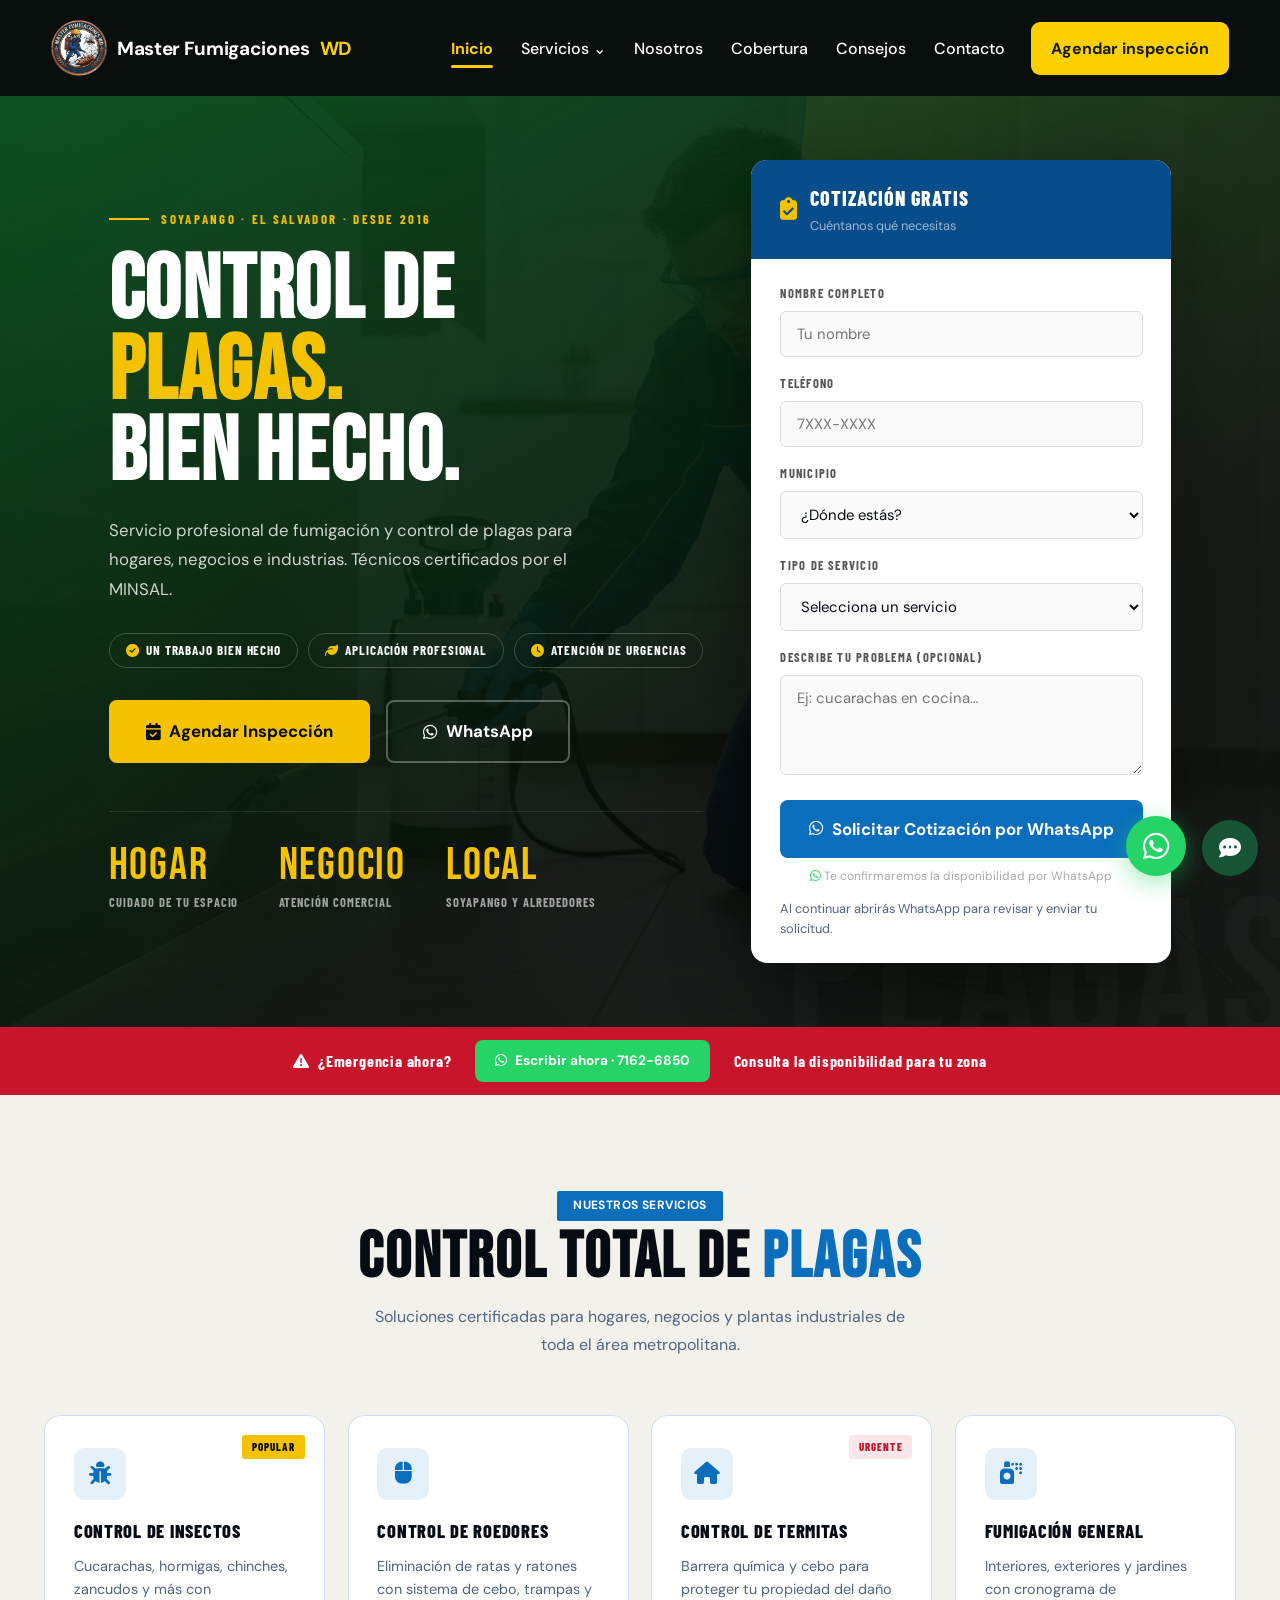
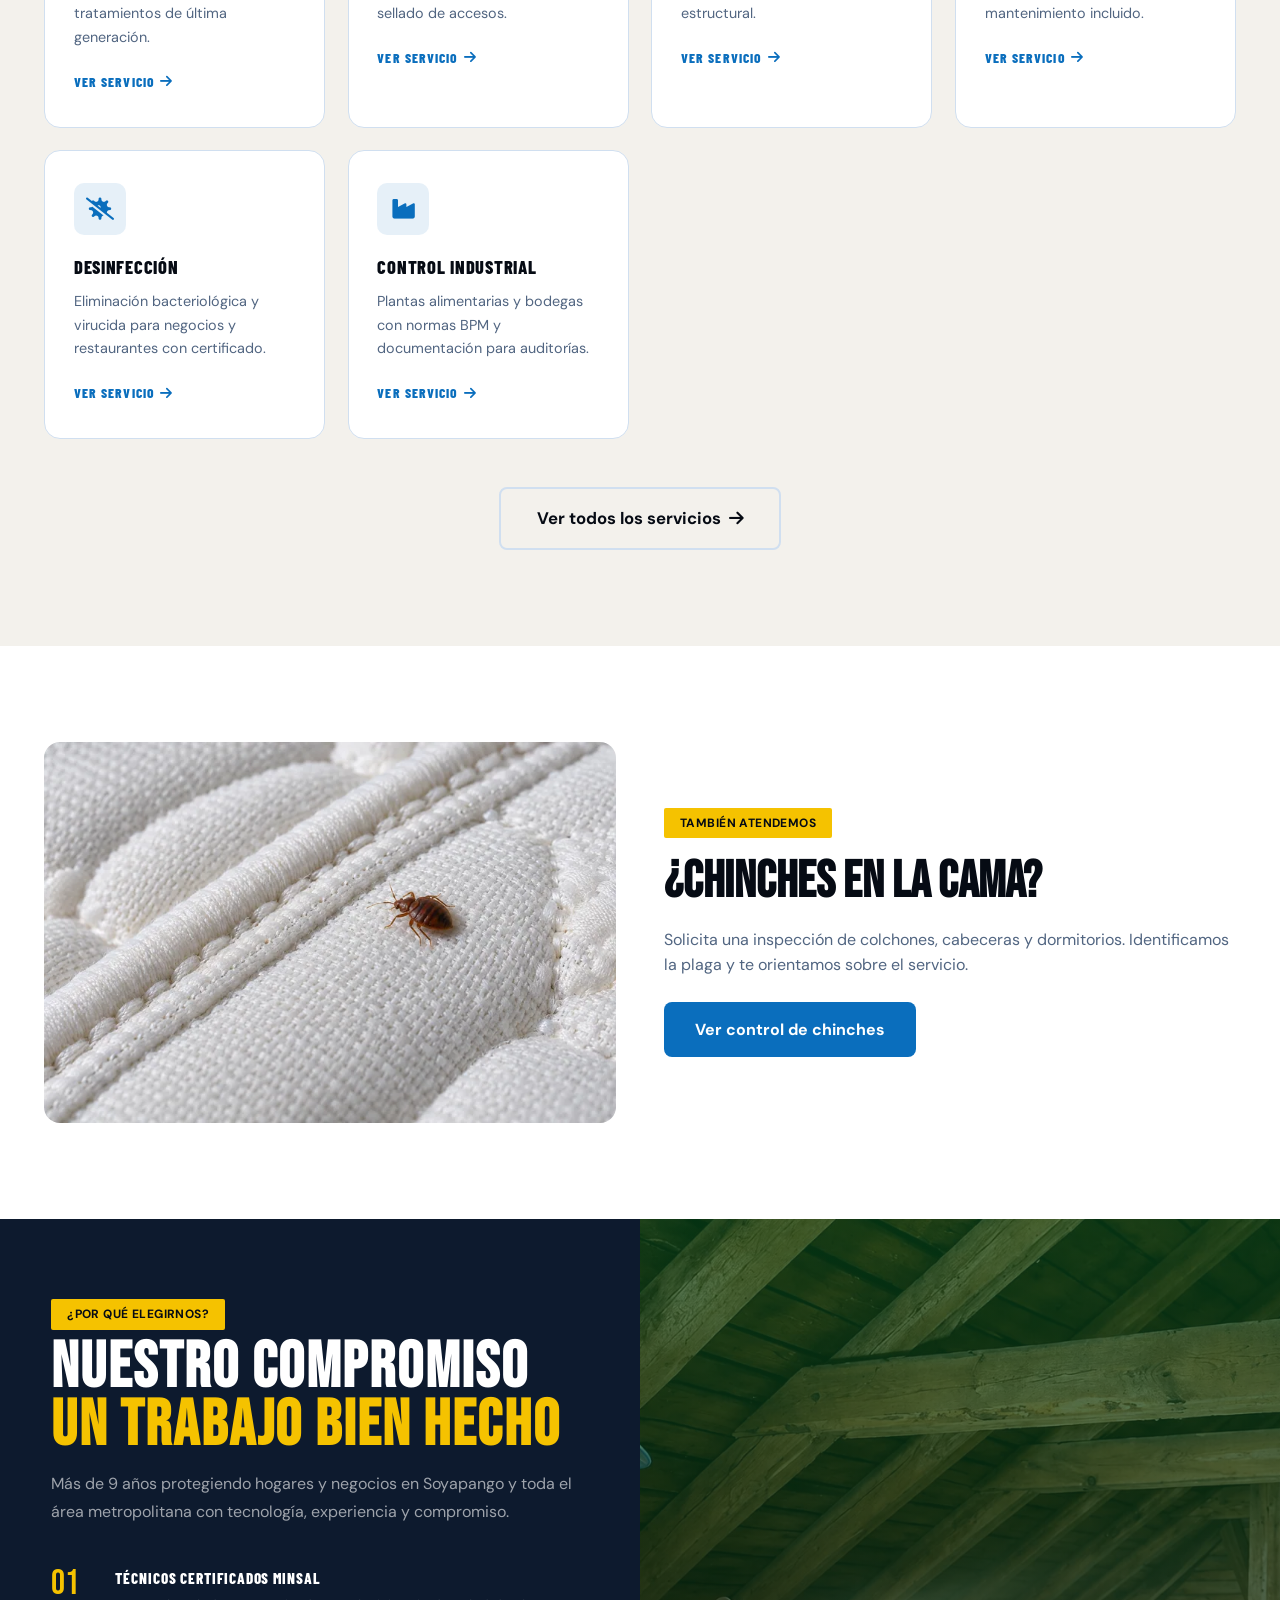
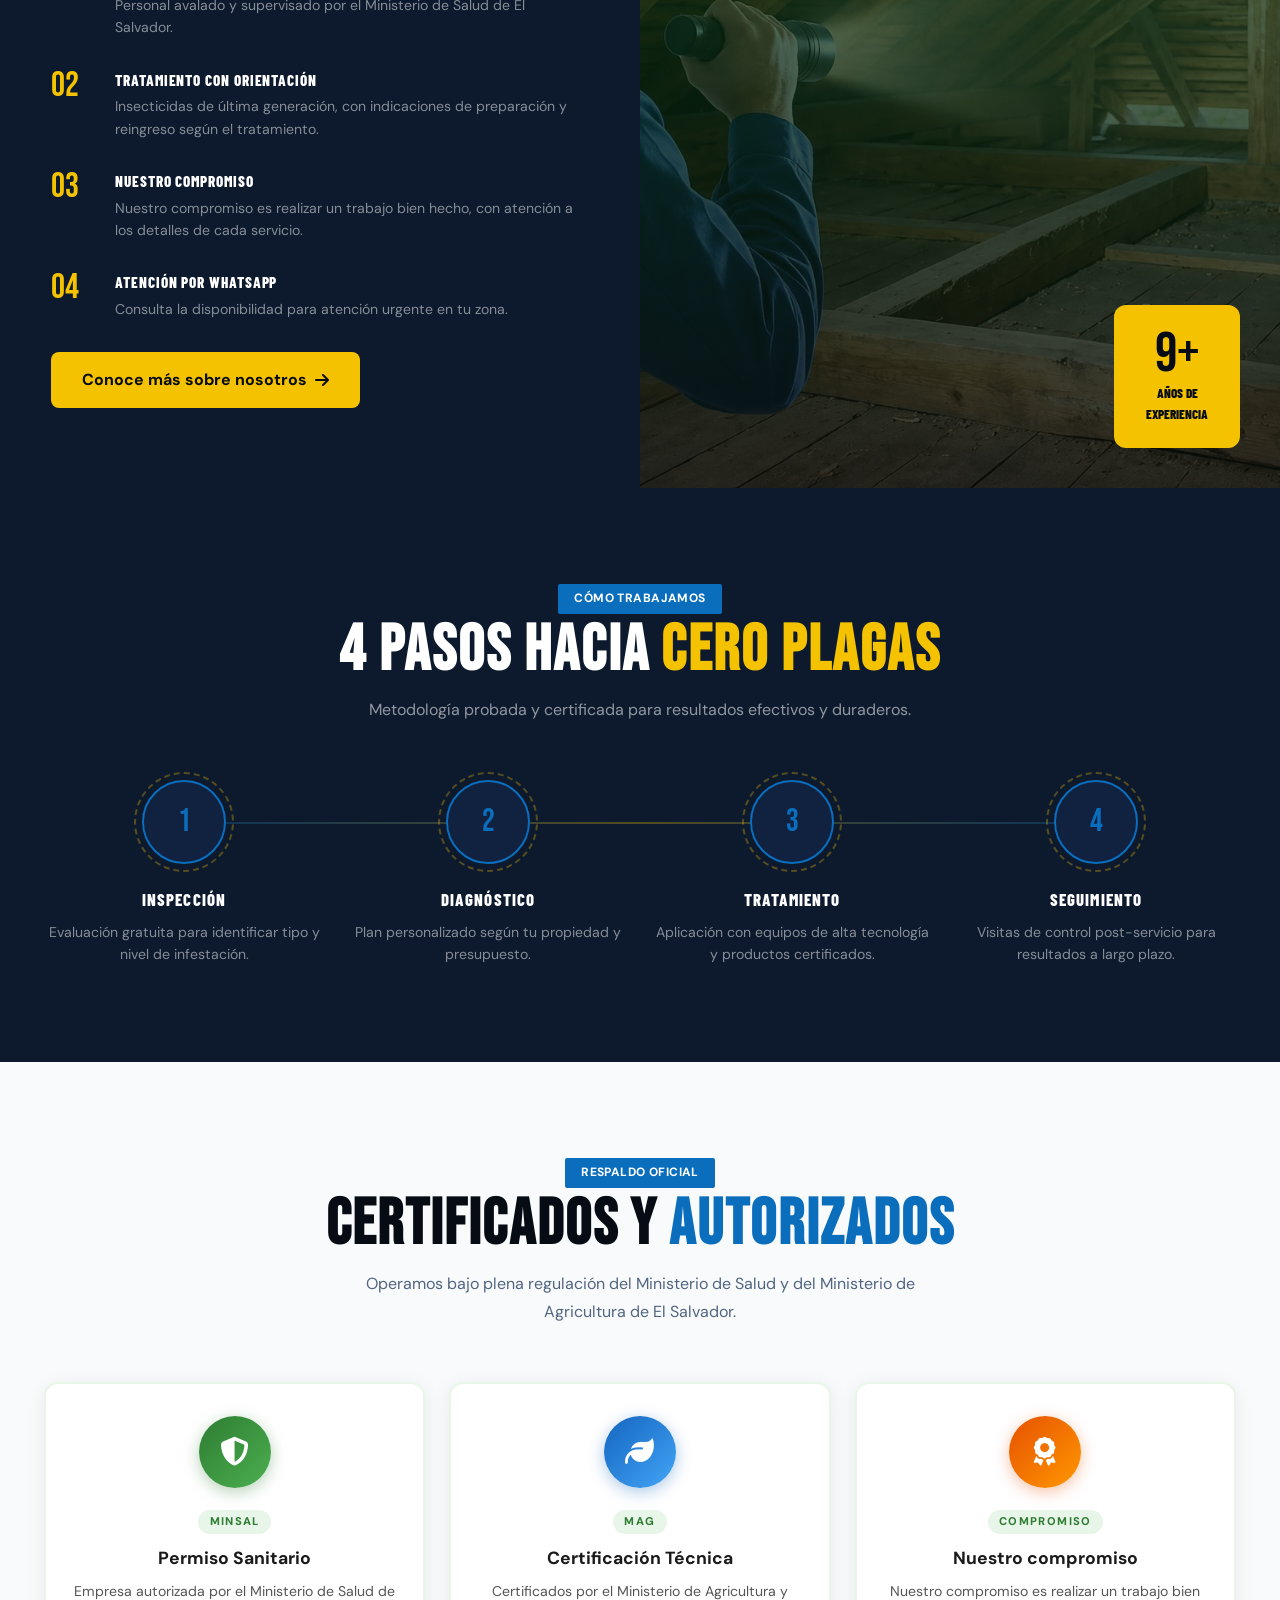
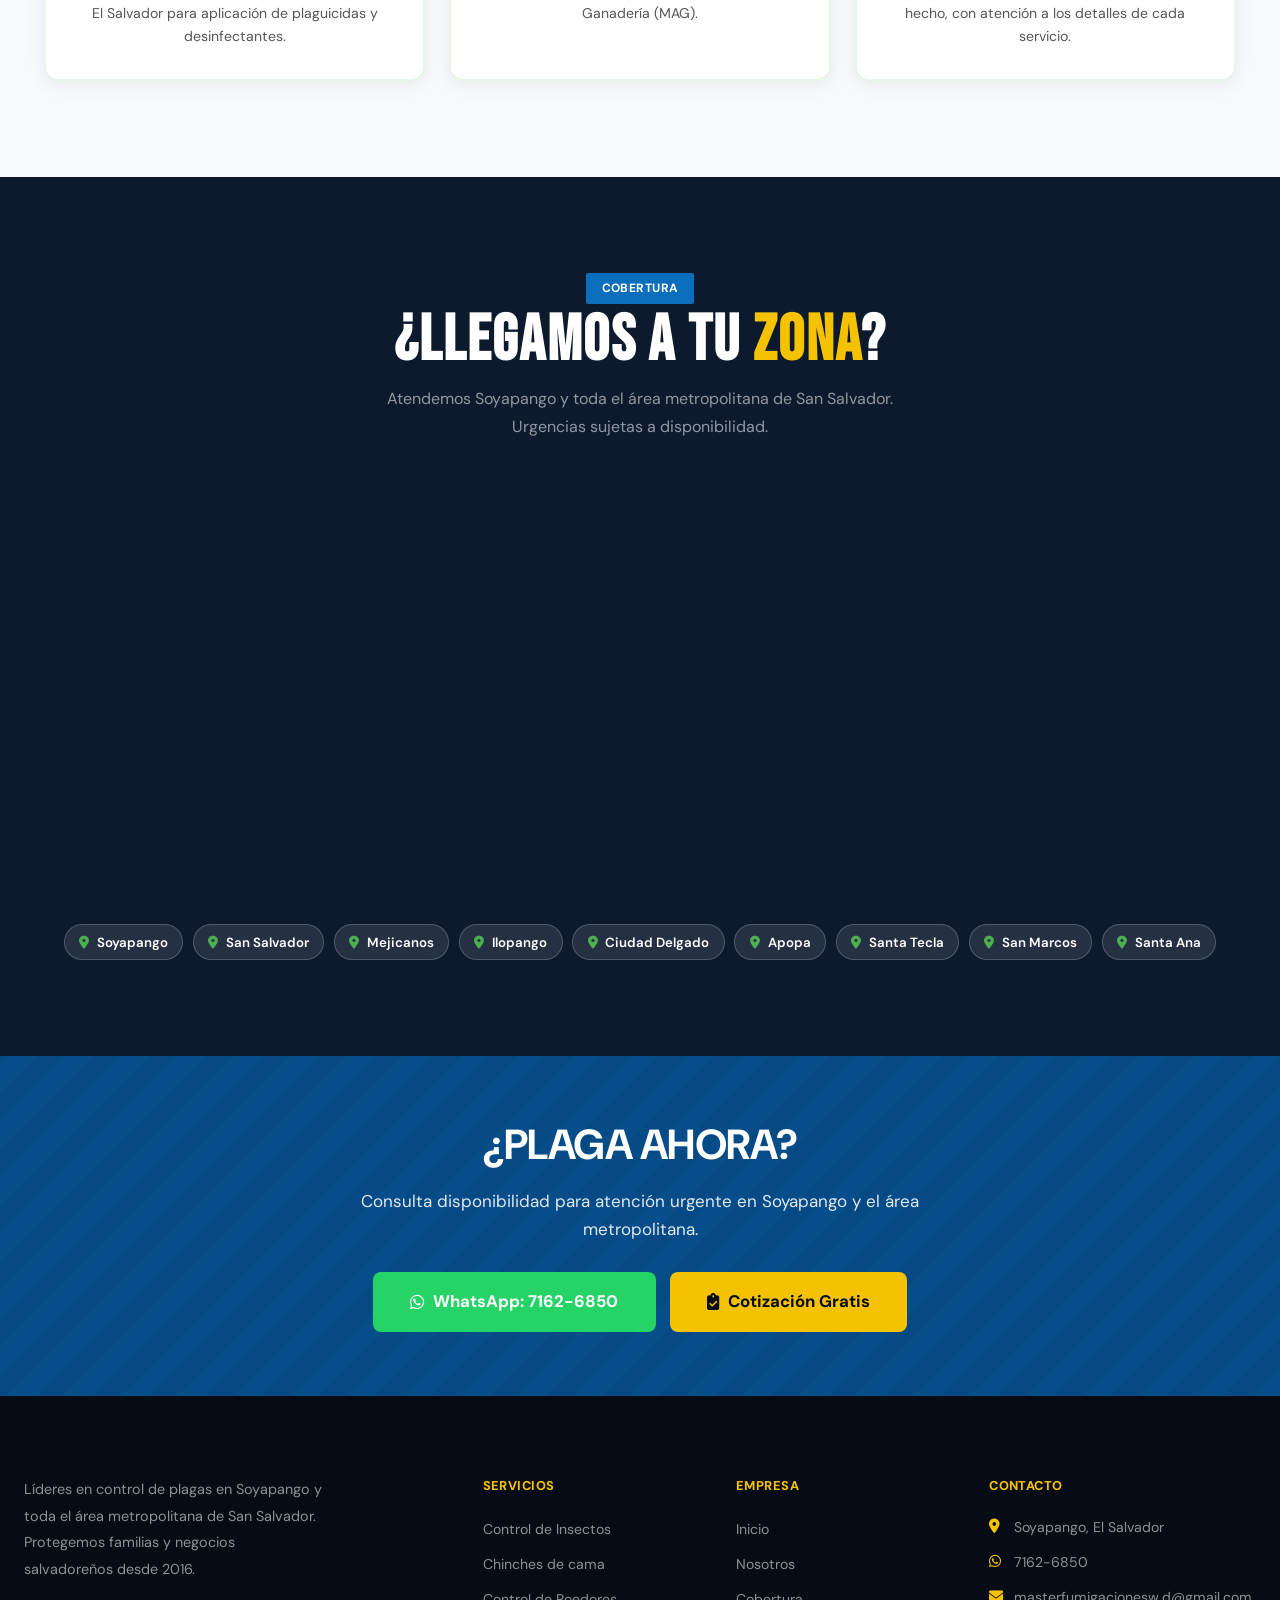
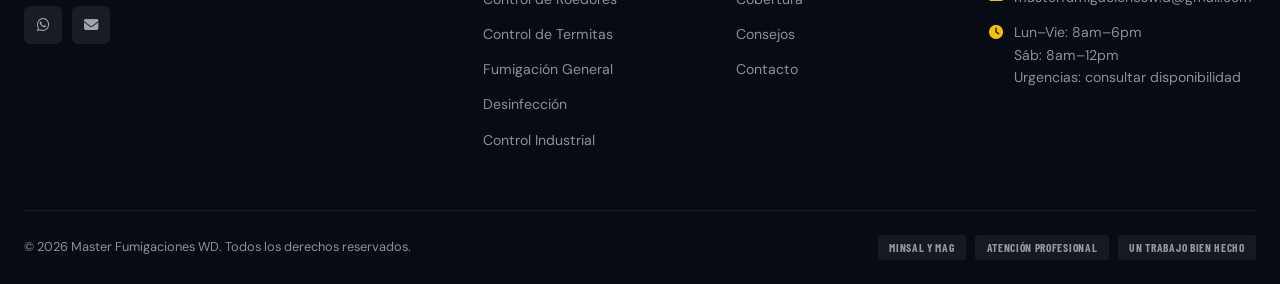
<file: index.html>
<!DOCTYPE html>
<html lang="es">
<head>
  <meta charset="UTF-8">
  <link rel="icon" type="image/x-icon" href="favicon.ico">
  <link rel="icon" type="image/png" sizes="16x16" href="icon-16.png">
  <link rel="icon" type="image/png" sizes="32x32" href="icon-32.png">
  <link rel="icon" type="image/png" sizes="192x192" href="icon-192.png">
  <link rel="icon" type="image/png" sizes="512x512" href="icon-512.png">
  <link rel="apple-touch-icon" sizes="180x180" href="icon-180.png">

  <meta name="viewport" content="width=device-width, initial-scale=1.0">
  <title>Master Fumigaciones WD | Control de Plagas Soyapango, El Salvador</title>
  <meta name="description" content="Control profesional de plagas en Soyapango, San Salvador y área metropolitana. Termitas, cucarachas, roedores. Un trabajo bien hecho. ☎ 7162-6850">
  <meta property="og:title" content="Master Fumigaciones WD – Control de Plagas Soyapango">
  <meta property="og:description" content="Técnicos certificados, compromiso con un trabajo bien hecho, atención coordinada para toda el área metropolitana de San Salvador.">
  <meta property="og:type" content="website">
  <meta property="og:url" content="https://masterfumigacioneswd.com/">
  <meta property="og:image" content="https://masterfumigacioneswd.com/icon-512.png">
  <meta property="og:image:width" content="512">
  <meta property="og:image:height" content="512">
  <meta property="og:image:alt" content="Master Fumigaciones WD – Control de Plagas Soyapango">
  <meta name="twitter:card" content="summary_large_image">
  <meta name="twitter:title" content="Master Fumigaciones WD – Control de Plagas Soyapango">
  <meta name="twitter:description" content="Técnicos certificados, compromiso con un trabajo bien hecho, atención coordinada para toda el área metropolitana de San Salvador.">
  <meta name="twitter:image" content="https://masterfumigacioneswd.com/icon-512.png">
  <link rel="canonical" href="https://masterfumigacioneswd.com/">
  <link rel="preconnect" href="https://fonts.googleapis.com"><link rel="preconnect" href="https://fonts.gstatic.com" crossorigin><link rel="stylesheet" href="https://fonts.googleapis.com/css2?family=Bebas+Neue&family=DM+Sans:wght@400;500;700&family=Barlow+Condensed:wght@500;600;700;800&display=swap"><link rel="stylesheet" href="global.css">
  <link rel="stylesheet" href="home.css">
  <link rel="stylesheet" href="https://cdnjs.cloudflare.com/ajax/libs/font-awesome/6.4.0/css/all.min.css">
  <!-- IndexNow -->
  <meta name="indexnow-key" content="89270dfc7cc04fa2903c65ad02940208">
  <!-- JSON-LD Local Business Schema -->
  <script type="application/ld+json">
  {
    "@context": "https://schema.org",
    "@type": "LocalBusiness",
    "name": "Master Fumigaciones WD",
    "image": "https://masterfumigacioneswd.com/icon-512.png",
    "url": "https://masterfumigacioneswd.com/",
    "telephone": "+50371626850",
    "email": "masterfumigacionesw.d@gmail.com",
    "address": {
      "@type": "PostalAddress",
      "addressLocality": "Soyapango",
      "addressRegion": "San Salvador",
      "addressCountry": "SV"
    },
    "geo": {
      "@type": "GeoCoordinates",
      "latitude": 13.7170,
      "longitude": -89.1590
    },
    "openingHours": ["Mo-Fr 08:00-18:00", "Sa 08:00-12:00"],
    "priceRange": "$$",
    "description": "Control profesional de plagas en Soyapango y área metropolitana de San Salvador. Certificados MINSAL y MAG.",
    "areaServed": [
      "Soyapango", "San Salvador", "Mejicanos", "Apopa", "Ilopango",
      "Ciudad Delgado", "Santa Tecla", "Antiguo Cuscatlán", "Cuscatancingo",
      "San Marcos", "Panchimalco", "Tonacatepeque"
    ],
    "hasOfferCatalog": {
      "@type": "OfferCatalog",
      "name": "Servicios de Control de Plagas",
      "itemListElement": [
        {"@type": "Offer", "itemOffered": {"@type": "Service", "name": "Fumigación de cucarachas"}},
        {"@type": "Offer", "itemOffered": {"@type": "Service", "name": "Control de roedores"}},
        {"@type": "Offer", "itemOffered": {"@type": "Service", "name": "Control de termitas"}},
        {"@type": "Offer", "itemOffered": {"@type": "Service", "name": "Desinfección general"}},
        {"@type": "Offer", "itemOffered": {"@type": "Service", "name": "Control de chinches de cama y mosquitos"}}
      ]
    },
    "sameAs": [
      "https://wa.me/50371626850"
    ]
  }
  </script>
<link rel="preload" as="image" href="img/tecnico-hogar.webp"></head>
<body>
<header class="site-header">
    <nav class="nav" aria-label="Navegación principal">
      <a href="index.html" class="nav__logo" style="gap:12px;align-items:center;">
        <img width="60" height="60" src="LOGO_MASTER.png" alt="Master Fumigaciones WD" style="height:60px;width:60px;object-fit:contain;flex-shrink:0;">
        <span style="font-family:'Bebas Neue',sans-serif;font-size:1.5rem;letter-spacing:0.08em;line-height:1;color:#fff;">MASTER FUMIGACIONES&nbsp;<em style="color:#f5c518;font-style:normal;">WD</em></span>
      </a>
      <ul class="nav__links" id="navLinks">
        <li><a href="index.html">Inicio</a></li>
        <li><a href="servicios.html">Servicios</a></li>
        <li><a href="nosotros.html">Nosotros</a></li>
        <li><a href="cobertura.html">Cobertura</a></li>
        <li><a href="blog.html">Consejos</a></li>
        <li><a href="contacto.html">Contacto</a></li>
        <li>
          <a href="https://wa.me/50371626850" target="_blank" rel="noopener noreferrer" class="btn btn--wa btn--sm">
            <i class="fab fa-whatsapp" aria-hidden="true"></i> 7162-6850
          </a>
        </li>
      </ul>
      <button class="nav__mobile-btn" id="mobileBtn" type="button" aria-expanded="false" aria-controls="navLinks" aria-label="Abrir menú">
        <i class="fas fa-bars" aria-hidden="true"></i>
      </button>
    </nav>
  </header><a class="skip-link" href="#contenido">Saltar al contenido</a><main id="contenido" tabindex="-1">

<!-- HERO -->
<section class="hero" id="inicio">
  <div class="hero__deco" aria-hidden="true">PLAGAS</div>
  <div class="hero__grid container">
    <div class="hero__content reveal">
      <div class="hero__eyebrow">
        <span class="eyebrow-line"></span>
        <span class="eyebrow-text">Soyapango · El Salvador · Desde 2016</span>
      </div>
      <h1 class="hero__h1">
        CONTROL DE<br>
        <em>PLAGAS.</em>
        BIEN HECHO.
      </h1>
      <p class="hero__sub">Servicio profesional de fumigación y control de plagas para hogares, negocios e industrias. Técnicos certificados por el MINSAL.</p>
      <div class="hero__pills">
        <span class="pill"><i class="fas fa-check-circle"></i> Un trabajo bien hecho</span>
        <span class="pill"><i class="fas fa-leaf"></i> Aplicación profesional</span>
        <span class="pill"><i class="fas fa-clock"></i> Atención de urgencias</span>
      </div>
      <div class="hero__btns">
        <a href="contacto.html" class="btn btn--yellow btn--lg"><i class="fas fa-calendar-check"></i> Agendar Inspección</a>
        <a href="https://wa.me/50371626850" target="_blank" rel="noopener noreferrer" class="btn btn--outline btn--lg"><i class="fab fa-whatsapp"></i> WhatsApp</a>
      </div>
      <div class="hero__counters"><div class="counter"><span class="counter__n">Hogar</span><span class="counter__l">Cuidado de tu espacio</span></div><div class="counter"><span class="counter__n">Negocio</span><span class="counter__l">Atención comercial</span></div><div class="counter"><span class="counter__n">Local</span><span class="counter__l">Soyapango y alrededores</span></div></div>
    </div>

    <!-- Quote form -->
    <div class="quote-box reveal">
      <div class="quote-box__top">
        <i class="fas fa-clipboard-check"></i>
        <div>
          <h3>Cotización Gratis</h3>
          <p>Cuéntanos qué necesitas</p>
        </div>
      </div>
      <form class="quote-box__form" id="quoteForm" action="https://wa.me/50371626850" method="get">
        <div class="form-field">
          <label for="name">Nombre completo</label>
          <input type="text" id="name" autocomplete="name" maxlength="100" name="name" required placeholder="Tu nombre">
        </div>
        <div class="form-field">
          <label for="phone">Teléfono</label>
          <input type="tel" id="phone" autocomplete="tel" inputmode="tel" name="phone" required placeholder="7XXX-XXXX">
        </div>
        <div class="form-field">
          <label for="zona">Municipio</label>
          <select id="zona" name="zona" required>
            <option value="">¿Dónde estás?</option>
            <optgroup label="── San Salvador">
              <option value="Soyapango">Soyapango</option>
              <option value="San Salvador">San Salvador</option>
              <option value="Mejicanos">Mejicanos</option>
              <option value="Apopa">Apopa</option>
              <option value="Ilopango">Ilopango</option>
              <option value="Ciudad Delgado">Ciudad Delgado</option>
              <option value="San Marcos">San Marcos</option>
              <option value="Santa Tecla (Nueva San Salvador)">Santa Tecla</option>
              <option value="Antiguo Cuscatlán">Antiguo Cuscatlán</option>
              <option value="Cuscatancingo">Cuscatancingo</option>
              <option value="San Martín">San Martín</option>
              <option value="Panchimalco">Panchimalco</option>
              <option value="Rosario de Mora">Rosario de Mora</option>
              <option value="Santo Tomás">Santo Tomás</option>
              <option value="Santiago Texacuangos">Santiago Texacuangos</option>
              <option value="San Francisco Chinameca">San Francisco Chinameca</option>
              <option value="Tonacatepeque">Tonacatepeque</option>
              <option value="Guazapa">Guazapa</option>
              <option value="Aguilares">Aguilares</option>
            </optgroup>
            <optgroup label="── La Libertad">
              <option value="Santa Tecla">Santa Tecla</option>
              <option value="Colón">Colón</option>
              <option value="Ciudad Arce">Ciudad Arce</option>
              <option value="Quezaltepeque">Quezaltepeque</option>
              <option value="Zaragoza">Zaragoza</option>
              <option value="San Juan Opico">San Juan Opico</option>
              <option value="Lourdes">Lourdes</option>
              <option value="La Libertad">La Libertad</option>
            </optgroup>
            <optgroup label="── La Paz">
              <option value="Zacatecoluca">Zacatecoluca</option>
              <option value="San Luis Talpa">San Luis Talpa</option>
              <option value="El Rosario">El Rosario</option>
              <option value="Olocuilta">Olocuilta</option>
              <option value="San Pedro Masahuat">San Pedro Masahuat</option>
            </optgroup>
            <optgroup label="── Cuscatlán">
              <option value="Cojutepeque">Cojutepeque</option>
              <option value="Suchitoto">Suchitoto</option>
              <option value="San Pedro Perulapán">San Pedro Perulapán</option>
            </optgroup>
            <optgroup label="── Santa Ana">
              <option value="Santa Ana">Santa Ana</option>
              <option value="Chalchuapa">Chalchuapa</option>
              <option value="Metapán">Metapán</option>
            </optgroup>
            <optgroup label="── Sonsonate">
              <option value="Sonsonate">Sonsonate</option>
              <option value="Acajutla">Acajutla</option>
              <option value="Izalco">Izalco</option>
              <option value="Nahuizalco">Nahuizalco</option>
            </optgroup>
            <optgroup label="── San Miguel">
              <option value="San Miguel">San Miguel</option>
              <option value="Moncagua">Moncagua</option>
              <option value="Chinameca">Chinameca</option>
            </optgroup>
            <optgroup label="── Usulután">
              <option value="Usulután">Usulután</option>
              <option value="Santiago de María">Santiago de María</option>
              <option value="Jiquilisco">Jiquilisco</option>
            </optgroup>
            <optgroup label="── La Unión">
              <option value="La Unión">La Unión</option>
              <option value="Santa Rosa de Lima">Santa Rosa de Lima</option>
            </optgroup>
            <optgroup label="── Chalatenango">
              <option value="Chalatenango">Chalatenango</option>
              <option value="La Palma">La Palma</option>
            </optgroup>
            <optgroup label="── Cabañas">
              <option value="Sensuntepeque">Sensuntepeque</option>
              <option value="Ilobasco">Ilobasco</option>
            </optgroup>
            <optgroup label="── Morazán">
              <option value="San Francisco Gotera">San Francisco Gotera</option>
              <option value="Perquín">Perquín</option>
            </optgroup>
            <optgroup label="── Ahuachapán">
              <option value="Ahuachapán">Ahuachapán</option>
              <option value="Atiquizaya">Atiquizaya</option>
            </optgroup>
            <optgroup label="── San Vicente">
              <option value="San Vicente">San Vicente</option>
              <option value="Zacatecoluca">Zacatecoluca</option>
            </optgroup>
            <option value="Otro municipio">Otro municipio</option>
          </select>
        </div>
        <div class="form-field">
          <label for="service">Tipo de servicio</label>
          <select id="service" name="service" required>
            <option value="">Selecciona un servicio</option>
            <option value="Control de Insectos">Control de Insectos</option>
            <option value="Control de Roedores">Control de Roedores</option>
            <option value="Chinches de cama">Chinches de cama / talajes</option><option value="Control de Termitas">Control de Termitas</option>
            <option value="Fumigación General">Fumigación General</option>
            <option value="Desinfección">Desinfección</option>
            <option value="Control Industrial">Control Industrial</option>
          </select>
        </div>
        <div class="form-field">
          <label for="message">Describe tu problema (opcional)</label>
          <textarea id="message" name="message" maxlength="1500" rows="2" placeholder="Ej: cucarachas en cocina…"></textarea>
        </div>
        <div id="form-error" role="status" aria-live="polite" style="display:none;color:#e53935;font-size:.85rem;margin-bottom:.5rem;text-align:center;font-weight:600;"></div>
        <button type="submit" class="btn btn--primary btn--full btn--lg">
          <i class="fab fa-whatsapp"></i> Solicitar Cotización por WhatsApp
        </button>
        <p style="text-align:center;font-size:.75rem;color:#aaa;margin-top:.6rem;">
          <i class="fab fa-whatsapp" style="color:#25d366;"></i> Te confirmaremos la disponibilidad por WhatsApp
        </p>
<p class="privacy-note">Al continuar abrirás WhatsApp para revisar y enviar tu solicitud.</p></form>

      
    </div>
  </div>
</section>

<!-- URGENCY STRIP -->
<div class="urgency-strip">
  <p><i class="fas fa-exclamation-triangle"></i> ¿Emergencia ahora?</p>
  <a href="https://wa.me/50371626850" target="_blank" rel="noopener noreferrer"
     class="btn btn--wa btn--sm"><i class="fab fa-whatsapp"></i> Escribir ahora · 7162-6850</a>
  <p>Consulta la disponibilidad para tu zona</p>
</div>

<!-- SERVICES PREVIEW -->
<section class="sec" id="servicios">
  <div class="container">
    <div class="sec-head sec-head--center reveal">
      <span class="tag tag--green">Nuestros Servicios</span>
      <h2 class="sec-head__title">Control total de <span>plagas</span></h2>
      <p class="sec-head__sub">Soluciones certificadas para hogares, negocios y plantas industriales de toda el área metropolitana.</p>
    </div>
    <div class="svc-grid">
      <a href="servicios.html#insectos" class="svc-card reveal">
        <span class="svc-card__badge popular">Popular</span>
        <div class="svc-card__icon"><i class="fas fa-bug"></i></div>
        <h3>Control de Insectos</h3>
        <p>Cucarachas, hormigas, chinches, zancudos y más con tratamientos de última generación.</p>
        <span class="svc-card__link">Ver servicio <i class="fas fa-arrow-right"></i></span>
      </a>
      <a href="servicios.html#roedores" class="svc-card reveal">
        <div class="svc-card__icon"><i class="fas fa-mouse"></i></div>
        <h3>Control de Roedores</h3>
        <p>Eliminación de ratas y ratones con sistema de cebo, trampas y sellado de accesos.</p>
        <span class="svc-card__link">Ver servicio <i class="fas fa-arrow-right"></i></span>
      </a>
      <a href="servicios.html#termitas" class="svc-card reveal">
        <span class="svc-card__badge urgent">Urgente</span>
        <div class="svc-card__icon"><i class="fas fa-home"></i></div>
        <h3>Control de Termitas</h3>
        <p>Barrera química y cebo para proteger tu propiedad del daño estructural.</p>
        <span class="svc-card__link">Ver servicio <i class="fas fa-arrow-right"></i></span>
      </a>
      <a href="servicios.html#fumigacion" class="svc-card reveal">
        <div class="svc-card__icon"><i class="fas fa-spray-can"></i></div>
        <h3>Fumigación General</h3>
        <p>Interiores, exteriores y jardines con cronograma de mantenimiento incluido.</p>
        <span class="svc-card__link">Ver servicio <i class="fas fa-arrow-right"></i></span>
      </a>
      <a href="servicios.html#desinfeccion" class="svc-card reveal">
        <div class="svc-card__icon"><i class="fas fa-virus-slash"></i></div>
        <h3>Desinfección</h3>
        <p>Eliminación bacteriológica y virucida para negocios y restaurantes con certificado.</p>
        <span class="svc-card__link">Ver servicio <i class="fas fa-arrow-right"></i></span>
      </a>
      <a href="servicios.html#industrial" class="svc-card reveal">
        <div class="svc-card__icon"><i class="fas fa-industry"></i></div>
        <h3>Control Industrial</h3>
        <p>Plantas alimentarias y bodegas con normas BPM y documentación para auditorías.</p>
        <span class="svc-card__link">Ver servicio <i class="fas fa-arrow-right"></i></span>
      </a>
    </div>
    <div style="text-align:center;margin-top:3rem;" class="reveal">
      <a href="servicios.html" class="btn btn--outline-dark btn--lg">Ver todos los servicios <i class="fas fa-arrow-right"></i></a>
    </div>
  </div>
</section>

<section class="sec bedbug-feature"><div class="container bedbug-feature__grid"><img width="1536" height="1024" loading="lazy" decoding="async" srcset="img/chinches-cama-768.webp 768w, img/chinches-cama.webp 1536w" sizes="(max-width: 760px) 100vw, 50vw" src="img/chinches-cama.webp" alt="Chinche de cama en la costura de un colchón"><div><span class="tag tag--yellow">También atendemos</span><h2>¿Chinches en la cama?</h2><p>Solicita una inspección de colchones, cabeceras y dormitorios. Identificamos la plaga y te orientamos sobre el servicio.</p><a class="btn btn--primary" href="servicios.html#chinches">Ver control de chinches</a></div></div></section>
<!-- WHY US SPLIT -->
<section class="why">
  <div class="why__left">
    <div class="reveal">
      <span class="tag tag--yellow">¿Por qué elegirnos?</span>
      <h2 class="sec-head__title sec-head__title--light" style="margin:.6rem 0 1rem;">NUESTRO COMPROMISO<br><span>UN TRABAJO BIEN HECHO</span></h2>
      <p style="color:rgba(255,255,255,.6);margin-bottom:2.5rem;line-height:1.75;">Más de 9 años protegiendo hogares y negocios en Soyapango y toda el área metropolitana con tecnología, experiencia y compromiso.</p>
      <div class="feat"><span class="feat__n">01</span><div><h4>Técnicos Certificados MINSAL</h4><p>Personal avalado y supervisado por el Ministerio de Salud de El Salvador.</p></div></div>
      <div class="feat"><span class="feat__n">02</span><div><h4>Tratamiento con orientación</h4><p>Insecticidas de última generación, con indicaciones de preparación y reingreso según el tratamiento.</p></div></div>
      <div class="feat"><span class="feat__n">03</span><div><h4>Nuestro compromiso</h4><p>Nuestro compromiso es realizar un trabajo bien hecho, con atención a los detalles de cada servicio.</p></div></div>
      <div class="feat"><span class="feat__n">04</span><div><h4>Atención por WhatsApp</h4><p>Consulta la disponibilidad para atención urgente en tu zona.</p></div></div>
      <div style="margin-top:2rem;">
        <a href="nosotros.html" class="btn btn--yellow">Conoce más sobre nosotros <i class="fas fa-arrow-right"></i></a>
      </div>
    </div>
  </div>
  <div class="why__right">
    <div class="exp-bubble">
      <div class="exp-bubble__big">9+</div>
      <div class="exp-bubble__sm">Años de<br>Experiencia</div>
    </div>
  </div>
</section>

<!-- PROCESS -->
<section class="sec sec--charcoal">
  <div class="container">
    <div class="sec-head sec-head--center reveal">
      <span class="tag tag--green">Cómo trabajamos</span>
      <h2 class="sec-head__title sec-head__title--light">4 pasos hacia <span>cero plagas</span></h2>
      <p class="sec-head__sub sec-head__sub--light">Metodología probada y certificada para resultados efectivos y duraderos.</p>
    </div>
    <div class="process-steps">
      <div class="process-step reveal"><div class="process-step__circle">1<span class="ring"></span></div><h3>Inspección</h3><p>Evaluación gratuita para identificar tipo y nivel de infestación.</p></div>
      <div class="process-step reveal"><div class="process-step__circle">2<span class="ring"></span></div><h3>Diagnóstico</h3><p>Plan personalizado según tu propiedad y presupuesto.</p></div>
      <div class="process-step reveal"><div class="process-step__circle">3<span class="ring"></span></div><h3>Tratamiento</h3><p>Aplicación con equipos de alta tecnología y productos certificados.</p></div>
      <div class="process-step reveal"><div class="process-step__circle">4<span class="ring"></span></div><h3>Seguimiento</h3><p>Visitas de control post-servicio para resultados a largo plazo.</p></div>
    </div>
  </div>
</section>

<!-- CERTIFICACIONES Y CONFIANZA -->
<section class="sec sec--white certif-sec">
  <div class="container">
    <div class="sec-head sec-head--center reveal">
      <span class="tag tag--green">Respaldo Oficial</span>
      <h2 class="sec-head__title">Certificados y <span>autorizados</span></h2>
      <p class="sec-head__sub">Operamos bajo plena regulación del Ministerio de Salud y del Ministerio de Agricultura de El Salvador.</p>
    </div>
    <div class="certif-grid reveal">
      <div class="certif-card">
        <div class="certif-card__seal">
          <i class="fas fa-shield-alt"></i>
        </div>
        <div class="certif-card__body">
          <span class="certif-card__org">MINSAL</span>
          <h4>Permiso Sanitario</h4>
          <p>Empresa autorizada por el Ministerio de Salud de El Salvador para aplicación de plaguicidas y desinfectantes.</p>
        </div>
      </div>
      <div class="certif-card">
        <div class="certif-card__seal certif-card__seal--mag">
          <i class="fas fa-leaf"></i>
        </div>
        <div class="certif-card__body">
          <span class="certif-card__org">MAG</span>
          <h4>Certificación Técnica</h4>
          <p>Certificados por el Ministerio de Agricultura y Ganadería (MAG).</p>
        </div>
      </div>
      <div class="certif-card">
        <div class="certif-card__seal certif-card__seal--years">
          <i class="fas fa-award"></i>
        </div>
        <div class="certif-card__body">
          <span class="certif-card__org">COMPROMISO</span>
          <h4>Nuestro compromiso</h4>
          <p>Nuestro compromiso es realizar un trabajo bien hecho, con atención a los detalles de cada servicio.</p>
        </div>
      </div>
    </div>
  </div>
</section>

<!-- MAPA DE COBERTURA -->
<section class="sec sec--charcoal">
  <div class="container">
    <div class="sec-head sec-head--center reveal">
      <span class="tag tag--green">Cobertura</span>
      <h2 class="sec-head__title sec-head__title--light">¿Llegamos a tu <span>zona</span>?</h2>
      <p class="sec-head__sub sec-head__sub--light">Atendemos Soyapango y toda el área metropolitana de San Salvador. Urgencias sujetas a disponibilidad.</p>
    </div>
    <div class="map-wrap reveal">
      <iframe title="Mapa de la zona de Soyapango"         src="https://www.google.com/maps/embed?pb=!1m14!1m8!1m3!1d30780.74!2d-89.1373!3d13.7174!3m2!1i1024!2i768!4f13.1!3m3!1m2!1s0x8f63303b1b5df8e1%3A0x6b3c0b58d54e5b5d!2sSoyapango%2C%20El%20Salvador!5e0!3m2!1ses!2ssv!4v1700000000000"
        width="100%" height="400" style="border:0;border-radius:12px;" allowfullscreen="" loading="lazy"
        referrerpolicy="no-referrer-when-downgrade" title="Zona de cobertura Master Fumigaciones WD – Soyapango y área metropolitana">
      </iframe>
      <div class="map-badges">
        <span class="map-badge"><i class="fas fa-map-marker-alt"></i> Soyapango</span>
        <span class="map-badge"><i class="fas fa-map-marker-alt"></i> San Salvador</span>
        <span class="map-badge"><i class="fas fa-map-marker-alt"></i> Mejicanos</span>
        <span class="map-badge"><i class="fas fa-map-marker-alt"></i> Ilopango</span>
        <span class="map-badge"><i class="fas fa-map-marker-alt"></i> Ciudad Delgado</span>
        <span class="map-badge"><i class="fas fa-map-marker-alt"></i> Apopa</span>
        <span class="map-badge"><i class="fas fa-map-marker-alt"></i> Santa Tecla</span>
        <span class="map-badge"><i class="fas fa-map-marker-alt"></i> San Marcos</span>
        <span class="map-badge"><i class="fas fa-map-marker-alt"></i> Santa Ana</span>
      </div>
    </div>
  </div>
</section>

<!-- CTA BAND -->
<section class="cta-band">
  <div class="cta-band__inner reveal">
    <h2>¿PLAGA AHORA?</h2>
    <p>Consulta disponibilidad para atención urgente en Soyapango y el área metropolitana.</p>
    <div class="cta-band__btns">
      <a href="https://wa.me/50371626850" target="_blank" rel="noopener noreferrer"
         class="btn btn--wa btn--lg"><i class="fab fa-whatsapp"></i> WhatsApp: 7162-6850</a>
      <a href="contacto.html" class="btn btn--yellow btn--lg"><i class="fas fa-clipboard-check"></i> Cotización Gratis</a>
    </div>
  </div>
</section>

</main><footer class="site-footer">
    <div class="footer__grid">
      <div class="footer__brand">

        <p>Líderes en control de plagas en Soyapango y toda el área metropolitana de San Salvador. Protegemos familias y negocios salvadoreños desde 2016.</p>
        <div class="socials">
          <a href="https://wa.me/50371626850" target="_blank" rel="noopener noreferrer" aria-label="WhatsApp"><i class="fab fa-whatsapp"></i></a>
          <a href="mailto:masterfumigacionesw.d@gmail.com" aria-label="Email"><i class="fas fa-envelope"></i></a>
        </div>
      </div>
      <div class="footer__col">
        <h4>Servicios</h4>
        <ul>
          <li><a href="servicios.html#insectos">Control de Insectos</a></li>
          <li><a href="servicios.html#chinches">Chinches de cama</a></li><li><a href="servicios.html#roedores">Control de Roedores</a></li>
          <li><a href="servicios.html#termitas">Control de Termitas</a></li>
          <li><a href="servicios.html#fumigacion">Fumigación General</a></li>
          <li><a href="servicios.html#desinfeccion">Desinfección</a></li>
          <li><a href="servicios.html#industrial">Control Industrial</a></li>
        </ul>
      </div>
      <div class="footer__col">
        <h4>Empresa</h4>
        <ul>
          <li><a href="index.html">Inicio</a></li>
          <li><a href="nosotros.html">Nosotros</a></li>
          <li><a href="cobertura.html">Cobertura</a></li>
          <li><a href="blog.html">Consejos</a></li>
          <li><a href="contacto.html">Contacto</a></li>
        </ul>
      </div>
      <div class="footer__col">
        <h4>Contacto</h4>
        <div class="footer__contact-item"><i class="fas fa-map-marker-alt"></i><span>Soyapango, El Salvador</span></div>
        <div class="footer__contact-item"><i class="fab fa-whatsapp"></i><span>7162-6850</span></div>
        <div class="footer__contact-item"><i class="fas fa-envelope"></i><span>masterfumigacionesw.d@gmail.com</span></div>
        <div class="footer__contact-item"><i class="fas fa-clock"></i><span>Lun–Vie: 8am–6pm<br>Sáb: 8am–12pm<br>Urgencias: consultar disponibilidad</span></div>
      </div>
    </div>
    <div class="footer__bottom">
      <p>&copy; <span id="footerYear">2026</span> Master Fumigaciones WD. Todos los derechos reservados.</p>
      <div class="footer__certs">
        <span class="footer__cert">MINSAL y MAG</span>
        <span class="footer__cert">Atención profesional</span>
        <span class="footer__cert">Un trabajo bien hecho</span>
      </div>
    </div>
  </footer><a href="https://wa.me/50371626850" class="wa-float" target="_blank" rel="noopener noreferrer" aria-label="Consultar por WhatsApp"><i class="fab fa-whatsapp" aria-hidden="true"></i></a><script src="main.js" defer></script>

<script src="chatbot.js?v=20261023" defer></script>
</body>
</html>
</file>
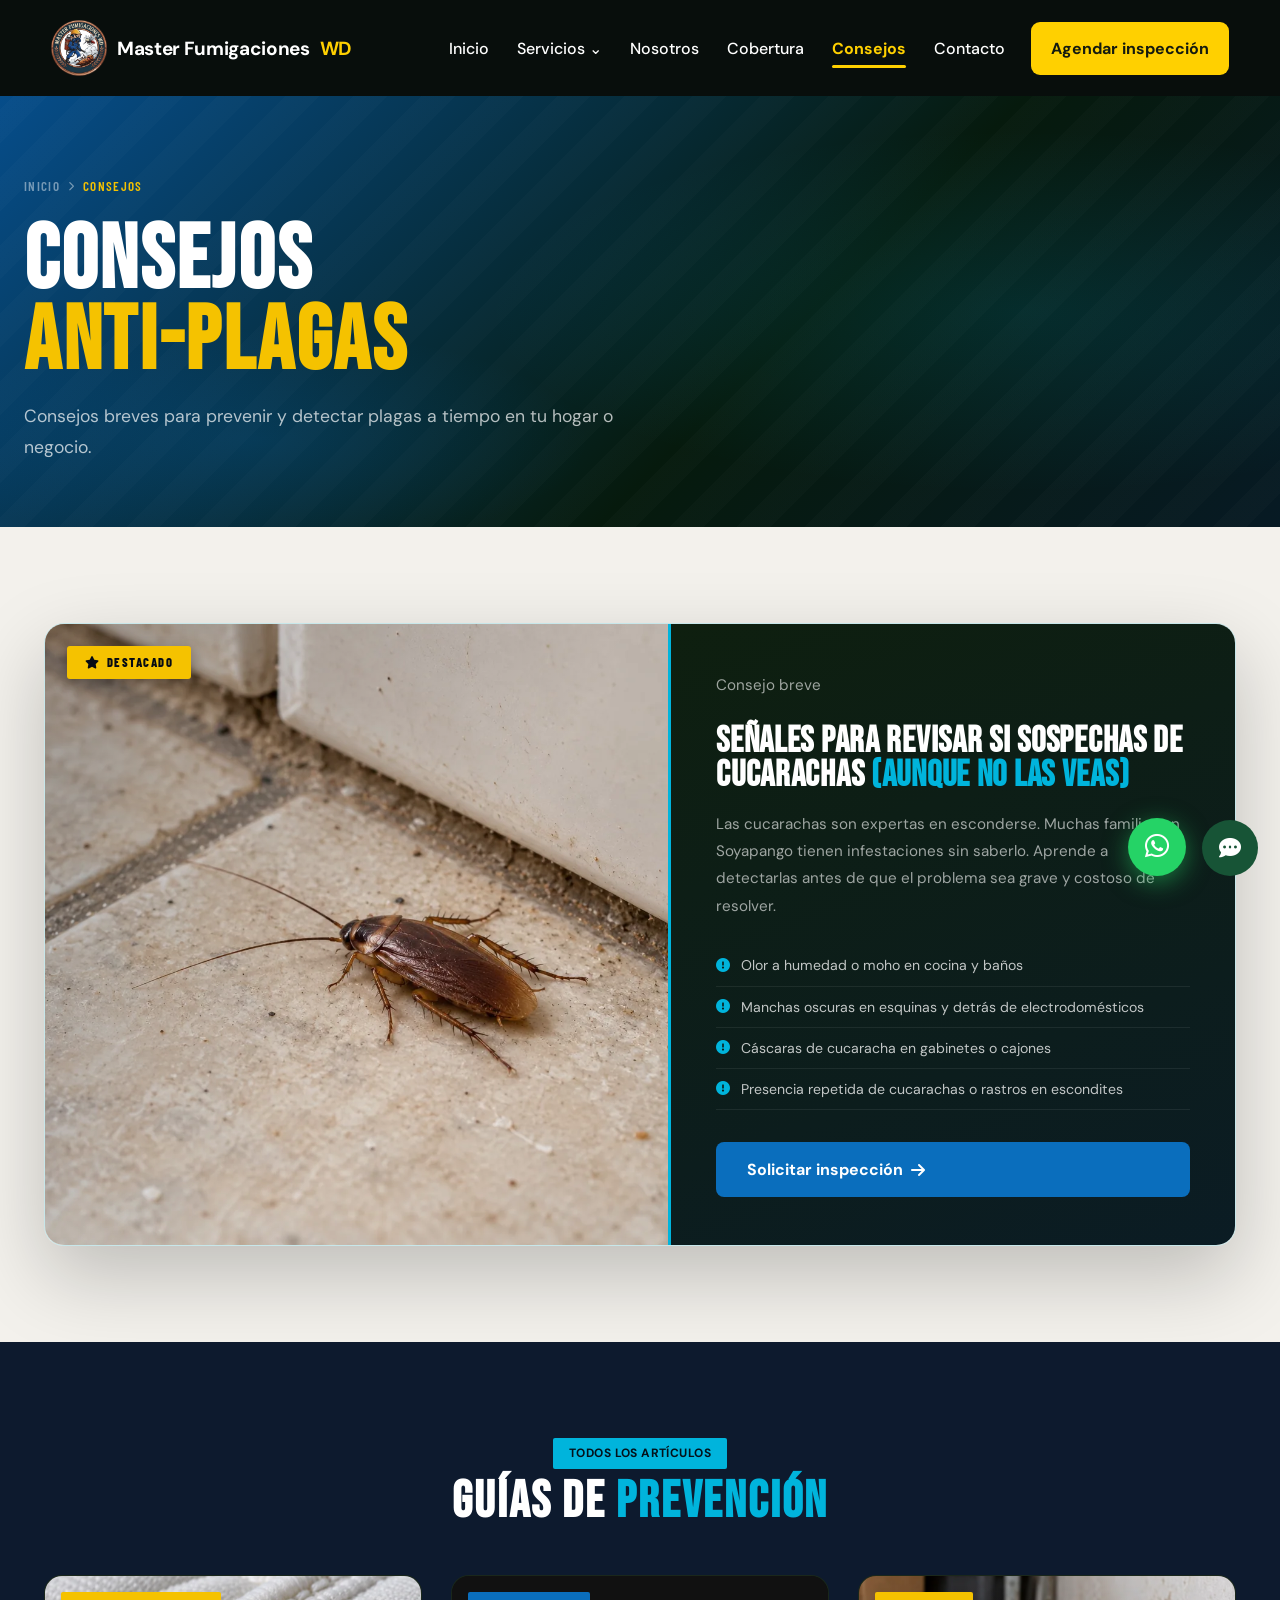
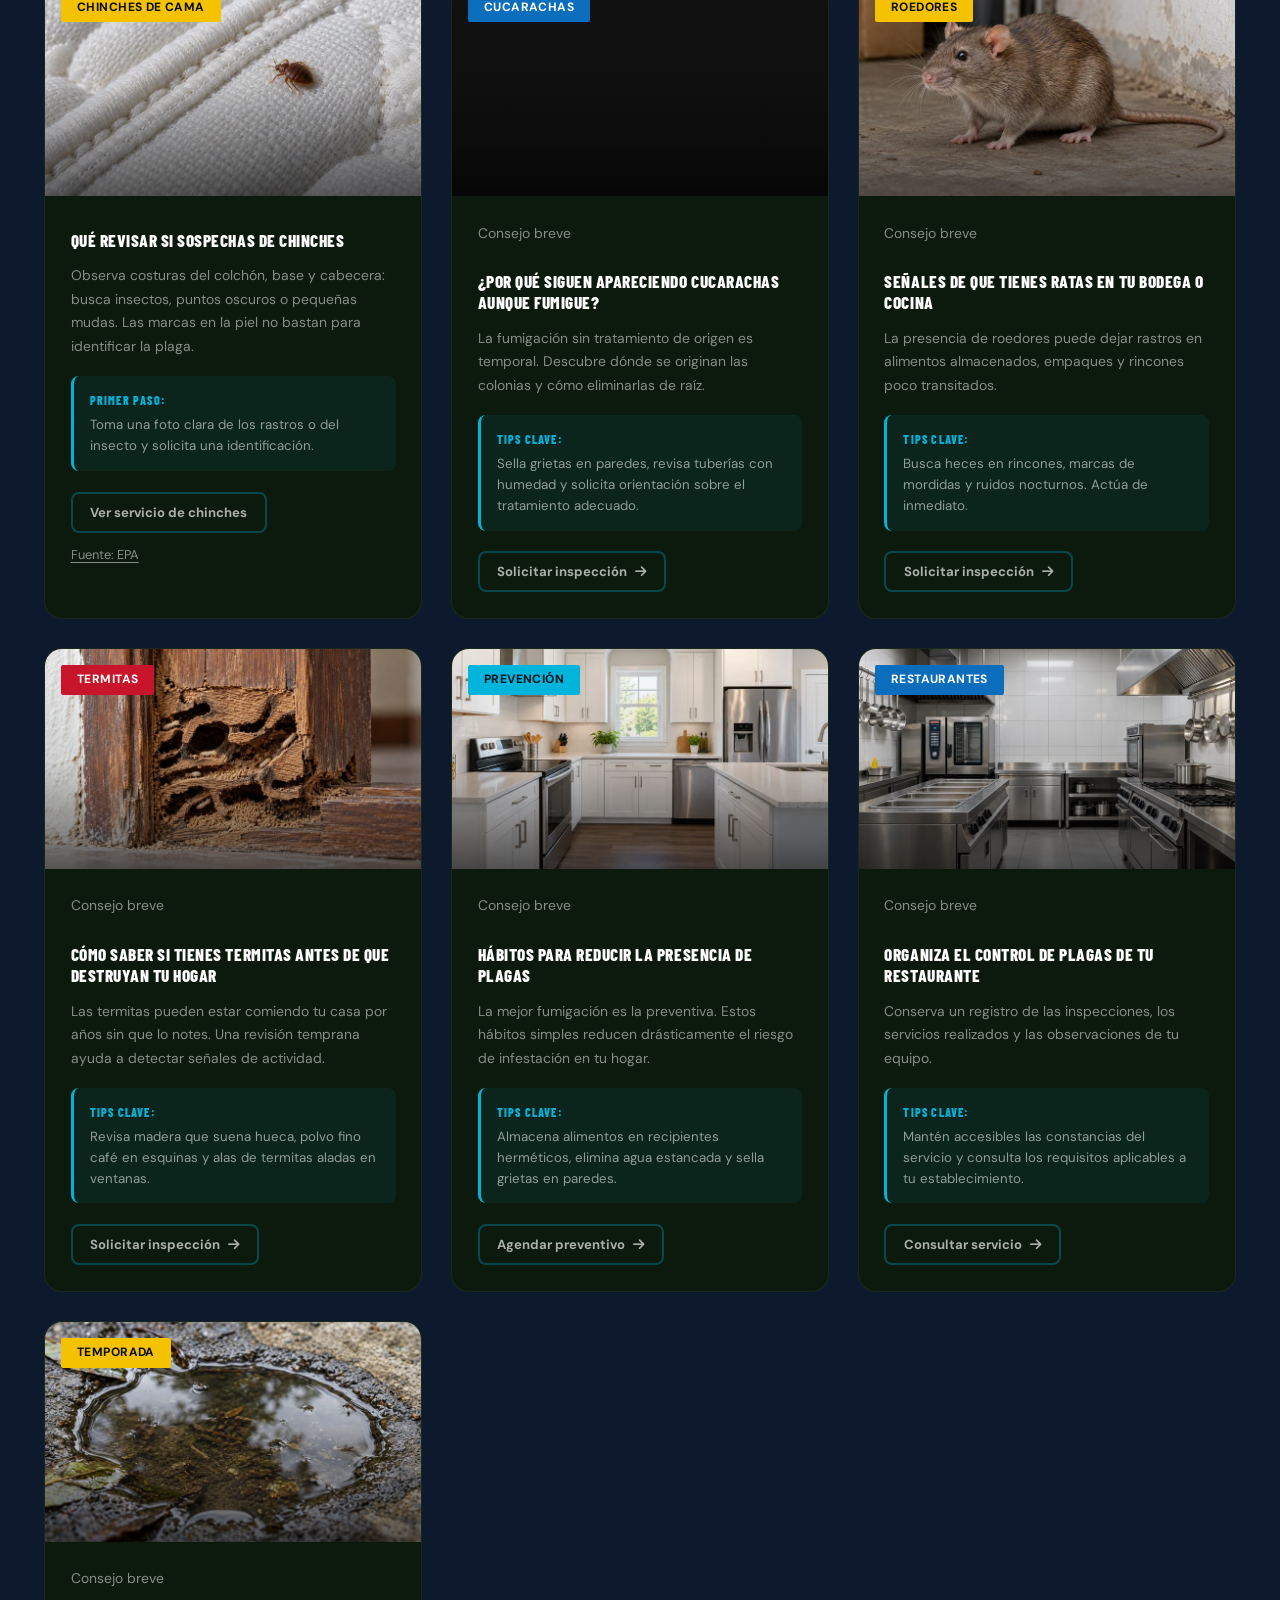
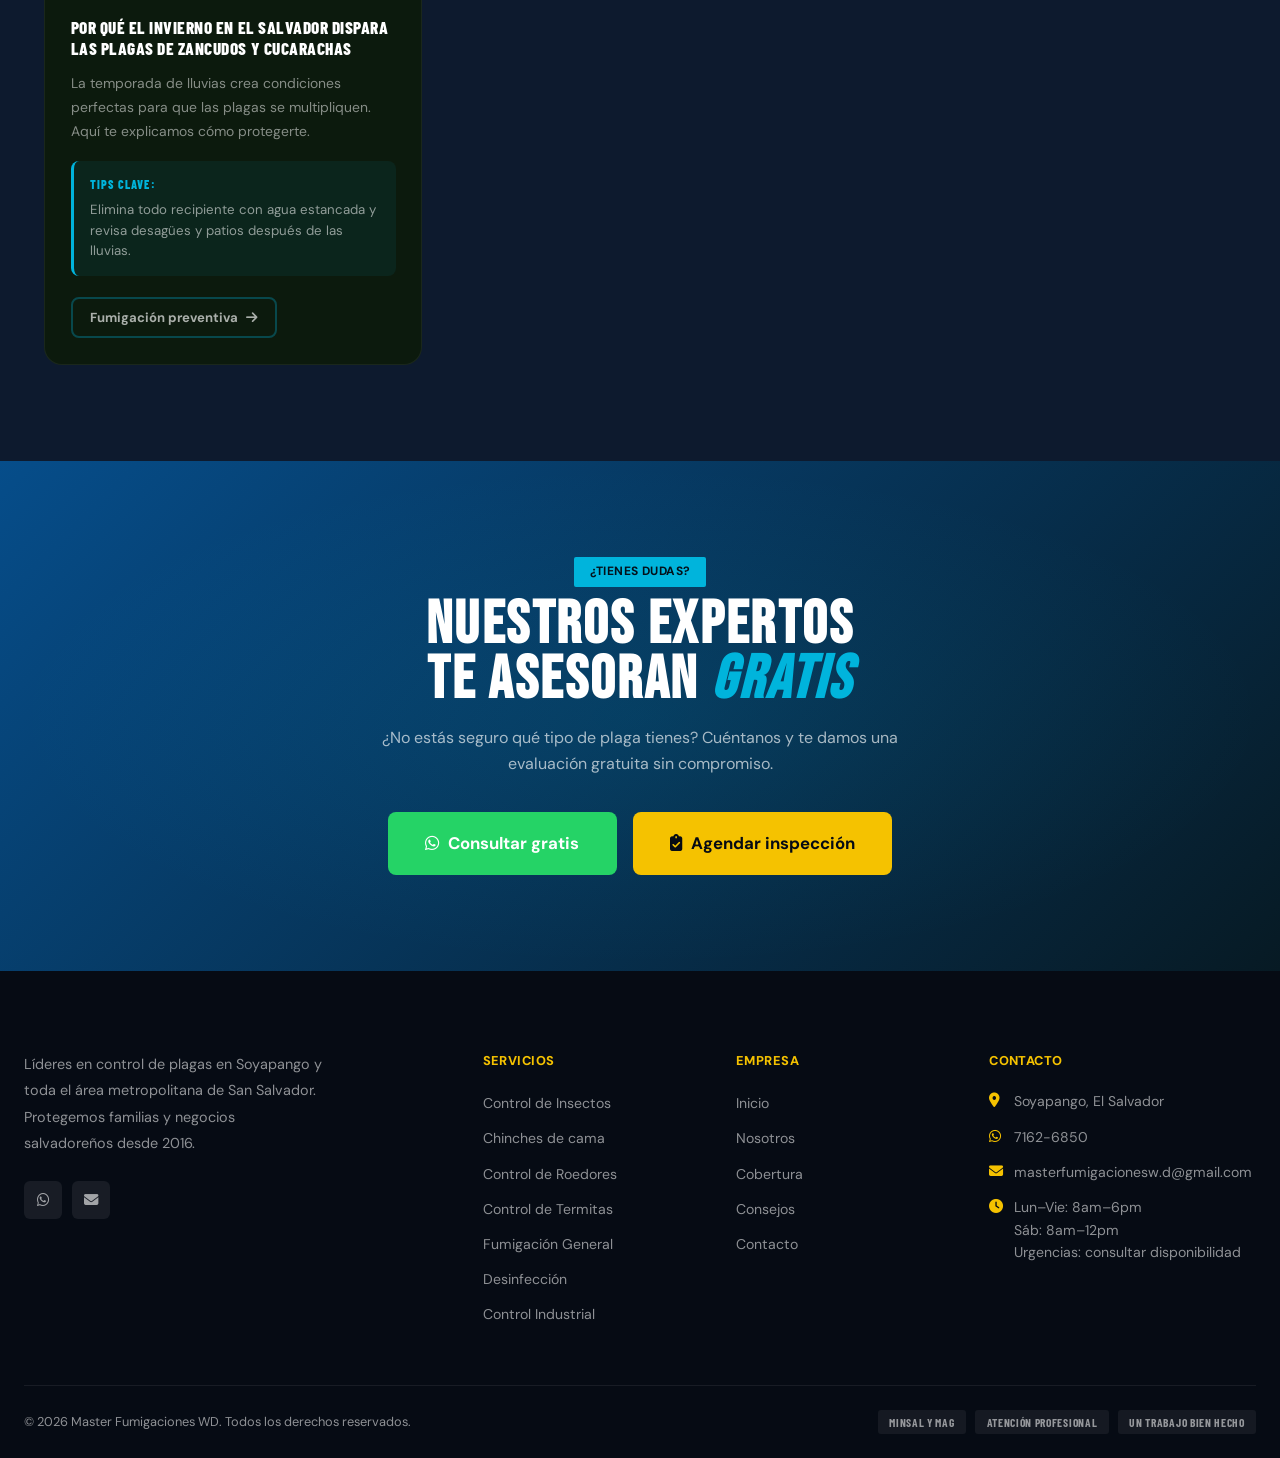
<file: blog.html>
<!DOCTYPE html>
<html lang="es">
<head>
  <meta charset="UTF-8">
  <link rel="icon" type="image/x-icon" href="favicon.ico">
  <link rel="icon" type="image/png" sizes="16x16" href="icon-16.png">
  <link rel="icon" type="image/png" sizes="32x32" href="icon-32.png">
  <link rel="icon" type="image/png" sizes="192x192" href="icon-192.png">
  <link rel="icon" type="image/png" sizes="512x512" href="icon-512.png">
  <link rel="apple-touch-icon" sizes="180x180" href="icon-180.png">
  <meta name="viewport" content="width=device-width, initial-scale=1.0">
  <title>Consejos Anti-Plagas | Master Fumigaciones WD</title>
  <meta name="description" content="Consejos prácticos para prevenir plagas en tu hogar o negocio en Soyapango y El Salvador. Guías de cucarachas, roedores, termitas y más.">
  <link rel="canonical" href="https://masterfumigacioneswd.com/blog.html">
  <link rel="preconnect" href="https://fonts.googleapis.com"><link rel="preconnect" href="https://fonts.gstatic.com" crossorigin><link rel="stylesheet" href="https://fonts.googleapis.com/css2?family=Bebas+Neue&family=DM+Sans:wght@400;500;700&family=Barlow+Condensed:wght@500;600;700;800&display=swap"><link rel="stylesheet" href="global.css">
  <link rel="stylesheet" href="blog.css">
  <link rel="stylesheet" href="https://cdnjs.cloudflare.com/ajax/libs/font-awesome/6.4.0/css/all.min.css">
  <!-- IndexNow -->
  <meta name="indexnow-key" content="89270dfc7cc04fa2903c65ad02940208">
</head>
<body>
<header class="site-header">
    <nav class="nav" aria-label="Navegación principal">
      <a href="index.html" class="nav__logo" style="gap:12px;align-items:center;">
        <img width="60" height="60" src="LOGO_MASTER.png" alt="Master Fumigaciones WD" style="height:60px;width:60px;object-fit:contain;flex-shrink:0;">
        <span style="font-family:'Bebas Neue',sans-serif;font-size:1.5rem;letter-spacing:0.08em;line-height:1;color:#fff;">MASTER FUMIGACIONES&nbsp;<em style="color:#f5c518;font-style:normal;">WD</em></span>
      </a>
      <ul class="nav__links" id="navLinks">
        <li><a href="index.html">Inicio</a></li>
        <li><a href="servicios.html">Servicios</a></li>
        <li><a href="nosotros.html">Nosotros</a></li>
        <li><a href="cobertura.html">Cobertura</a></li>
        <li><a href="blog.html">Consejos</a></li>
        <li><a href="contacto.html">Contacto</a></li>
        <li>
          <a href="https://wa.me/50371626850" target="_blank" rel="noopener noreferrer" class="btn btn--wa btn--sm">
            <i class="fab fa-whatsapp" aria-hidden="true"></i> 7162-6850
          </a>
        </li>
      </ul>
      <button class="nav__mobile-btn" id="mobileBtn" type="button" aria-expanded="false" aria-controls="navLinks" aria-label="Abrir menú">
        <i class="fas fa-bars" aria-hidden="true"></i>
      </button>
    </nav>
  </header><a class="skip-link" href="#contenido">Saltar al contenido</a><main id="contenido" tabindex="-1">


<!-- PAGE HERO -->
<section class="page-hero">
  <div class="page-hero__inner">
    <div class="page-hero__breadcrumb">
      <a href="index.html">Inicio</a>
      <i class="fas fa-chevron-right" style="font-size:.6rem;"></i>
      <span>Consejos</span>
    </div>
    <h1 class="page-hero__title">CONSEJOS<br><em>ANTI-PLAGAS</em></h1>
    <p class="page-hero__desc">Consejos breves para prevenir y detectar plagas a tiempo en tu hogar o negocio.</p>
  </div>
</section>

<!-- FEATURED POST: CUCARACHAS -->
<section class="sec">
  <div class="container">
    <div class="featured-post reveal">
      <div class="featured-post__img">
        <span class="featured-post__badge"><i class="fas fa-star"></i> Destacado</span>
        <!-- cucaracha de cerca / imagen real de insecto -->
        <div class="featured-post__img-bg"
             style="background-image:url('img/cucaracha.webp')">
        </div>
      </div>
      <div class="featured-post__content">
        <p class="post-meta">Consejo breve</p>
        <h2>Señales para revisar si sospechas de cucarachas <em>(aunque no las veas)</em></h2>
        <p>Las cucarachas son expertas en esconderse. Muchas familias en Soyapango tienen infestaciones sin saberlo. Aprende a detectarlas antes de que el problema sea grave y costoso de resolver.</p>
        <ul class="featured-post__tips">
          <li><i class="fas fa-exclamation-circle"></i> Olor a humedad o moho en cocina y baños</li>
          <li><i class="fas fa-exclamation-circle"></i> Manchas oscuras en esquinas y detrás de electrodomésticos</li>
          <li><i class="fas fa-exclamation-circle"></i> Cáscaras de cucaracha en gabinetes o cajones</li>
          <li><i class="fas fa-exclamation-circle"></i> Presencia repetida de cucarachas o rastros en escondites</li>
        </ul>
        <a href="contacto.html" class="btn btn--primary">Solicitar inspección <i class="fas fa-arrow-right"></i></a>
      </div>
    </div>
  </div>
</section>

<!-- BLOG GRID -->
<section class="sec sec--charcoal">
  <div class="container">
    <div class="sec-head sec-head--center reveal" style="margin-bottom:3rem;">
      <span class="tag tag--cyan">Todos los artículos</span>
      <h2 class="sec-head__title sec-head__title--light" style="font-family:var(--ff-display);font-size:clamp(2rem,4vw,3.2rem);letter-spacing:.04em;margin-top:.6rem;line-height:.95;">
        GUÍAS DE <span>PREVENCIÓN</span>
      </h2>
    </div>

    <div class="blog-grid"><article class="blog-card" id="post-chinches"><div class="blog-card__img"><span class="tag tag--yellow">Chinches de cama</span><img width="1536" height="1024" loading="lazy" decoding="async" srcset="img/chinches-cama-768.webp 768w, img/chinches-cama.webp 1536w" sizes="(max-width: 760px) 100vw, 50vw" src="img/chinches-cama.webp" alt="Chinche de cama junto a la costura de un colchón"></div><div class="blog-card__body"><h3>Qué revisar si sospechas de chinches</h3><p>Observa costuras del colchón, base y cabecera: busca insectos, puntos oscuros o pequeñas mudas. Las marcas en la piel no bastan para identificar la plaga.</p><div class="blog-card__tips"><strong>Primer paso:</strong><p>Toma una foto clara de los rastros o del insecto y solicita una identificación.</p></div><a href="servicios.html#chinches" class="btn btn--outline-dark btn--sm">Ver servicio de chinches</a><p class="source-note"><a href="https://www.epa.gov/bedbugs/how-find-bed-bugs" target="_blank" rel="noopener noreferrer">Fuente: EPA</a></p></div></article>

      <!-- CARD 1: Cucarachas — imagen de cucaracha en cocina -->
      <article class="blog-card reveal" id="post-cucarachas">
        <div class="blog-card__img">
          <span class="tag tag--green">Cucarachas</span>
          <img width="1536" height="1024" loading="lazy" decoding="async" srcset="img/cucaracha-768.webp 768w, img/cucaracha.webp 1536w" sizes="(max-width: 760px) 100vw, 50vw" src="img/cucaracha.webp"
               alt="Cucaracha en superficie de cocina">
        </div>
        <div class="blog-card__body">
          <p class="post-meta">Consejo breve</p>
          <h3>¿Por qué siguen apareciendo cucarachas aunque fumigue?</h3>
          <p>La fumigación sin tratamiento de origen es temporal. Descubre dónde se originan las colonias y cómo eliminarlas de raíz.</p>
          <div class="blog-card__tips">
            <strong>Tips clave:</strong>
            <p>Sella grietas en paredes, revisa tuberías con humedad y solicita orientación sobre el tratamiento adecuado.</p>
          </div>
          <a href="contacto.html" class="btn btn--outline-dark btn--sm">Solicitar inspección <i class="fas fa-arrow-right"></i></a>
        </div>
      </article>

      <!-- CARD 2: Roedores — rata real en ambiente oscuro -->
      <article class="blog-card reveal">
        <div class="blog-card__img">
          <span class="tag tag--yellow" style="color:var(--dark)">Roedores</span>
          <img width="1536" height="1024" loading="lazy" decoding="async" srcset="img/roedor-768.webp 768w, img/roedor.webp 1536w" sizes="(max-width: 760px) 100vw, 50vw" src="img/roedor.webp"
               alt="Rata en ambiente oscuro">
        </div>
        <div class="blog-card__body">
          <p class="post-meta">Consejo breve</p>
          <h3>Señales de que tienes ratas en tu bodega o cocina</h3>
          <p>La presencia de roedores puede dejar rastros en alimentos almacenados, empaques y rincones poco transitados.</p>
          <div class="blog-card__tips">
            <strong>Tips clave:</strong>
            <p>Busca heces en rincones, marcas de mordidas y ruidos nocturnos. Actúa de inmediato.</p>
          </div>
          <a href="contacto.html" class="btn btn--outline-dark btn--sm">Solicitar inspección <i class="fas fa-arrow-right"></i></a>
        </div>
      </article>

      <!-- CARD 3: Termitas — madera destruida / dañada -->
      <article class="blog-card reveal" id="post-termitas">
        <div class="blog-card__img">
          <span class="tag tag--red">Termitas</span>
          <img width="1536" height="1024" loading="lazy" decoding="async" srcset="img/madera-termitas-768.webp 768w, img/madera-termitas.webp 1536w" sizes="(max-width: 760px) 100vw, 50vw" src="img/madera-termitas.webp"
               alt="Madera dañada por termitas">
        </div>
        <div class="blog-card__body">
          <p class="post-meta">Consejo breve</p>
          <h3>Cómo saber si tienes termitas antes de que destruyan tu hogar</h3>
          <p>Las termitas pueden estar comiendo tu casa por años sin que lo notes. Una revisión temprana ayuda a detectar señales de actividad.</p>
          <div class="blog-card__tips">
            <strong>Tips clave:</strong>
            <p>Revisa madera que suena hueca, polvo fino café en esquinas y alas de termitas aladas en ventanas.</p>
          </div>
          <a href="contacto.html" class="btn btn--outline-dark btn--sm">Solicitar inspección <i class="fas fa-arrow-right"></i></a>
        </div>
      </article>

      <!-- CARD 4: Prevención — cocina limpia y ordenada -->
      <article class="blog-card reveal">
        <div class="blog-card__img">
          <span class="tag tag--cyan">Prevención</span>
          <img width="1536" height="1024" loading="lazy" decoding="async" srcset="img/cocina-hogar-768.webp 768w, img/cocina-hogar.webp 1536w" sizes="(max-width: 760px) 100vw, 50vw" src="img/cocina-hogar.webp"
               alt="Cocina limpia y ordenada sin plagas">
        </div>
        <div class="blog-card__body">
          <p class="post-meta">Consejo breve</p>
          <h3>Hábitos para reducir la presencia de plagas</h3>
          <p>La mejor fumigación es la preventiva. Estos hábitos simples reducen drásticamente el riesgo de infestación en tu hogar.</p>
          <div class="blog-card__tips">
            <strong>Tips clave:</strong>
            <p>Almacena alimentos en recipientes herméticos, elimina agua estancada y sella grietas en paredes.</p>
          </div>
          <a href="contacto.html" class="btn btn--outline-dark btn--sm">Agendar preventivo <i class="fas fa-arrow-right"></i></a>
        </div>
      </article>

      <!-- CARD 5: Restaurantes — cocina de restaurante profesional / inspección MINSAL -->
      <article class="blog-card reveal">
        <div class="blog-card__img">
          <span class="tag tag--green">Restaurantes</span>
          <img width="1536" height="1024" loading="lazy" decoding="async" srcset="img/cocina-restaurante-768.webp 768w, img/cocina-restaurante.webp 1536w" sizes="(max-width: 760px) 100vw, 50vw" src="img/cocina-restaurante.webp"
               alt="Cocina de restaurante profesional con normas sanitarias">
        </div>
        <div class="blog-card__body">
          <p class="post-meta">Consejo breve</p>
          <h3>Organiza el control de plagas de tu restaurante</h3>
          <p>Conserva un registro de las inspecciones, los servicios realizados y las observaciones de tu equipo.</p>
          <div class="blog-card__tips">
            <strong>Tips clave:</strong>
            <p>Mantén accesibles las constancias del servicio y consulta los requisitos aplicables a tu establecimiento.</p>
          </div>
          <a href="contacto.html" class="btn btn--outline-dark btn--sm">Consultar servicio <i class="fas fa-arrow-right"></i></a>
        </div>
      </article>

      <!-- CARD 6: Temporada lluvias — agua estancada / charcos con zancudos -->
      <article class="blog-card reveal">
        <div class="blog-card__img">
          <span class="tag tag--yellow" style="color:var(--dark)">Temporada</span>
          <img width="1536" height="1024" loading="lazy" decoding="async" srcset="img/agua-estancada-768.webp 768w, img/agua-estancada.webp 1536w" sizes="(max-width: 760px) 100vw, 50vw" src="img/agua-estancada.webp"
               alt="Charco de agua estancada que genera zancudos y mosquitos">
        </div>
        <div class="blog-card__body">
          <p class="post-meta">Consejo breve</p>
          <h3>Por qué el invierno en El Salvador dispara las plagas de zancudos y cucarachas</h3>
          <p>La temporada de lluvias crea condiciones perfectas para que las plagas se multipliquen. Aquí te explicamos cómo protegerte.</p>
          <div class="blog-card__tips">
            <strong>Tips clave:</strong>
            <p>Elimina todo recipiente con agua estancada y revisa desagües y patios después de las lluvias.</p>
          </div>
          <a href="contacto.html" class="btn btn--outline-dark btn--sm">Fumigación preventiva <i class="fas fa-arrow-right"></i></a>
        </div>
      </article>

    </div><!-- /blog-grid -->
  </div>
</section>

<!-- CTA FINAL -->
<section class="sec blog-cta">
  <div class="container--sm">
    <div class="blog-cta__inner reveal">
      <span class="tag tag--cyan">¿Tienes dudas?</span>
      <h2 style="font-family:var(--ff-display);font-size:clamp(2.4rem,5vw,3.8rem);color:#fff;letter-spacing:.04em;margin:.7rem 0 1.1rem;line-height:.9;">
        NUESTROS EXPERTOS<br>TE ASESORAN <em style="color:#00b4dc">GRATIS</em>
      </h2>
      <p style="color:rgba(255,255,255,.65);font-size:1rem;margin-bottom:2.2rem;max-width:520px;margin-left:auto;margin-right:auto;">
        ¿No estás seguro qué tipo de plaga tienes? Cuéntanos y te damos una evaluación gratuita sin compromiso.
      </p>
      <div style="display:flex;gap:1rem;justify-content:center;flex-wrap:wrap;">
        <a href="https://wa.me/50371626850" target="_blank" rel="noopener noreferrer"
           class="btn btn--wa btn--lg"><i class="fab fa-whatsapp"></i> Consultar gratis</a>
        <a href="contacto.html" class="btn btn--yellow btn--lg">
          <i class="fas fa-clipboard-check"></i> Agendar inspección</a>
      </div>
    </div>
  </div>
</section>

</main><footer class="site-footer">
    <div class="footer__grid">
      <div class="footer__brand">

        <p>Líderes en control de plagas en Soyapango y toda el área metropolitana de San Salvador. Protegemos familias y negocios salvadoreños desde 2016.</p>
        <div class="socials">
          <a href="https://wa.me/50371626850" target="_blank" rel="noopener noreferrer" aria-label="WhatsApp"><i class="fab fa-whatsapp"></i></a>
          <a href="mailto:masterfumigacionesw.d@gmail.com" aria-label="Email"><i class="fas fa-envelope"></i></a>
        </div>
      </div>
      <div class="footer__col">
        <h4>Servicios</h4>
        <ul>
          <li><a href="servicios.html#insectos">Control de Insectos</a></li>
          <li><a href="servicios.html#chinches">Chinches de cama</a></li><li><a href="servicios.html#roedores">Control de Roedores</a></li>
          <li><a href="servicios.html#termitas">Control de Termitas</a></li>
          <li><a href="servicios.html#fumigacion">Fumigación General</a></li>
          <li><a href="servicios.html#desinfeccion">Desinfección</a></li>
          <li><a href="servicios.html#industrial">Control Industrial</a></li>
        </ul>
      </div>
      <div class="footer__col">
        <h4>Empresa</h4>
        <ul>
          <li><a href="index.html">Inicio</a></li>
          <li><a href="nosotros.html">Nosotros</a></li>
          <li><a href="cobertura.html">Cobertura</a></li>
          <li><a href="blog.html">Consejos</a></li>
          <li><a href="contacto.html">Contacto</a></li>
        </ul>
      </div>
      <div class="footer__col">
        <h4>Contacto</h4>
        <div class="footer__contact-item"><i class="fas fa-map-marker-alt"></i><span>Soyapango, El Salvador</span></div>
        <div class="footer__contact-item"><i class="fab fa-whatsapp"></i><span>7162-6850</span></div>
        <div class="footer__contact-item"><i class="fas fa-envelope"></i><span>masterfumigacionesw.d@gmail.com</span></div>
        <div class="footer__contact-item"><i class="fas fa-clock"></i><span>Lun–Vie: 8am–6pm<br>Sáb: 8am–12pm<br>Urgencias: consultar disponibilidad</span></div>
      </div>
    </div>
    <div class="footer__bottom">
      <p>&copy; <span id="footerYear">2026</span> Master Fumigaciones WD. Todos los derechos reservados.</p>
      <div class="footer__certs">
        <span class="footer__cert">MINSAL y MAG</span>
        <span class="footer__cert">Atención profesional</span>
        <span class="footer__cert">Un trabajo bien hecho</span>
      </div>
    </div>
  </footer><a href="https://wa.me/50371626850" class="wa-float" target="_blank" rel="noopener noreferrer" aria-label="Consultar por WhatsApp"><i class="fab fa-whatsapp" aria-hidden="true"></i></a><script src="main.js" defer></script>
<script src="chatbot.js?v=20261023" defer></script>
</body>
</html>
</file>
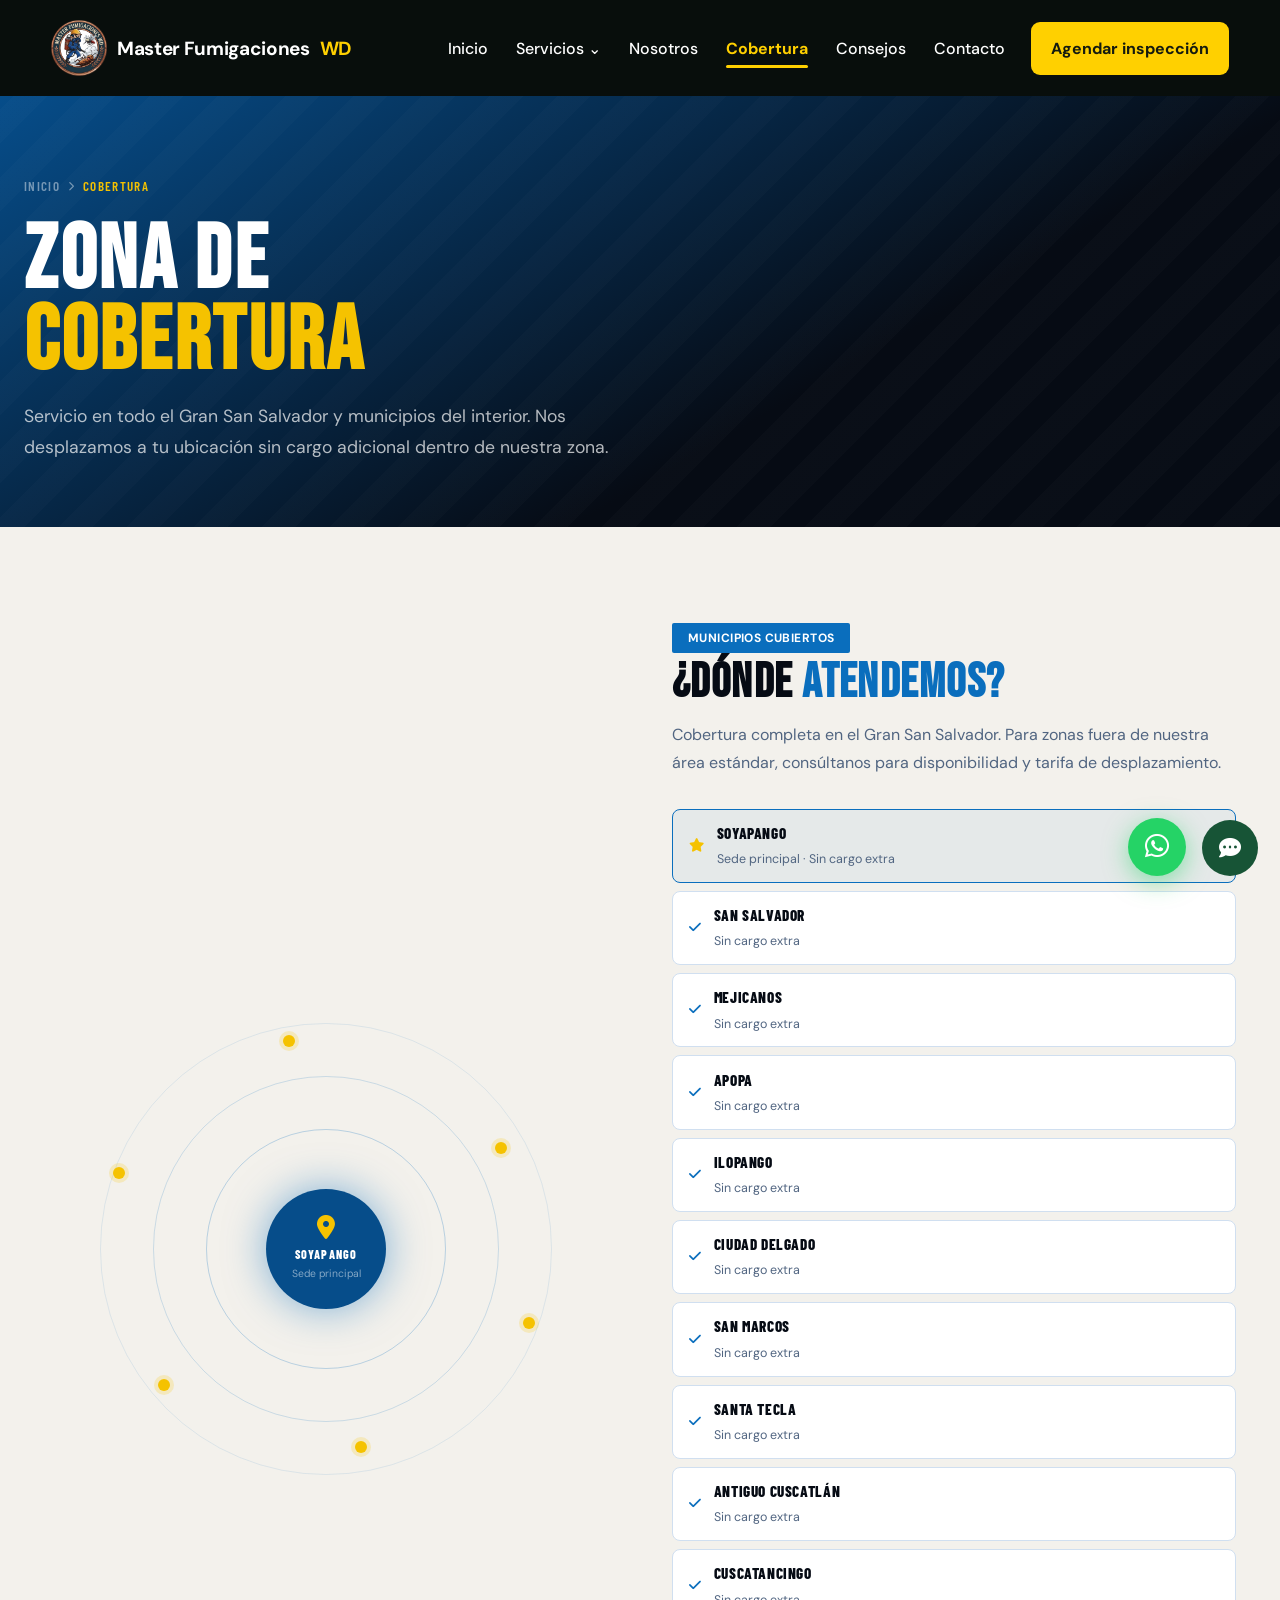
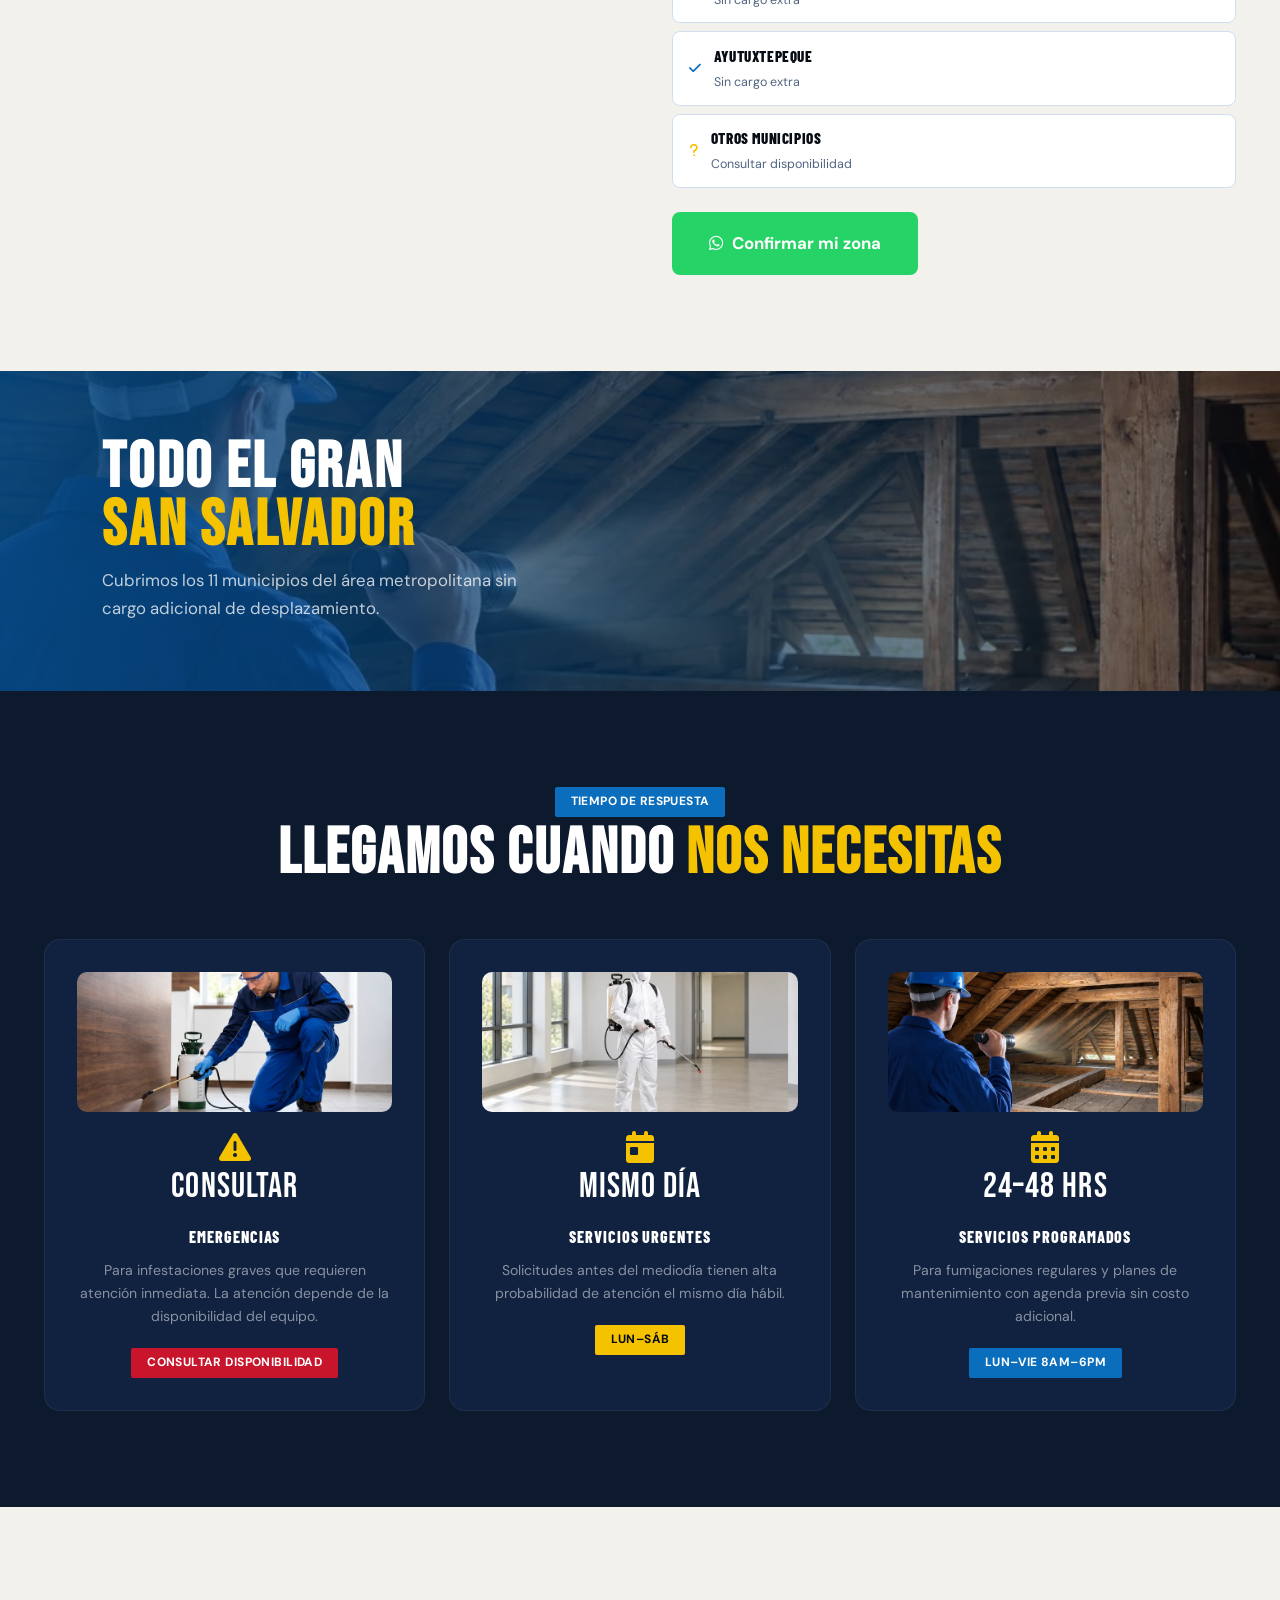
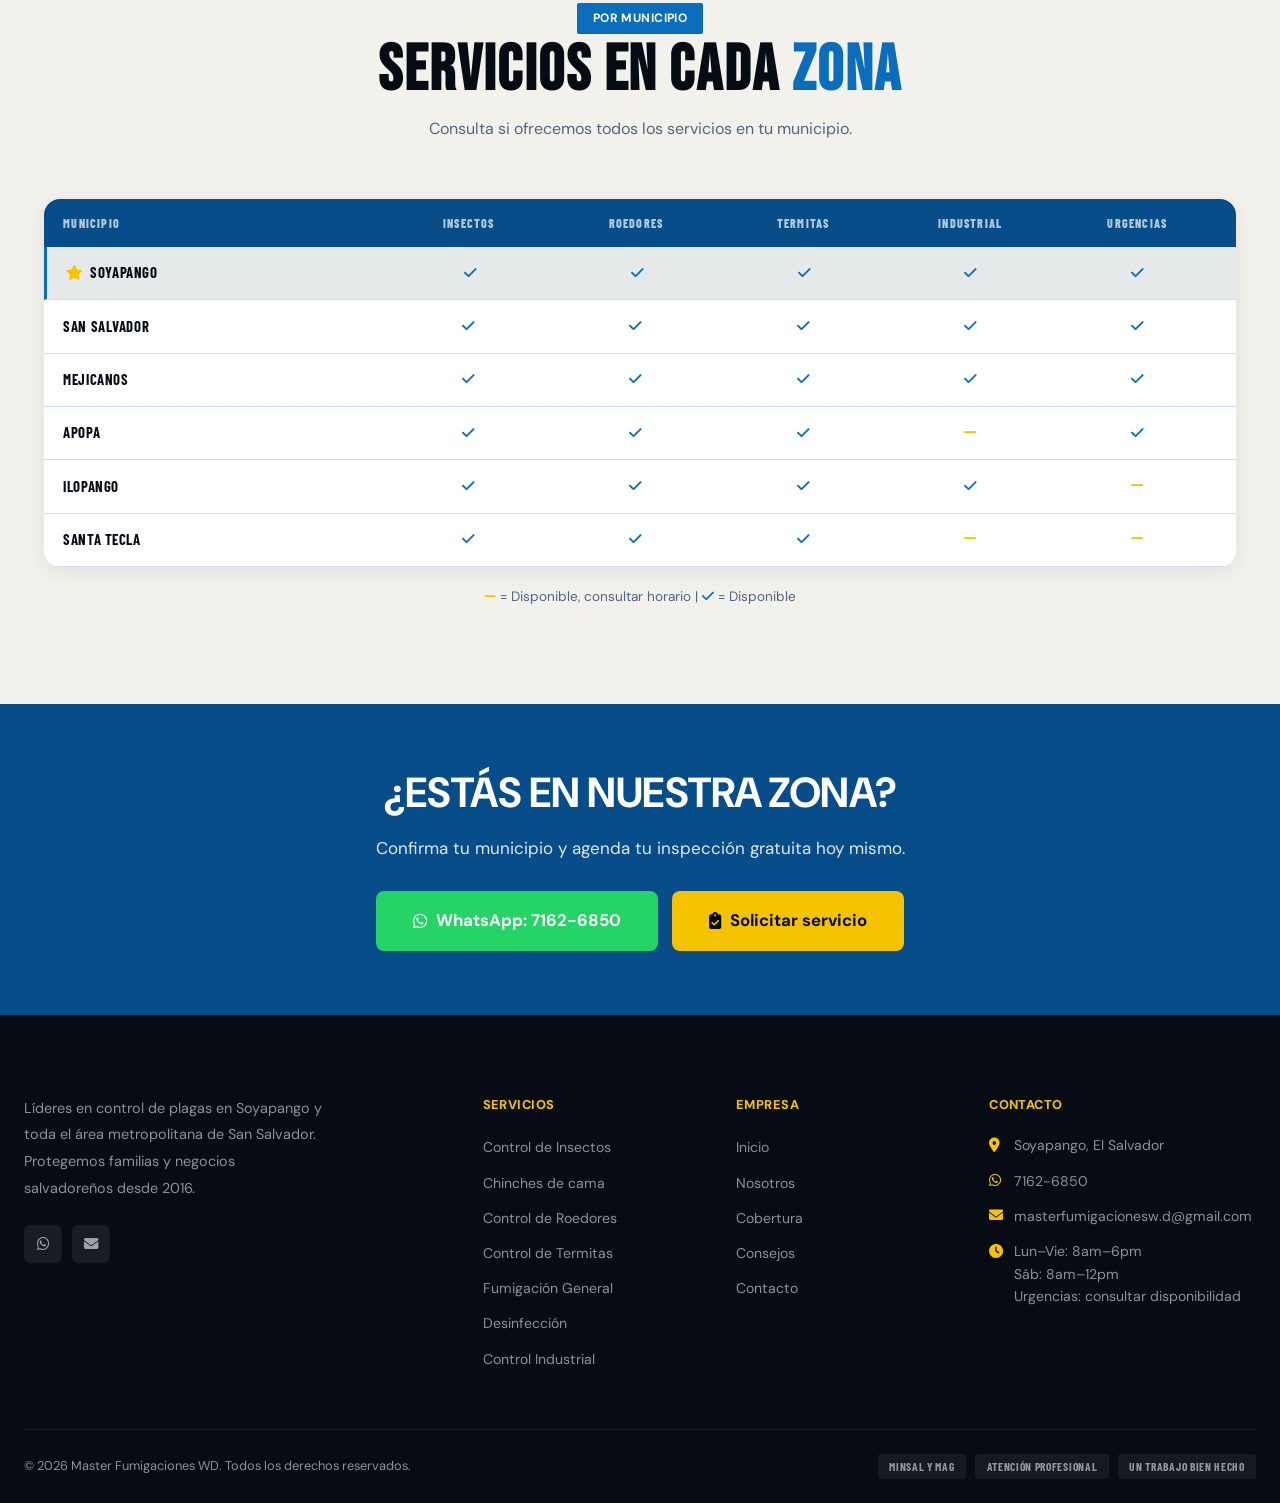
<file: cobertura.html>
<!DOCTYPE html>
<html lang="es">
<head>
  <meta charset="UTF-8">
  <link rel="icon" type="image/x-icon" href="favicon.ico">
  <link rel="icon" type="image/png" sizes="16x16" href="icon-16.png">
  <link rel="icon" type="image/png" sizes="32x32" href="icon-32.png">
  <link rel="icon" type="image/png" sizes="192x192" href="icon-192.png">
  <link rel="icon" type="image/png" sizes="512x512" href="icon-512.png">
  <link rel="apple-touch-icon" sizes="180x180" href="icon-180.png">
  <meta name="viewport" content="width=device-width, initial-scale=1.0">
  <title>Cobertura | Master Fumigaciones WD – Soyapango y área metropolitana</title>
  <meta name="description" content="Servicio de fumigación en Soyapango, San Salvador, Mejicanos, Apopa, Ilopango, Ciudad Delgado, Santa Tecla y toda el área metropolitana. ☎ 7162-6850">
  <link rel="canonical" href="https://masterfumigacioneswd.com/cobertura.html">
  <link rel="preconnect" href="https://fonts.googleapis.com"><link rel="preconnect" href="https://fonts.gstatic.com" crossorigin><link rel="stylesheet" href="https://fonts.googleapis.com/css2?family=Bebas+Neue&family=DM+Sans:wght@400;500;700&family=Barlow+Condensed:wght@500;600;700;800&display=swap"><link rel="stylesheet" href="global.css">
  <link rel="stylesheet" href="cobertura.css">
  <link rel="stylesheet" href="https://cdnjs.cloudflare.com/ajax/libs/font-awesome/6.4.0/css/all.min.css">
  <!-- IndexNow -->
  <meta name="indexnow-key" content="89270dfc7cc04fa2903c65ad02940208">
</head>
<body>
<header class="site-header">
    <nav class="nav" aria-label="Navegación principal">
      <a href="index.html" class="nav__logo" style="gap:12px;align-items:center;">
        <img width="60" height="60" src="LOGO_MASTER.png" alt="Master Fumigaciones WD" style="height:60px;width:60px;object-fit:contain;flex-shrink:0;">
        <span style="font-family:'Bebas Neue',sans-serif;font-size:1.5rem;letter-spacing:0.08em;line-height:1;color:#fff;">MASTER FUMIGACIONES&nbsp;<em style="color:#f5c518;font-style:normal;">WD</em></span>
      </a>
      <ul class="nav__links" id="navLinks">
        <li><a href="index.html">Inicio</a></li>
        <li><a href="servicios.html">Servicios</a></li>
        <li><a href="nosotros.html">Nosotros</a></li>
        <li><a href="cobertura.html">Cobertura</a></li>
        <li><a href="blog.html">Consejos</a></li>
        <li><a href="contacto.html">Contacto</a></li>
        <li>
          <a href="https://wa.me/50371626850" target="_blank" rel="noopener noreferrer" class="btn btn--wa btn--sm">
            <i class="fab fa-whatsapp" aria-hidden="true"></i> 7162-6850
          </a>
        </li>
      </ul>
      <button class="nav__mobile-btn" id="mobileBtn" type="button" aria-expanded="false" aria-controls="navLinks" aria-label="Abrir menú">
        <i class="fas fa-bars" aria-hidden="true"></i>
      </button>
    </nav>
  </header><a class="skip-link" href="#contenido">Saltar al contenido</a><main id="contenido" tabindex="-1">


<section class="page-hero">
  <div class="page-hero__inner">
    <div class="page-hero__breadcrumb">
      <a href="index.html">Inicio</a>
      <i class="fas fa-chevron-right" style="font-size:.6rem;"></i>
      <span>Cobertura</span>
    </div>
    <h1 class="page-hero__title">ZONA DE<br><em>COBERTURA</em></h1>
    <p class="page-hero__desc">Servicio en todo el Gran San Salvador y municipios del interior. Nos desplazamos a tu ubicación sin cargo adicional dentro de nuestra zona.</p>
  </div>
</section>

<!-- MAP + ZONES -->
<section class="sec">
  <div class="container">
    <div class="coverage-layout reveal">
      <div class="map-visual">
        <div class="map-visual__ring map-visual__ring--1"></div>
        <div class="map-visual__ring map-visual__ring--2"></div>
        <div class="map-visual__ring map-visual__ring--3"></div>
        <div class="map-visual__center">
          <i class="fas fa-map-marker-alt"></i>
          <span>SOYAPANGO</span>
          <em>Sede principal</em>
        </div>
        <div class="sat-dot" style="--a:30deg;--r:42%"><span>San Salvador</span></div>
        <div class="sat-dot" style="--a:100deg;--r:44%"><span>Mejicanos</span></div>
        <div class="sat-dot" style="--a:160deg;--r:46%"><span>Apopa</span></div>
        <div class="sat-dot" style="--a:220deg;--r:44%"><span>Ilopango</span></div>
        <div class="sat-dot" style="--a:280deg;--r:42%"><span>Sta. Tecla</span></div>
        <div class="sat-dot" style="--a:340deg;--r:45%"><span>C. Delgado</span></div>
      </div>

      <div class="zones-panel">
        <span class="tag tag--green">Municipios cubiertos</span>
        <h2>¿Dónde <em>atendemos?</em></h2>
        <p>Cobertura completa en el Gran San Salvador. Para zonas fuera de nuestra área estándar, consúltanos para disponibilidad y tarifa de desplazamiento.</p>
        <div class="zones-grid">
          <div class="zone zone--primary">
            <i class="fas fa-star"></i>
            <div><strong>Soyapango</strong><span>Sede principal · Sin cargo extra</span></div>
          </div>
          <div class="zone"><i class="fas fa-check"></i><div><strong>San Salvador</strong><span>Sin cargo extra</span></div></div>
          <div class="zone"><i class="fas fa-check"></i><div><strong>Mejicanos</strong><span>Sin cargo extra</span></div></div>
          <div class="zone"><i class="fas fa-check"></i><div><strong>Apopa</strong><span>Sin cargo extra</span></div></div>
          <div class="zone"><i class="fas fa-check"></i><div><strong>Ilopango</strong><span>Sin cargo extra</span></div></div>
          <div class="zone"><i class="fas fa-check"></i><div><strong>Ciudad Delgado</strong><span>Sin cargo extra</span></div></div>
          <div class="zone"><i class="fas fa-check"></i><div><strong>San Marcos</strong><span>Sin cargo extra</span></div></div>
          <div class="zone"><i class="fas fa-check"></i><div><strong>Santa Tecla</strong><span>Sin cargo extra</span></div></div>
          <div class="zone"><i class="fas fa-check"></i><div><strong>Antiguo Cuscatlán</strong><span>Sin cargo extra</span></div></div>
          <div class="zone"><i class="fas fa-check"></i><div><strong>Cuscatancingo</strong><span>Sin cargo extra</span></div></div>
          <div class="zone"><i class="fas fa-check"></i><div><strong>Ayutuxtepeque</strong><span>Sin cargo extra</span></div></div>
          <div class="zone zone--consult"><i class="fas fa-question"></i><div><strong>Otros municipios</strong><span>Consultar disponibilidad</span></div></div>
        </div>
        <a href="https://wa.me/50371626850?text=Hola,%20quiero%20saber%20si%20tienen%20cobertura%20en%20mi%20zona"
           target="_blank" rel="noopener noreferrer" class="btn btn--wa btn--lg" style="margin-top:1.5rem;">
          <i class="fab fa-whatsapp"></i> Confirmar mi zona
        </a>
      </div>
    </div>
  </div>
</section>

<!-- FOTO REPRESENTATIVA DEL ÁREA -->
<section class="sec sec--charcoal" style="padding:0;">
  <div style="width:100%;height:320px;overflow:hidden;position:relative;">
    <!-- Vista aérea de San Salvador / área metropolitana -->
    <img width="1536" height="1024" loading="lazy" decoding="async" srcset="img/inspeccion-madera-768.webp 768w, img/inspeccion-madera.webp 1536w" sizes="(max-width: 760px) 100vw, 50vw" src="img/inspeccion-madera.webp" 
         alt="Área metropolitana de San Salvador" 
         style="width:100%;height:100%;object-fit:cover;object-position:center 40%;">
    <div style="position:absolute;inset:0;background:linear-gradient(to right,rgba(6,77,138,.85),rgba(6,11,20,.5));display:flex;align-items:center;padding:0 8%;">
      <div>
        <h2 style="font-family:'Bebas Neue',sans-serif;font-size:clamp(2.5rem,5vw,4.5rem);color:#fff;letter-spacing:.04em;line-height:.9;margin-bottom:.8rem;">
          TODO EL GRAN<br><span style="color:var(--yellow)">SAN SALVADOR</span>
        </h2>
        <p style="color:rgba(255,255,255,.75);font-size:1.05rem;max-width:420px;line-height:1.65;">Cubrimos los 11 municipios del área metropolitana sin cargo adicional de desplazamiento.</p>
      </div>
    </div>
  </div>
</section>

<!-- RESPONSE TIMES -->
<section class="sec sec--charcoal">
  <div class="container">
    <div class="sec-head sec-head--center reveal">
      <span class="tag tag--green">Tiempo de respuesta</span>
      <h2 class="sec-head__title sec-head__title--light">Llegamos cuando <span>nos necesitas</span></h2>
    </div>
    <div class="response-grid">
      <div class="response-card reveal">
        <!-- imagen: reloj / urgencia -->
        <div style="width:100%;height:140px;border-radius:10px;overflow:hidden;margin-bottom:1.2rem;">
          <img width="1536" height="1024" loading="lazy" decoding="async" srcset="img/tecnico-hogar-768.webp 768w, img/tecnico-hogar.webp 1536w" sizes="(max-width: 760px) 100vw, 50vw" src="img/tecnico-hogar.webp" alt="Técnico equipándose para emergencia de fumigación" style="width:100%;height:100%;object-fit:cover;">
        </div>
        <div class="response-card__time">
          <i class="fas fa-exclamation-triangle"></i>
          <span>Consultar</span>
        </div>
        <h4>Emergencias</h4>
        <p>Para infestaciones graves que requieren atención inmediata. La atención depende de la disponibilidad del equipo.</p>
        <span class="tag tag--red">Consultar disponibilidad</span>
      </div>
      <div class="response-card reveal">
        <!-- imagen: día de trabajo / calendario -->
        <div style="width:100%;height:140px;border-radius:10px;overflow:hidden;margin-bottom:1.2rem;">
          <img width="1536" height="1024" loading="lazy" decoding="async" srcset="img/preparacion-servicio-768.webp 768w, img/preparacion-servicio.webp 1536w" sizes="(max-width: 760px) 100vw, 50vw" src="img/preparacion-servicio.webp" alt="Imagen ilustrativa de preparación del servicio" style="width:100%;height:100%;object-fit:cover;">
        </div>
        <div class="response-card__time">
          <i class="fas fa-calendar-day"></i>
          <span>Mismo día</span>
        </div>
        <h4>Servicios urgentes</h4>
        <p>Solicitudes antes del mediodía tienen alta probabilidad de atención el mismo día hábil.</p>
        <span class="tag tag--yellow">Lun–Sáb</span>
      </div>
      <div class="response-card reveal">
        <!-- imagen: agenda / planificación -->
        <div style="width:100%;height:140px;border-radius:10px;overflow:hidden;margin-bottom:1.2rem;">
          <img width="1536" height="1024" loading="lazy" decoding="async" srcset="img/inspeccion-madera-768.webp 768w, img/inspeccion-madera.webp 1536w" sizes="(max-width: 760px) 100vw, 50vw" src="img/inspeccion-madera.webp" alt="Inspector revisando estructura de propiedad" style="width:100%;height:100%;object-fit:cover;">
        </div>
        <div class="response-card__time">
          <i class="fas fa-calendar-alt"></i>
          <span>24–48 hrs</span>
        </div>
        <h4>Servicios programados</h4>
        <p>Para fumigaciones regulares y planes de mantenimiento con agenda previa sin costo adicional.</p>
        <span class="tag tag--green">Lun–Vie 8am–6pm</span>
      </div>
    </div>
  </div>
</section>

<!-- SERVICE BY ZONE TABLE -->
<section class="sec">
  <div class="container">
    <div class="sec-head sec-head--center reveal">
      <span class="tag tag--green">Por municipio</span>
      <h2 class="sec-head__title">Servicios en cada <span>zona</span></h2>
      <p class="sec-head__sub">Consulta si ofrecemos todos los servicios en tu municipio.</p>
    </div>
    <div class="zone-table reveal">
      <div class="zone-table__head">
        <span>Municipio</span><span>Insectos</span><span>Roedores</span><span>Termitas</span><span>Industrial</span><span>Urgencias</span>
      </div>
      <div class="zone-table__row highlight">
        <span><i class="fas fa-star"></i> Soyapango</span>
        <span class="ok"><i class="fas fa-check"></i></span><span class="ok"><i class="fas fa-check"></i></span>
        <span class="ok"><i class="fas fa-check"></i></span><span class="ok"><i class="fas fa-check"></i></span>
        <span class="ok"><i class="fas fa-check"></i></span>
      </div>
      <div class="zone-table__row">
        <span>San Salvador</span>
        <span class="ok"><i class="fas fa-check"></i></span><span class="ok"><i class="fas fa-check"></i></span>
        <span class="ok"><i class="fas fa-check"></i></span><span class="ok"><i class="fas fa-check"></i></span>
        <span class="ok"><i class="fas fa-check"></i></span>
      </div>
      <div class="zone-table__row">
        <span>Mejicanos</span>
        <span class="ok"><i class="fas fa-check"></i></span><span class="ok"><i class="fas fa-check"></i></span>
        <span class="ok"><i class="fas fa-check"></i></span><span class="ok"><i class="fas fa-check"></i></span>
        <span class="ok"><i class="fas fa-check"></i></span>
      </div>
      <div class="zone-table__row">
        <span>Apopa</span>
        <span class="ok"><i class="fas fa-check"></i></span><span class="ok"><i class="fas fa-check"></i></span>
        <span class="ok"><i class="fas fa-check"></i></span><span class="partial"><i class="fas fa-minus"></i></span>
        <span class="ok"><i class="fas fa-check"></i></span>
      </div>
      <div class="zone-table__row">
        <span>Ilopango</span>
        <span class="ok"><i class="fas fa-check"></i></span><span class="ok"><i class="fas fa-check"></i></span>
        <span class="ok"><i class="fas fa-check"></i></span><span class="ok"><i class="fas fa-check"></i></span>
        <span class="partial"><i class="fas fa-minus"></i></span>
      </div>
      <div class="zone-table__row">
        <span>Santa Tecla</span>
        <span class="ok"><i class="fas fa-check"></i></span><span class="ok"><i class="fas fa-check"></i></span>
        <span class="ok"><i class="fas fa-check"></i></span><span class="partial"><i class="fas fa-minus"></i></span>
        <span class="partial"><i class="fas fa-minus"></i></span>
      </div>
    </div>
    <p style="text-align:center;margin-top:1.2rem;font-size:.85rem;color:var(--muted);">
      <i class="fas fa-minus" style="color:var(--yellow)"></i> = Disponible, consultar horario |
      <i class="fas fa-check" style="color:var(--green)"></i> = Disponible 
    </p>
  </div>
</section>

<section class="cta-band">
  <div class="cta-band__inner reveal">
    <h2>¿ESTÁS EN NUESTRA ZONA?</h2>
    <p>Confirma tu municipio y agenda tu inspección gratuita hoy mismo.</p>
    <div class="cta-band__btns">
      <a href="https://wa.me/50371626850" target="_blank" rel="noopener noreferrer" class="btn btn--wa btn--lg"><i class="fab fa-whatsapp"></i> WhatsApp: 7162-6850</a>
      <a href="contacto.html" class="btn btn--yellow btn--lg"><i class="fas fa-clipboard-check"></i> Solicitar servicio</a>
    </div>
  </div>
</section>

</main><footer class="site-footer">
    <div class="footer__grid">
      <div class="footer__brand">

        <p>Líderes en control de plagas en Soyapango y toda el área metropolitana de San Salvador. Protegemos familias y negocios salvadoreños desde 2016.</p>
        <div class="socials">
          <a href="https://wa.me/50371626850" target="_blank" rel="noopener noreferrer" aria-label="WhatsApp"><i class="fab fa-whatsapp"></i></a>
          <a href="mailto:masterfumigacionesw.d@gmail.com" aria-label="Email"><i class="fas fa-envelope"></i></a>
        </div>
      </div>
      <div class="footer__col">
        <h4>Servicios</h4>
        <ul>
          <li><a href="servicios.html#insectos">Control de Insectos</a></li>
          <li><a href="servicios.html#chinches">Chinches de cama</a></li><li><a href="servicios.html#roedores">Control de Roedores</a></li>
          <li><a href="servicios.html#termitas">Control de Termitas</a></li>
          <li><a href="servicios.html#fumigacion">Fumigación General</a></li>
          <li><a href="servicios.html#desinfeccion">Desinfección</a></li>
          <li><a href="servicios.html#industrial">Control Industrial</a></li>
        </ul>
      </div>
      <div class="footer__col">
        <h4>Empresa</h4>
        <ul>
          <li><a href="index.html">Inicio</a></li>
          <li><a href="nosotros.html">Nosotros</a></li>
          <li><a href="cobertura.html">Cobertura</a></li>
          <li><a href="blog.html">Consejos</a></li>
          <li><a href="contacto.html">Contacto</a></li>
        </ul>
      </div>
      <div class="footer__col">
        <h4>Contacto</h4>
        <div class="footer__contact-item"><i class="fas fa-map-marker-alt"></i><span>Soyapango, El Salvador</span></div>
        <div class="footer__contact-item"><i class="fab fa-whatsapp"></i><span>7162-6850</span></div>
        <div class="footer__contact-item"><i class="fas fa-envelope"></i><span>masterfumigacionesw.d@gmail.com</span></div>
        <div class="footer__contact-item"><i class="fas fa-clock"></i><span>Lun–Vie: 8am–6pm<br>Sáb: 8am–12pm<br>Urgencias: consultar disponibilidad</span></div>
      </div>
    </div>
    <div class="footer__bottom">
      <p>&copy; <span id="footerYear">2026</span> Master Fumigaciones WD. Todos los derechos reservados.</p>
      <div class="footer__certs">
        <span class="footer__cert">MINSAL y MAG</span>
        <span class="footer__cert">Atención profesional</span>
        <span class="footer__cert">Un trabajo bien hecho</span>
      </div>
    </div>
  </footer><a href="https://wa.me/50371626850" class="wa-float" target="_blank" rel="noopener noreferrer" aria-label="Consultar por WhatsApp"><i class="fab fa-whatsapp" aria-hidden="true"></i></a><script src="main.js" defer></script>
<script src="chatbot.js?v=20261023" defer></script>
</body>
</html>
</file>
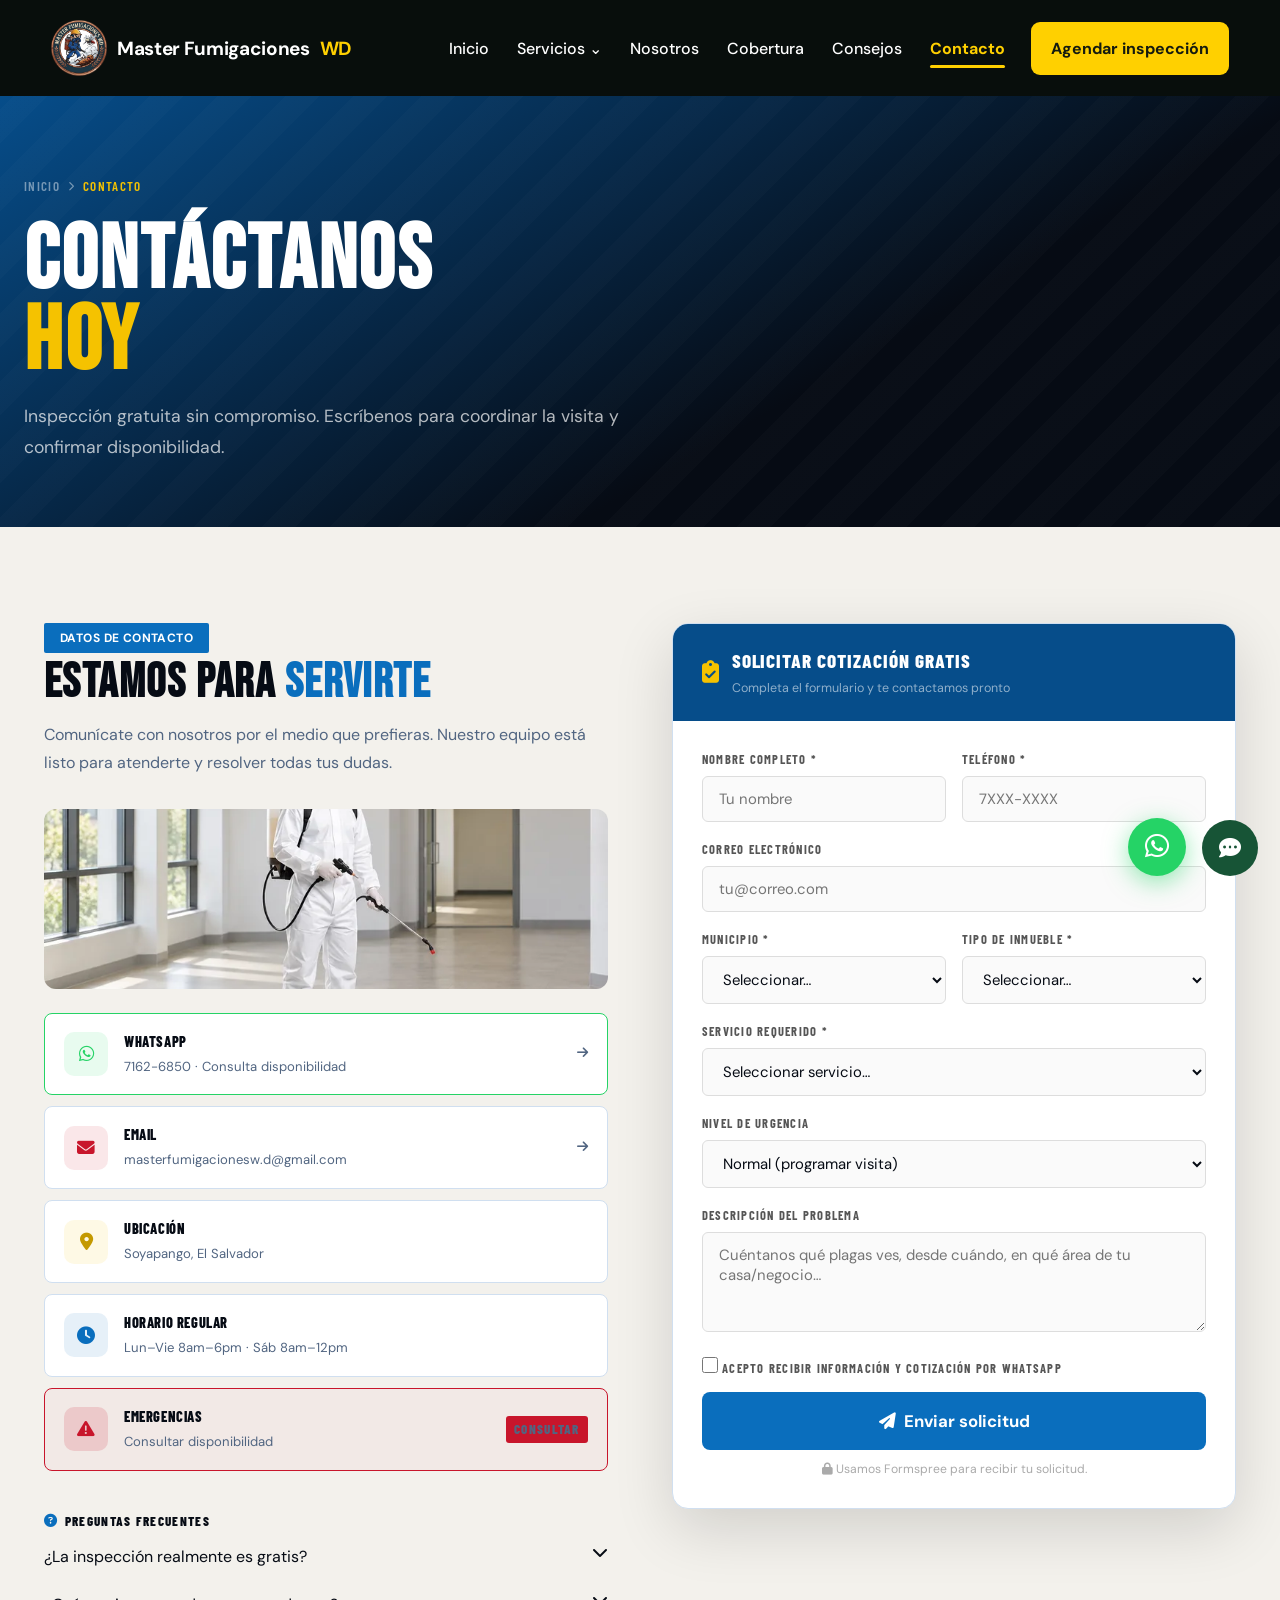
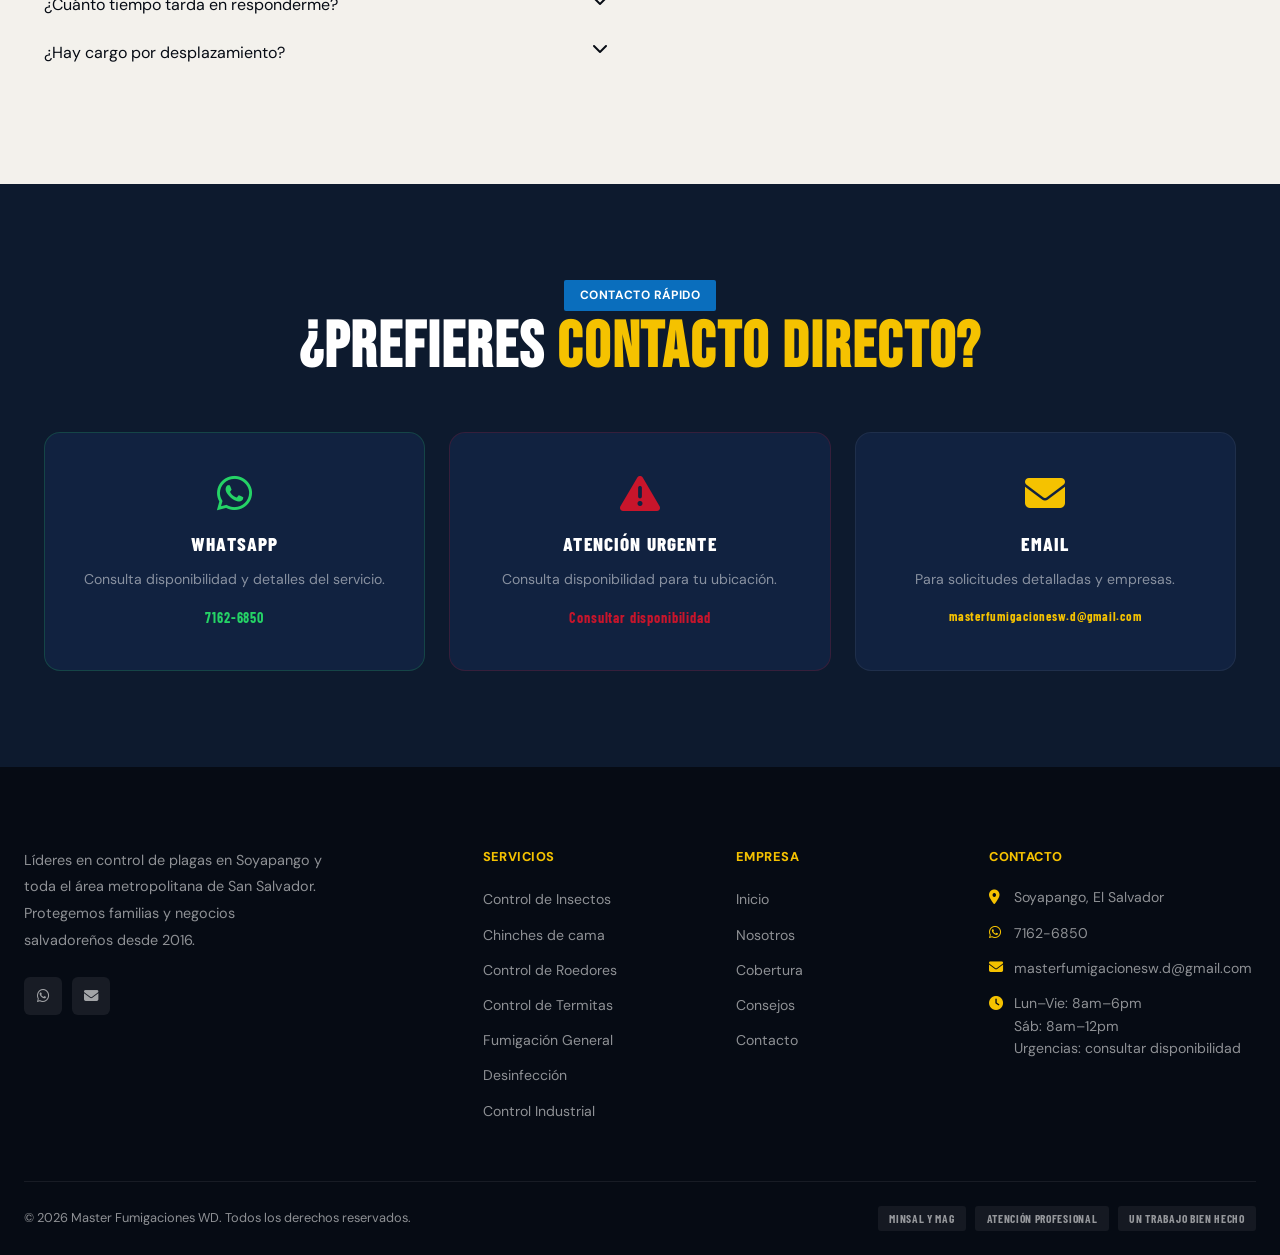
<file: contacto.html>
<!DOCTYPE html>
<html lang="es">
<head>
  <meta charset="UTF-8">
  <link rel="icon" type="image/x-icon" href="favicon.ico">
  <link rel="icon" type="image/png" sizes="16x16" href="icon-16.png">
  <link rel="icon" type="image/png" sizes="32x32" href="icon-32.png">
  <link rel="icon" type="image/png" sizes="192x192" href="icon-192.png">
  <link rel="icon" type="image/png" sizes="512x512" href="icon-512.png">
  <link rel="apple-touch-icon" sizes="180x180" href="icon-180.png">
  <meta name="viewport" content="width=device-width, initial-scale=1.0">
  <title>Contacto | Master Fumigaciones WD – Cotización Gratis</title>
  <meta name="description" content="Contáctanos para cotización gratis de control de plagas en Soyapango y El Salvador. WhatsApp 7162-6850. Consulta disponibilidad por WhatsApp.">
  <link rel="canonical" href="https://masterfumigacioneswd.com/contacto.html">
  <link rel="preconnect" href="https://fonts.googleapis.com"><link rel="preconnect" href="https://fonts.gstatic.com" crossorigin><link rel="stylesheet" href="https://fonts.googleapis.com/css2?family=Bebas+Neue&family=DM+Sans:wght@400;500;700&family=Barlow+Condensed:wght@500;600;700;800&display=swap"><link rel="stylesheet" href="global.css">
  <link rel="stylesheet" href="contacto.css">
  <link rel="stylesheet" href="https://cdnjs.cloudflare.com/ajax/libs/font-awesome/6.4.0/css/all.min.css">
  <!-- IndexNow -->
  <meta name="indexnow-key" content="89270dfc7cc04fa2903c65ad02940208">
</head>
<body>
<header class="site-header">
    <nav class="nav" aria-label="Navegación principal">
      <a href="index.html" class="nav__logo" style="gap:12px;align-items:center;">
        <img width="60" height="60" src="LOGO_MASTER.png" alt="Master Fumigaciones WD" style="height:60px;width:60px;object-fit:contain;flex-shrink:0;">
        <span style="font-family:'Bebas Neue',sans-serif;font-size:1.5rem;letter-spacing:0.08em;line-height:1;color:#fff;">MASTER FUMIGACIONES&nbsp;<em style="color:#f5c518;font-style:normal;">WD</em></span>
      </a>
      <ul class="nav__links" id="navLinks">
        <li><a href="index.html">Inicio</a></li>
        <li><a href="servicios.html">Servicios</a></li>
        <li><a href="nosotros.html">Nosotros</a></li>
        <li><a href="cobertura.html">Cobertura</a></li>
        <li><a href="blog.html">Consejos</a></li>
        <li><a href="contacto.html">Contacto</a></li>
        <li>
          <a href="https://wa.me/50371626850" target="_blank" rel="noopener noreferrer" class="btn btn--wa btn--sm">
            <i class="fab fa-whatsapp" aria-hidden="true"></i> 7162-6850
          </a>
        </li>
      </ul>
      <button class="nav__mobile-btn" id="mobileBtn" type="button" aria-expanded="false" aria-controls="navLinks" aria-label="Abrir menú">
        <i class="fas fa-bars" aria-hidden="true"></i>
      </button>
    </nav>
  </header><a class="skip-link" href="#contenido">Saltar al contenido</a><main id="contenido" tabindex="-1">


<section class="page-hero">
  <div class="page-hero__inner">
    <div class="page-hero__breadcrumb">
      <a href="index.html">Inicio</a>
      <i class="fas fa-chevron-right" style="font-size:.6rem;"></i>
      <span>Contacto</span>
    </div>
    <h1 class="page-hero__title">CONTÁCTANOS<br><em>HOY</em></h1>
    <p class="page-hero__desc">Inspección gratuita sin compromiso. Escríbenos para coordinar la visita y confirmar disponibilidad.</p>
  </div>
</section>

<!-- CONTACT SECTION -->
<section class="sec">
  <div class="container">
    <div class="contact-layout reveal">

      <!-- Contact info -->
      <div class="contact-info">
        <span class="tag tag--green">Datos de contacto</span>
        <h2>Estamos para <em>servirte</em></h2>
        <p>Comunícate con nosotros por el medio que prefieras. Nuestro equipo está listo para atenderte y resolver todas tus dudas.</p>

        <!-- imagen: técnico atendiendo cliente / call center friendly -->
        <div style="width:100%;height:180px;border-radius:12px;overflow:hidden;margin-bottom:1.5rem;">
          <img width="1536" height="1024" loading="lazy" decoding="async" srcset="img/preparacion-servicio-768.webp 768w, img/preparacion-servicio.webp 1536w" sizes="(max-width: 760px) 100vw, 50vw" src="img/preparacion-servicio.webp" 
               alt="Equipo Master Fumigaciones WD atendiendo" style="width:100%;height:100%;object-fit:cover;">
        </div>

        <div class="contact-channels">
          <a href="https://wa.me/50371626850" target="_blank" rel="noopener noreferrer" class="channel channel--wa">
            <div class="channel__icon"><i class="fab fa-whatsapp"></i></div>
            <div><strong>WhatsApp</strong><span>7162-6850 · Consulta disponibilidad</span></div>
            <i class="fas fa-arrow-right channel__arrow"></i>
          </a>
          <a href="mailto:masterfumigacionesw.d@gmail.com" class="channel">
            <div class="channel__icon" style="background:rgba(200,21,43,.1);color:var(--red)"><i class="fas fa-envelope"></i></div>
            <div><strong>Email</strong><span>masterfumigacionesw.d@gmail.com</span></div>
            <i class="fas fa-arrow-right channel__arrow"></i>
          </a>
          <div class="channel channel--no-link">
            <div class="channel__icon" style="background:rgba(245,194,0,.1);color:var(--yellow-d)"><i class="fas fa-map-marker-alt"></i></div>
            <div><strong>Ubicación</strong><span>Soyapango, El Salvador</span></div>
          </div>
          <div class="channel channel--no-link">
            <div class="channel__icon"><i class="fas fa-clock"></i></div>
            <div><strong>Horario regular</strong><span>Lun–Vie 8am–6pm · Sáb 8am–12pm</span></div>
          </div>
          <div class="channel channel--emergency">
            <div class="channel__icon" style="background:rgba(200,21,43,.15);color:var(--red)"><i class="fas fa-exclamation-triangle"></i></div>
            <div><strong>Emergencias</strong><span>Consultar disponibilidad</span></div>
            <span class="channel__live">CONSULTAR</span>
          </div>
        </div>

        <div class="faq-mini">
          <h4><i class="fas fa-question-circle"></i> Preguntas frecuentes</h4>
          <div class="faq-item">
            <button type="button" class="faq-q" aria-expanded="false">¿La inspección realmente es gratis? <i class="fas fa-chevron-down"></i></button>
            <div class="faq-a"><p>Sí, la visita de evaluación es completamente gratuita y sin compromiso. Solo pagas si decides contratar el servicio.</p></div>
          </div>
          <div class="faq-item">
            <button type="button" class="faq-q" aria-expanded="false">¿Cuánto tiempo tarda en responderme? <i class="fas fa-chevron-down"></i></button>
            <div class="faq-a"><p>Te responderemos durante el horario de atención. Si necesitas una visita urgente, consulta disponibilidad por WhatsApp.</p></div>
          </div>
          <div class="faq-item">
            <button type="button" class="faq-q" aria-expanded="false">¿Hay cargo por desplazamiento? <i class="fas fa-chevron-down"></i></button>
            <div class="faq-a"><p>No cobramos cargo de desplazamiento dentro del área metropolitana de San Salvador.</p></div>
          </div>
        </div>
      </div>

      <!-- Form -->
      <div class="contact-form-wrap">
        <div class="contact-form-card">
          <div class="contact-form-card__header">
            <i class="fas fa-clipboard-check"></i>
            <div>
              <h3>Solicitar Cotización Gratis</h3>
              <p>Completa el formulario y te contactamos pronto</p>
            </div>
          </div>
          <form id="mainForm" action="https://formspree.io/f/mojnljnz" method="POST" class="contact-form">
            <div class="form-row-2">
              <div class="form-field">
                <label for="name">Nombre completo *</label>
                <input type="text" id="name" autocomplete="name" maxlength="100" name="name" required placeholder="Tu nombre">
              </div>
              <div class="form-field">
                <label for="phone">Teléfono *</label>
                <input type="tel" id="phone" autocomplete="tel" inputmode="tel" name="phone" required placeholder="7XXX-XXXX" pattern="[+0-9 ()-]{8,20}" title="Ingresa tu número con código de país si corresponde">
              </div>
            </div>
            <div class="form-field">
              <label for="email">Correo electrónico</label>
              <input type="email" id="email" autocomplete="email" name="email" placeholder="tu@correo.com">
            </div>
            <div class="form-row-2">
              <div class="form-field">
                <label for="zona">Municipio *</label>
                <select id="zona" name="zona" required>
                  <option value="">Seleccionar…</option>
                  <option value="soyapango">Soyapango</option>
                  <option value="san-salvador">San Salvador</option>
                  <option value="mejicanos">Mejicanos</option>
                  <option value="apopa">Apopa</option>
                  <option value="ilopango">Ilopango</option>
                  <option value="san-marcos">San Marcos</option>
                  <option value="ciudad-delgado">Ciudad Delgado</option>
                  <option value="santa-tecla">Santa Tecla</option>
                  <option value="antiguo-cuscatlan">Antiguo Cuscatlán</option>
                  <option value="otro">Otro municipio</option>
                </select>
              </div>
              <div class="form-field">
                <label for="tipo">Tipo de inmueble *</label>
                <select id="tipo" name="tipo" required>
                  <option value="">Seleccionar…</option>
                  <option value="casa">Casa/Apartamento</option>
                  <option value="restaurante">Restaurante</option>
                  <option value="oficina">Oficina/Comercio</option>
                  <option value="bodega">Bodega/Almacén</option>
                  <option value="fabrica">Planta industrial</option>
                  <option value="otro">Otro</option>
                </select>
              </div>
            </div>
            <div class="form-field">
              <label for="service">Servicio requerido *</label>
              <select id="service" name="service" required>
                <option value="">Seleccionar servicio…</option>
                <option value="insectos">Control de Insectos (cucarachas, hormigas, etc.)</option>
                <option value="roedores">Control de Roedores (ratas, ratones)</option>
                <option value="chinches">Chinches de cama / talajes</option><option value="termitas">Control de Termitas</option>
                <option value="fumigacion">Fumigación General</option>
                <option value="desinfeccion">Desinfección</option>
                <option value="industrial">Control Industrial (BPM)</option>
                <option value="plan">Plan de Mantenimiento</option>
                <option value="otro">Otro / No sé qué tipo de plaga</option>
              </select>
            </div>
            <div class="form-field">
              <label for="urgency">Nivel de urgencia</label>
              <select id="urgency" name="urgency">
                <option value="normal">Normal (programar visita)</option>
                <option value="urgente">Urgente (esta semana)</option>
                <option value="emergencia">Emergencia (hoy o mañana)</option>
              </select>
            </div>
            <div class="form-field">
              <label for="message">Descripción del problema</label>
              <textarea id="message" name="message" rows="3"
                        placeholder="Cuéntanos qué plagas ves, desde cuándo, en qué área de tu casa/negocio…"></textarea>
            </div>
            <div class="form-field form-field--check">
              <label class="check-label">
                <input type="checkbox" name="whatsapp_ok" value="si">
                <span>Acepto recibir información y cotización por WhatsApp</span>
              </label>
            </div>
            <button type="submit" class="btn btn--primary btn--full btn--lg">
              <i class="fas fa-paper-plane"></i> Enviar solicitud
            </button>
            <div id="form-status" role="status" aria-live="polite" style="margin-top:.8rem;text-align:center;font-size:.9rem;font-weight:600;display:none;"></div>
            <p style="text-align:center;font-size:.76rem;color:#aaa;margin-top:.6rem;">
              <i class="fas fa-lock"></i> Usamos Formspree para recibir tu solicitud.
            </p>
          </form>
        </div>
      </div>
    </div>
  </div>
</section>

<!-- QUICK CONTACT CARDS -->
<section class="sec sec--charcoal">
  <div class="container">
    <div class="sec-head sec-head--center reveal">
      <span class="tag tag--green">Contacto rápido</span>
      <h2 class="sec-head__title sec-head__title--light">¿Prefieres <span>contacto directo?</span></h2>
    </div>
    <div class="quick-cards">
      <a href="https://wa.me/50371626850" target="_blank" rel="noopener noreferrer" class="quick-card quick-card--wa reveal">
        <i class="fab fa-whatsapp"></i>
        <h3>WhatsApp</h3>
        <p>Consulta disponibilidad y detalles del servicio.</p>
        <span>7162-6850</span>
      </a>
      <a href="https://wa.me/50371626850?text=Hola,%20necesito%20una%20cotizacion%20de%20fumigacion%20de%20emergencia"
         target="_blank" rel="noopener noreferrer" class="quick-card quick-card--emergency reveal">
        <i class="fas fa-exclamation-triangle"></i>
        <h3>Atención urgente</h3>
        <p>Consulta disponibilidad para tu ubicación.</p>
        <span>Consultar disponibilidad</span>
      </a>
      <a href="mailto:masterfumigacionesw.d@gmail.com" class="quick-card quick-card--email reveal">
        <i class="fas fa-envelope"></i>
        <h3>Email</h3>
        <p>Para solicitudes detalladas y empresas.</p>
        <span>masterfumigacionesw.d@gmail.com</span>
      </a>
    </div>
  </div>
</section>

</main><footer class="site-footer">
    <div class="footer__grid">
      <div class="footer__brand">

        <p>Líderes en control de plagas en Soyapango y toda el área metropolitana de San Salvador. Protegemos familias y negocios salvadoreños desde 2016.</p>
        <div class="socials">
          <a href="https://wa.me/50371626850" target="_blank" rel="noopener noreferrer" aria-label="WhatsApp"><i class="fab fa-whatsapp"></i></a>
          <a href="mailto:masterfumigacionesw.d@gmail.com" aria-label="Email"><i class="fas fa-envelope"></i></a>
        </div>
      </div>
      <div class="footer__col">
        <h4>Servicios</h4>
        <ul>
          <li><a href="servicios.html#insectos">Control de Insectos</a></li>
          <li><a href="servicios.html#chinches">Chinches de cama</a></li><li><a href="servicios.html#roedores">Control de Roedores</a></li>
          <li><a href="servicios.html#termitas">Control de Termitas</a></li>
          <li><a href="servicios.html#fumigacion">Fumigación General</a></li>
          <li><a href="servicios.html#desinfeccion">Desinfección</a></li>
          <li><a href="servicios.html#industrial">Control Industrial</a></li>
        </ul>
      </div>
      <div class="footer__col">
        <h4>Empresa</h4>
        <ul>
          <li><a href="index.html">Inicio</a></li>
          <li><a href="nosotros.html">Nosotros</a></li>
          <li><a href="cobertura.html">Cobertura</a></li>
          <li><a href="blog.html">Consejos</a></li>
          <li><a href="contacto.html">Contacto</a></li>
        </ul>
      </div>
      <div class="footer__col">
        <h4>Contacto</h4>
        <div class="footer__contact-item"><i class="fas fa-map-marker-alt"></i><span>Soyapango, El Salvador</span></div>
        <div class="footer__contact-item"><i class="fab fa-whatsapp"></i><span>7162-6850</span></div>
        <div class="footer__contact-item"><i class="fas fa-envelope"></i><span>masterfumigacionesw.d@gmail.com</span></div>
        <div class="footer__contact-item"><i class="fas fa-clock"></i><span>Lun–Vie: 8am–6pm<br>Sáb: 8am–12pm<br>Urgencias: consultar disponibilidad</span></div>
      </div>
    </div>
    <div class="footer__bottom">
      <p>&copy; <span id="footerYear">2026</span> Master Fumigaciones WD. Todos los derechos reservados.</p>
      <div class="footer__certs">
        <span class="footer__cert">MINSAL y MAG</span>
        <span class="footer__cert">Atención profesional</span>
        <span class="footer__cert">Un trabajo bien hecho</span>
      </div>
    </div>
  </footer><a href="https://wa.me/50371626850" class="wa-float" target="_blank" rel="noopener noreferrer" aria-label="Consultar por WhatsApp"><i class="fab fa-whatsapp" aria-hidden="true"></i></a><script src="main.js" defer></script>
<script src="chatbot.js?v=20261023" defer></script>
</body>
</html>
</file>
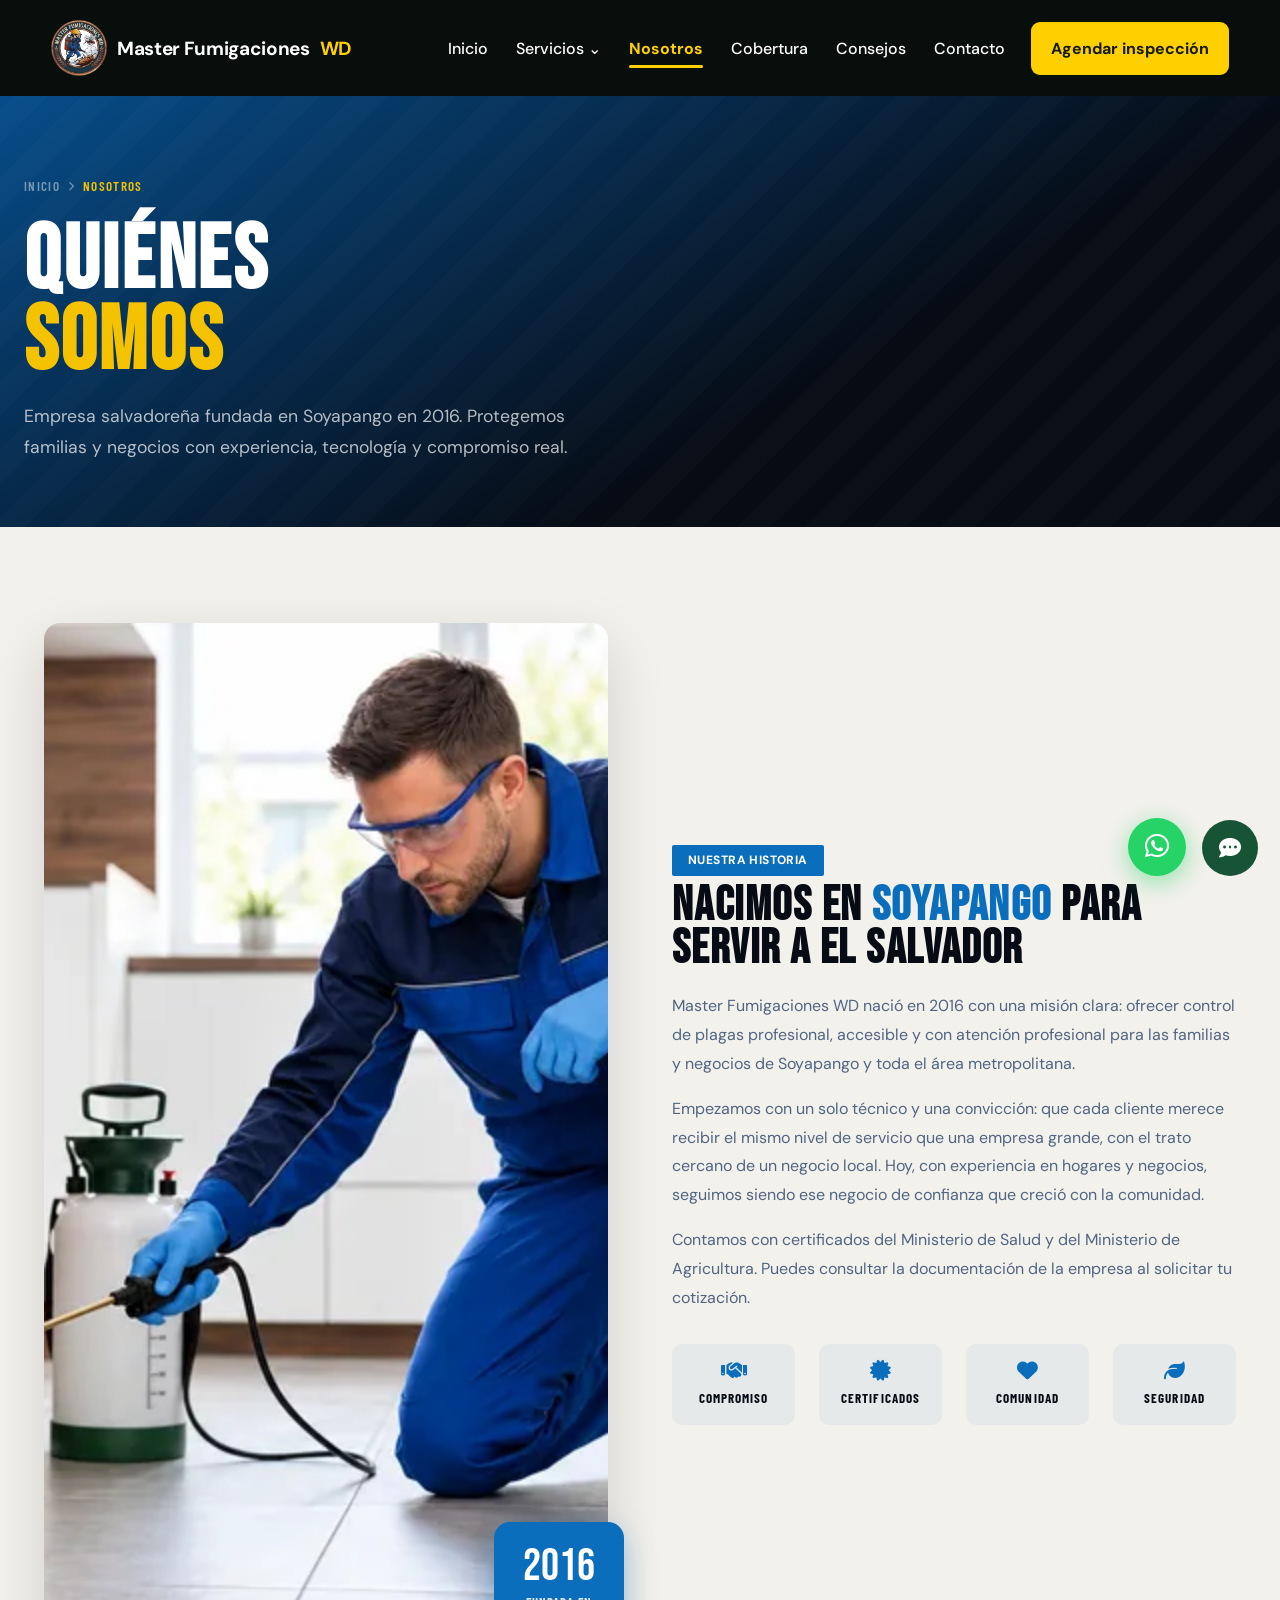
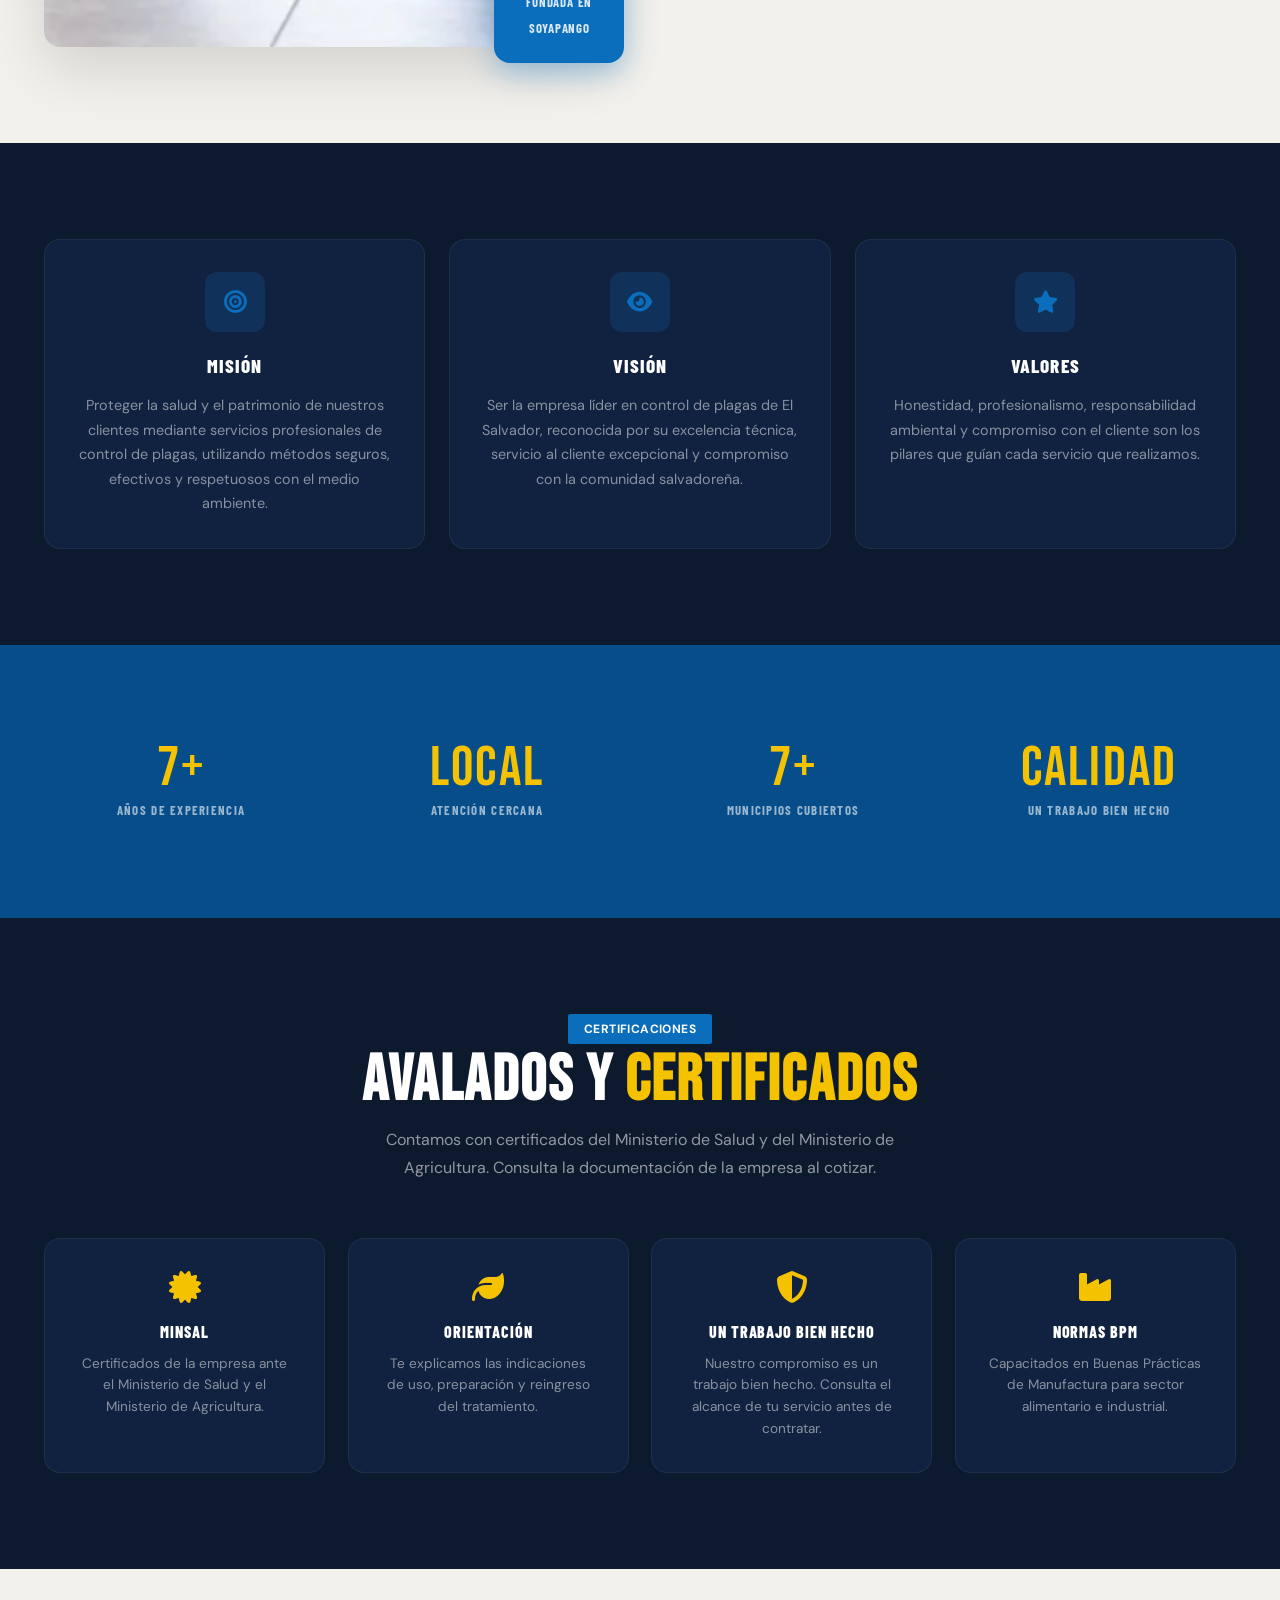
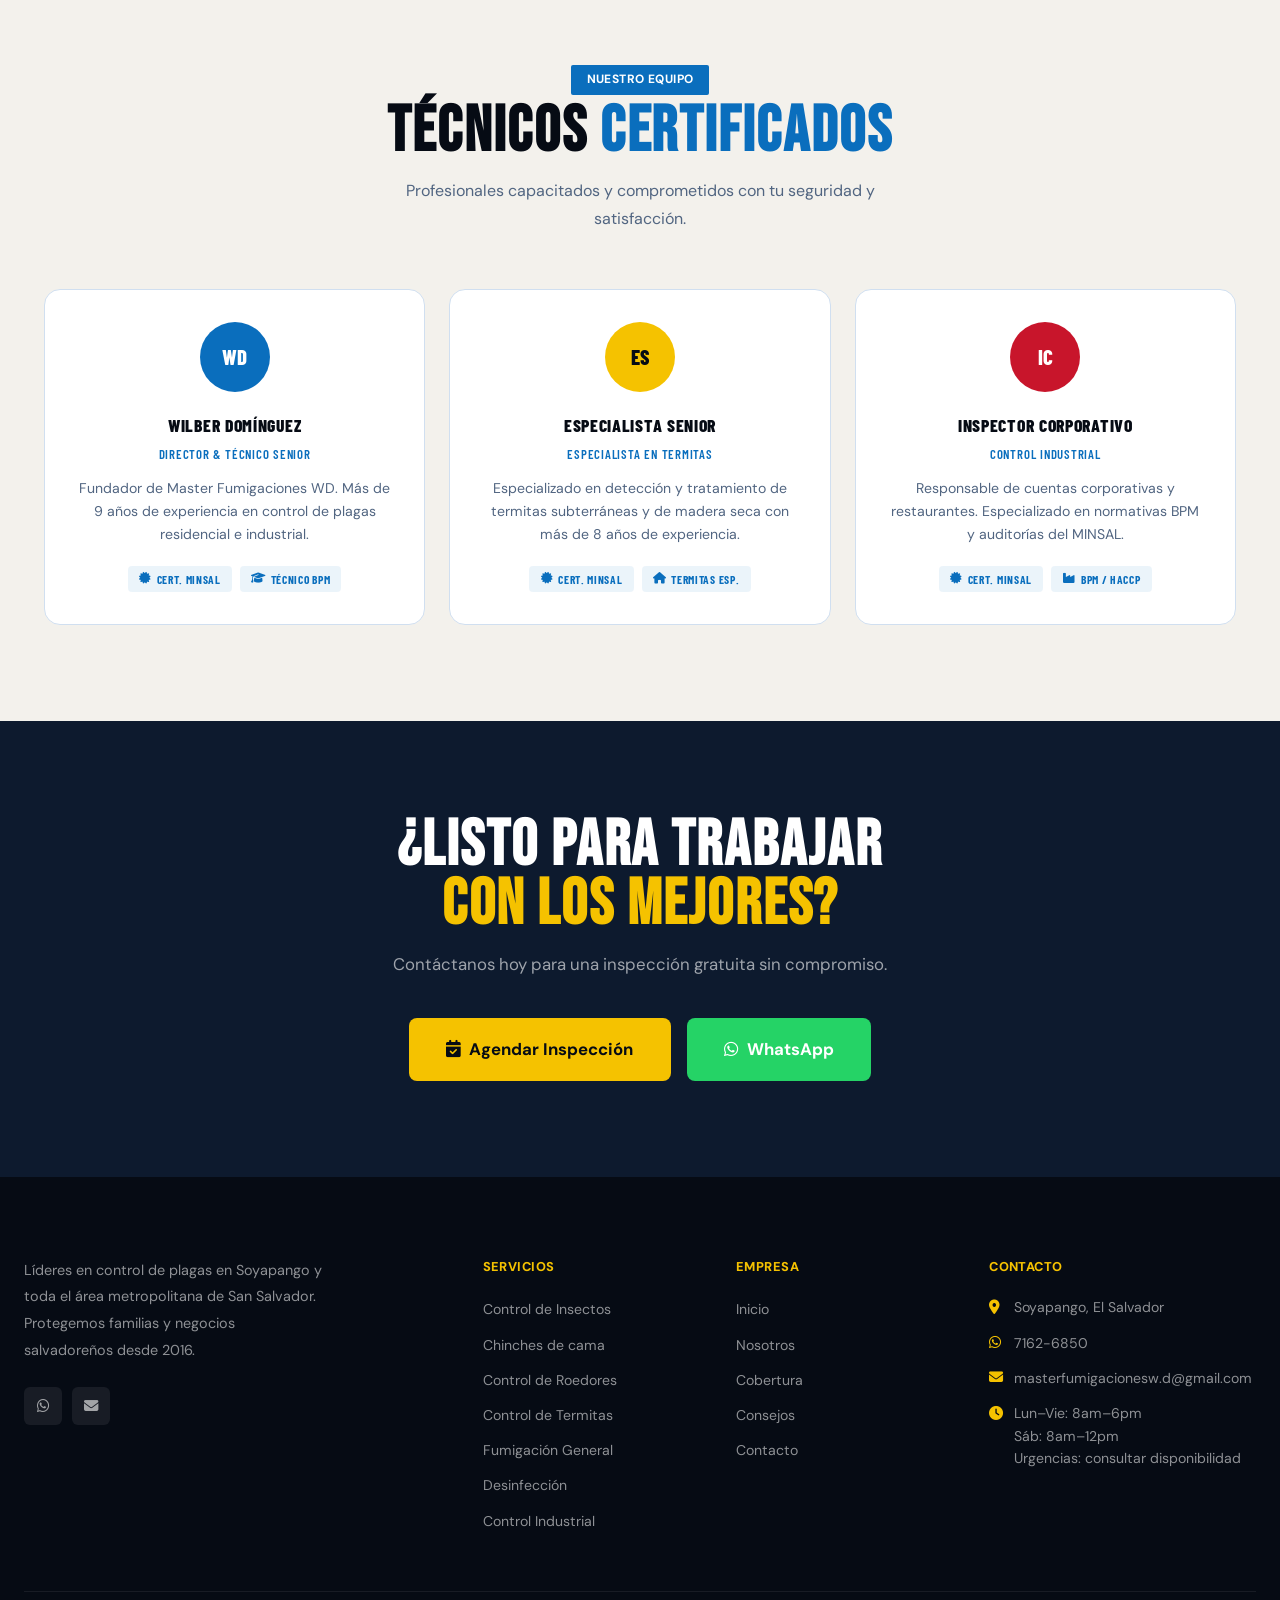
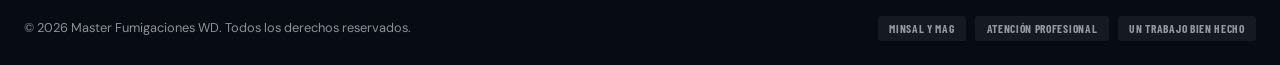
<file: nosotros.html>
<!DOCTYPE html>
<html lang="es">
<head>
  <meta charset="UTF-8">
  <link rel="icon" type="image/x-icon" href="favicon.ico">
  <link rel="icon" type="image/png" sizes="16x16" href="icon-16.png">
  <link rel="icon" type="image/png" sizes="32x32" href="icon-32.png">
  <link rel="icon" type="image/png" sizes="192x192" href="icon-192.png">
  <link rel="icon" type="image/png" sizes="512x512" href="icon-512.png">
  <link rel="apple-touch-icon" sizes="180x180" href="icon-180.png">
  <meta name="viewport" content="width=device-width, initial-scale=1.0">
  <title>Nosotros | Master Fumigaciones WD – Soyapango</title>
  <meta name="description" content="Conoce a Master Fumigaciones WD. Más de 9 años de experiencia en control de plagas en Soyapango y El Salvador. Técnicos certificados MINSAL.">
  <link rel="canonical" href="https://masterfumigacioneswd.com/nosotros.html">
  <link rel="preconnect" href="https://fonts.googleapis.com"><link rel="preconnect" href="https://fonts.gstatic.com" crossorigin><link rel="stylesheet" href="https://fonts.googleapis.com/css2?family=Bebas+Neue&family=DM+Sans:wght@400;500;700&family=Barlow+Condensed:wght@500;600;700;800&display=swap"><link rel="stylesheet" href="global.css">
  <link rel="stylesheet" href="nosotros.css">
  <link rel="stylesheet" href="https://cdnjs.cloudflare.com/ajax/libs/font-awesome/6.4.0/css/all.min.css">
  <!-- IndexNow -->
  <meta name="indexnow-key" content="89270dfc7cc04fa2903c65ad02940208">
</head>
<body>
<header class="site-header">
    <nav class="nav" aria-label="Navegación principal">
      <a href="index.html" class="nav__logo" style="gap:12px;align-items:center;">
        <img width="60" height="60" src="LOGO_MASTER.png" alt="Master Fumigaciones WD" style="height:60px;width:60px;object-fit:contain;flex-shrink:0;">
        <span style="font-family:'Bebas Neue',sans-serif;font-size:1.5rem;letter-spacing:0.08em;line-height:1;color:#fff;">MASTER FUMIGACIONES&nbsp;<em style="color:#f5c518;font-style:normal;">WD</em></span>
      </a>
      <ul class="nav__links" id="navLinks">
        <li><a href="index.html">Inicio</a></li>
        <li><a href="servicios.html">Servicios</a></li>
        <li><a href="nosotros.html">Nosotros</a></li>
        <li><a href="cobertura.html">Cobertura</a></li>
        <li><a href="blog.html">Consejos</a></li>
        <li><a href="contacto.html">Contacto</a></li>
        <li>
          <a href="https://wa.me/50371626850" target="_blank" rel="noopener noreferrer" class="btn btn--wa btn--sm">
            <i class="fab fa-whatsapp" aria-hidden="true"></i> 7162-6850
          </a>
        </li>
      </ul>
      <button class="nav__mobile-btn" id="mobileBtn" type="button" aria-expanded="false" aria-controls="navLinks" aria-label="Abrir menú">
        <i class="fas fa-bars" aria-hidden="true"></i>
      </button>
    </nav>
  </header><a class="skip-link" href="#contenido">Saltar al contenido</a><main id="contenido" tabindex="-1">


<section class="page-hero">
  <div class="page-hero__inner">
    <div class="page-hero__breadcrumb">
      <a href="index.html">Inicio</a>
      <i class="fas fa-chevron-right" style="font-size:.6rem;"></i>
      <span>Nosotros</span>
    </div>
    <h1 class="page-hero__title">QUIÉNES<br><em>SOMOS</em></h1>
    <p class="page-hero__desc">Empresa salvadoreña fundada en Soyapango en 2016. Protegemos familias y negocios con experiencia, tecnología y compromiso real.</p>
  </div>
</section>

<!-- HISTORIA -->
<section class="sec">
  <div class="container">
    <div class="story-grid reveal">
      <div class="story-img">
        <!-- técnico profesional de fumigaciones aplicando tratamiento -->
        <img width="1536" height="1024" loading="lazy" decoding="async" srcset="img/tecnico-hogar-768.webp 768w, img/tecnico-hogar.webp 1536w" sizes="(max-width: 760px) 100vw, 50vw" src="img/tecnico-hogar.webp" 
             alt="Imagen ilustrativa de un técnico de control de plagas">
        <div class="story-img__badge">
          <span class="big">2016</span>
          <span class="sm">Fundada en<br>Soyapango</span>
        </div>
      </div>
      <div class="story-content">
        <span class="tag tag--green">Nuestra Historia</span>
        <h2>Nacimos en <em>Soyapango</em> para servir a El Salvador</h2>
        <p>Master Fumigaciones WD nació en 2016 con una misión clara: ofrecer control de plagas profesional, accesible y con atención profesional para las familias y negocios de Soyapango y toda el área metropolitana.</p>
        <p>Empezamos con un solo técnico y una convicción: que cada cliente merece recibir el mismo nivel de servicio que una empresa grande, con el trato cercano de un negocio local. Hoy, con experiencia en hogares y negocios, seguimos siendo ese negocio de confianza que creció con la comunidad.</p>
        <p>Contamos con certificados del Ministerio de Salud y del Ministerio de Agricultura. Puedes consultar la documentación de la empresa al solicitar tu cotización.</p>
        <div class="story-values">
          <div class="val"><i class="fas fa-handshake"></i><span>Compromiso</span></div>
          <div class="val"><i class="fas fa-certificate"></i><span>Certificados</span></div>
          <div class="val"><i class="fas fa-heart"></i><span>Comunidad</span></div>
          <div class="val"><i class="fas fa-leaf"></i><span>Seguridad</span></div>
        </div>
      </div>
    </div>
  </div>
</section>

<!-- MISION VISION VALORES -->
<section class="sec sec--charcoal">
  <div class="container">
    <div class="mvv-grid">
      <div class="mvv-card reveal">
        <div class="mvv-card__icon"><i class="fas fa-bullseye"></i></div>
        <h3>Misión</h3>
        <p>Proteger la salud y el patrimonio de nuestros clientes mediante servicios profesionales de control de plagas, utilizando métodos seguros, efectivos y respetuosos con el medio ambiente.</p>
      </div>
      <div class="mvv-card reveal">
        <div class="mvv-card__icon"><i class="fas fa-eye"></i></div>
        <h3>Visión</h3>
        <p>Ser la empresa líder en control de plagas de El Salvador, reconocida por su excelencia técnica, servicio al cliente excepcional y compromiso con la comunidad salvadoreña.</p>
      </div>
      <div class="mvv-card reveal">
        <div class="mvv-card__icon"><i class="fas fa-star"></i></div>
        <h3>Valores</h3>
        <p>Honestidad, profesionalismo, responsabilidad ambiental y compromiso con el cliente son los pilares que guían cada servicio que realizamos.</p>
      </div>
    </div>
  </div>
</section>

<!-- STATS -->
<section class="sec stats-sec">
  <div class="container">
    <div class="stats-grid counters-trigger reveal">
      <div class="stat-block">
        <span class="stat-block__n" data-target="9" data-suffix="+">0</span>
        <span class="stat-block__l">Años de experiencia</span>
      </div>
      <div class="stat-block">
        <span class="stat-block__n">Local</span><span class="stat-block__l">Atención cercana</span>
      </div>
      <div class="stat-block">
        <span class="stat-block__n" data-target="10" data-suffix="+">0</span>
        <span class="stat-block__l">Municipios cubiertos</span>
      </div>
      <div class="stat-block">
        <span class="stat-block__n">Calidad</span><span class="stat-block__l">Un trabajo bien hecho</span>
      </div>
    </div>
  </div>
</section>



<!-- CERTIFICACIONES -->
<section class="sec sec--charcoal">
  <div class="container">
    <div class="sec-head sec-head--center reveal">
      <span class="tag tag--green">Certificaciones</span>
      <h2 class="sec-head__title sec-head__title--light">Avalados y <span>certificados</span></h2>
      <p class="sec-head__sub sec-head__sub--light">Contamos con certificados del Ministerio de Salud y del Ministerio de Agricultura. Consulta la documentación de la empresa al cotizar.</p>
    </div>
    <div class="cert-grid">
      <div class="cert-card reveal"><i class="fas fa-certificate"></i><h4>MINSAL</h4><p>Certificados de la empresa ante el Ministerio de Salud y el Ministerio de Agricultura.</p></div>
      <div class="cert-card reveal"><i class="fas fa-leaf"></i><h4>Orientación</h4><p>Te explicamos las indicaciones de uso, preparación y reingreso del tratamiento.</p></div>
      <div class="cert-card reveal"><i class="fas fa-shield-alt"></i><h4>Un trabajo bien hecho</h4><p>Nuestro compromiso es un trabajo bien hecho. Consulta el alcance de tu servicio antes de contratar.</p></div>
      <div class="cert-card reveal"><i class="fas fa-industry"></i><h4>Normas BPM</h4><p>Capacitados en Buenas Prácticas de Manufactura para sector alimentario e industrial.</p></div>
    </div>
  </div>
</section>

<!-- EQUIPO -->
<section class="sec">
  <div class="container">
    <div class="sec-head sec-head--center reveal">
      <span class="tag tag--green">Nuestro Equipo</span>
      <h2 class="sec-head__title">Técnicos <span>certificados</span></h2>
      <p class="sec-head__sub">Profesionales capacitados y comprometidos con tu seguridad y satisfacción.</p>
    </div>
    <div class="team-grid">
      <div class="team-card reveal">
        <div class="team-card__avatar">WD</div>
        <h4>Wilber Domínguez</h4>
        <span class="team-card__role">Director & Técnico Senior</span>
        <p>Fundador de Master Fumigaciones WD. Más de 9 años de experiencia en control de plagas residencial e industrial.</p>
        <div class="team-card__certs">
          <span><i class="fas fa-certificate"></i> Cert. MINSAL</span>
          <span><i class="fas fa-graduation-cap"></i> Técnico BPM</span>
        </div>
      </div>
      <div class="team-card reveal">
        <div class="team-card__avatar" style="background:var(--yellow);color:var(--dark)">ES</div>
        <h4>Especialista Senior</h4>
        <span class="team-card__role">Especialista en Termitas</span>
        <p>Especializado en detección y tratamiento de termitas subterráneas y de madera seca con más de 8 años de experiencia.</p>
        <div class="team-card__certs">
          <span><i class="fas fa-certificate"></i> Cert. MINSAL</span>
          <span><i class="fas fa-home"></i> Termitas Esp.</span>
        </div>
      </div>
      <div class="team-card reveal">
        <div class="team-card__avatar" style="background:var(--red)">IC</div>
        <h4>Inspector Corporativo</h4>
        <span class="team-card__role">Control Industrial</span>
        <p>Responsable de cuentas corporativas y restaurantes. Especializado en normativas BPM y auditorías del MINSAL.</p>
        <div class="team-card__certs">
          <span><i class="fas fa-certificate"></i> Cert. MINSAL</span>
          <span><i class="fas fa-industry"></i> BPM / HACCP</span>
        </div>
      </div>
    </div>
  </div>
</section>

<!-- CTA -->
<section class="cta-about">
  <div class="cta-about__inner reveal">
    <h2>¿Listo para trabajar<br><em>con los mejores?</em></h2>
    <p>Contáctanos hoy para una inspección gratuita sin compromiso.</p>
    <div style="display:flex;gap:1rem;justify-content:center;flex-wrap:wrap;">
      <a href="contacto.html" class="btn btn--yellow btn--lg"><i class="fas fa-calendar-check"></i> Agendar Inspección</a>
      <a href="https://wa.me/50371626850" target="_blank" rel="noopener noreferrer" class="btn btn--wa btn--lg"><i class="fab fa-whatsapp"></i> WhatsApp</a>
    </div>
  </div>
</section>

</main><footer class="site-footer">
    <div class="footer__grid">
      <div class="footer__brand">

        <p>Líderes en control de plagas en Soyapango y toda el área metropolitana de San Salvador. Protegemos familias y negocios salvadoreños desde 2016.</p>
        <div class="socials">
          <a href="https://wa.me/50371626850" target="_blank" rel="noopener noreferrer" aria-label="WhatsApp"><i class="fab fa-whatsapp"></i></a>
          <a href="mailto:masterfumigacionesw.d@gmail.com" aria-label="Email"><i class="fas fa-envelope"></i></a>
        </div>
      </div>
      <div class="footer__col">
        <h4>Servicios</h4>
        <ul>
          <li><a href="servicios.html#insectos">Control de Insectos</a></li>
          <li><a href="servicios.html#chinches">Chinches de cama</a></li><li><a href="servicios.html#roedores">Control de Roedores</a></li>
          <li><a href="servicios.html#termitas">Control de Termitas</a></li>
          <li><a href="servicios.html#fumigacion">Fumigación General</a></li>
          <li><a href="servicios.html#desinfeccion">Desinfección</a></li>
          <li><a href="servicios.html#industrial">Control Industrial</a></li>
        </ul>
      </div>
      <div class="footer__col">
        <h4>Empresa</h4>
        <ul>
          <li><a href="index.html">Inicio</a></li>
          <li><a href="nosotros.html">Nosotros</a></li>
          <li><a href="cobertura.html">Cobertura</a></li>
          <li><a href="blog.html">Consejos</a></li>
          <li><a href="contacto.html">Contacto</a></li>
        </ul>
      </div>
      <div class="footer__col">
        <h4>Contacto</h4>
        <div class="footer__contact-item"><i class="fas fa-map-marker-alt"></i><span>Soyapango, El Salvador</span></div>
        <div class="footer__contact-item"><i class="fab fa-whatsapp"></i><span>7162-6850</span></div>
        <div class="footer__contact-item"><i class="fas fa-envelope"></i><span>masterfumigacionesw.d@gmail.com</span></div>
        <div class="footer__contact-item"><i class="fas fa-clock"></i><span>Lun–Vie: 8am–6pm<br>Sáb: 8am–12pm<br>Urgencias: consultar disponibilidad</span></div>
      </div>
    </div>
    <div class="footer__bottom">
      <p>&copy; <span id="footerYear">2026</span> Master Fumigaciones WD. Todos los derechos reservados.</p>
      <div class="footer__certs">
        <span class="footer__cert">MINSAL y MAG</span>
        <span class="footer__cert">Atención profesional</span>
        <span class="footer__cert">Un trabajo bien hecho</span>
      </div>
    </div>
  </footer><a href="https://wa.me/50371626850" class="wa-float" target="_blank" rel="noopener noreferrer" aria-label="Consultar por WhatsApp"><i class="fab fa-whatsapp" aria-hidden="true"></i></a><script src="main.js" defer></script>
<script src="chatbot.js?v=20261023" defer></script>
</body>
</html>
</file>
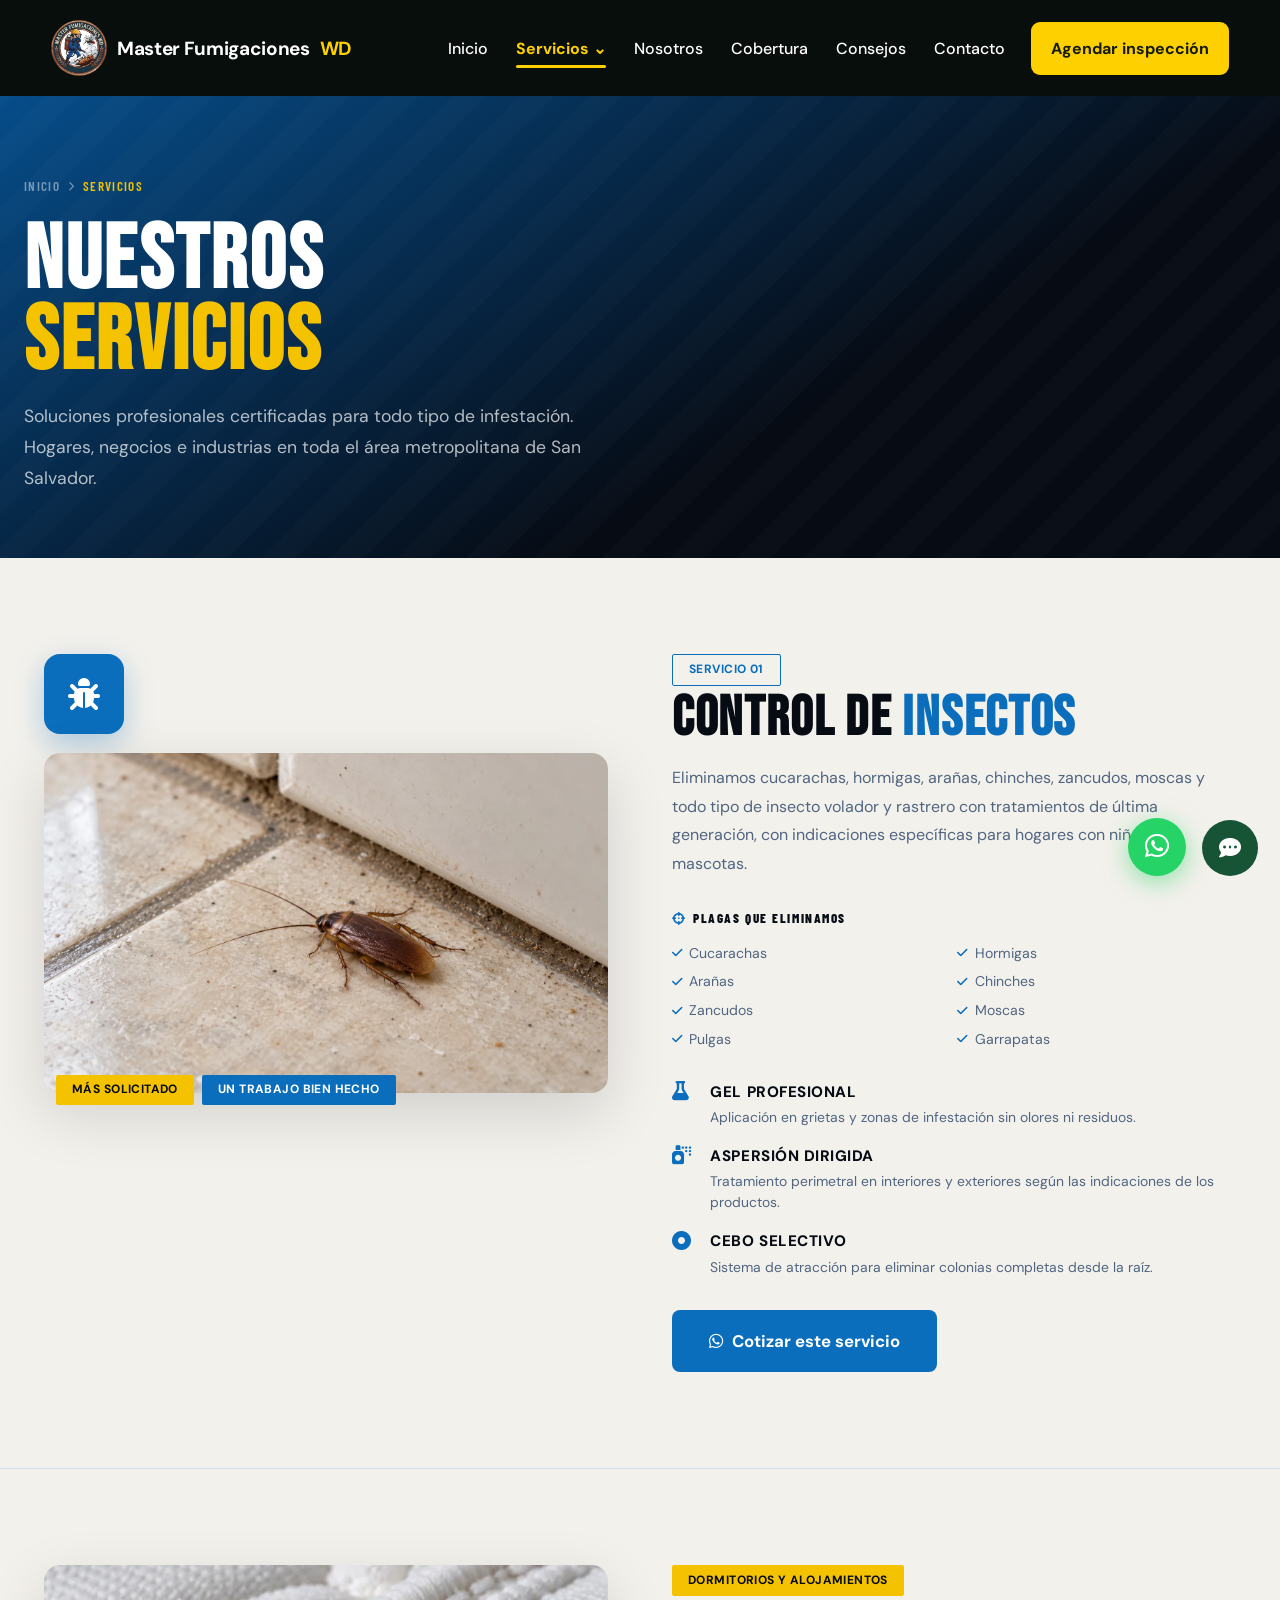
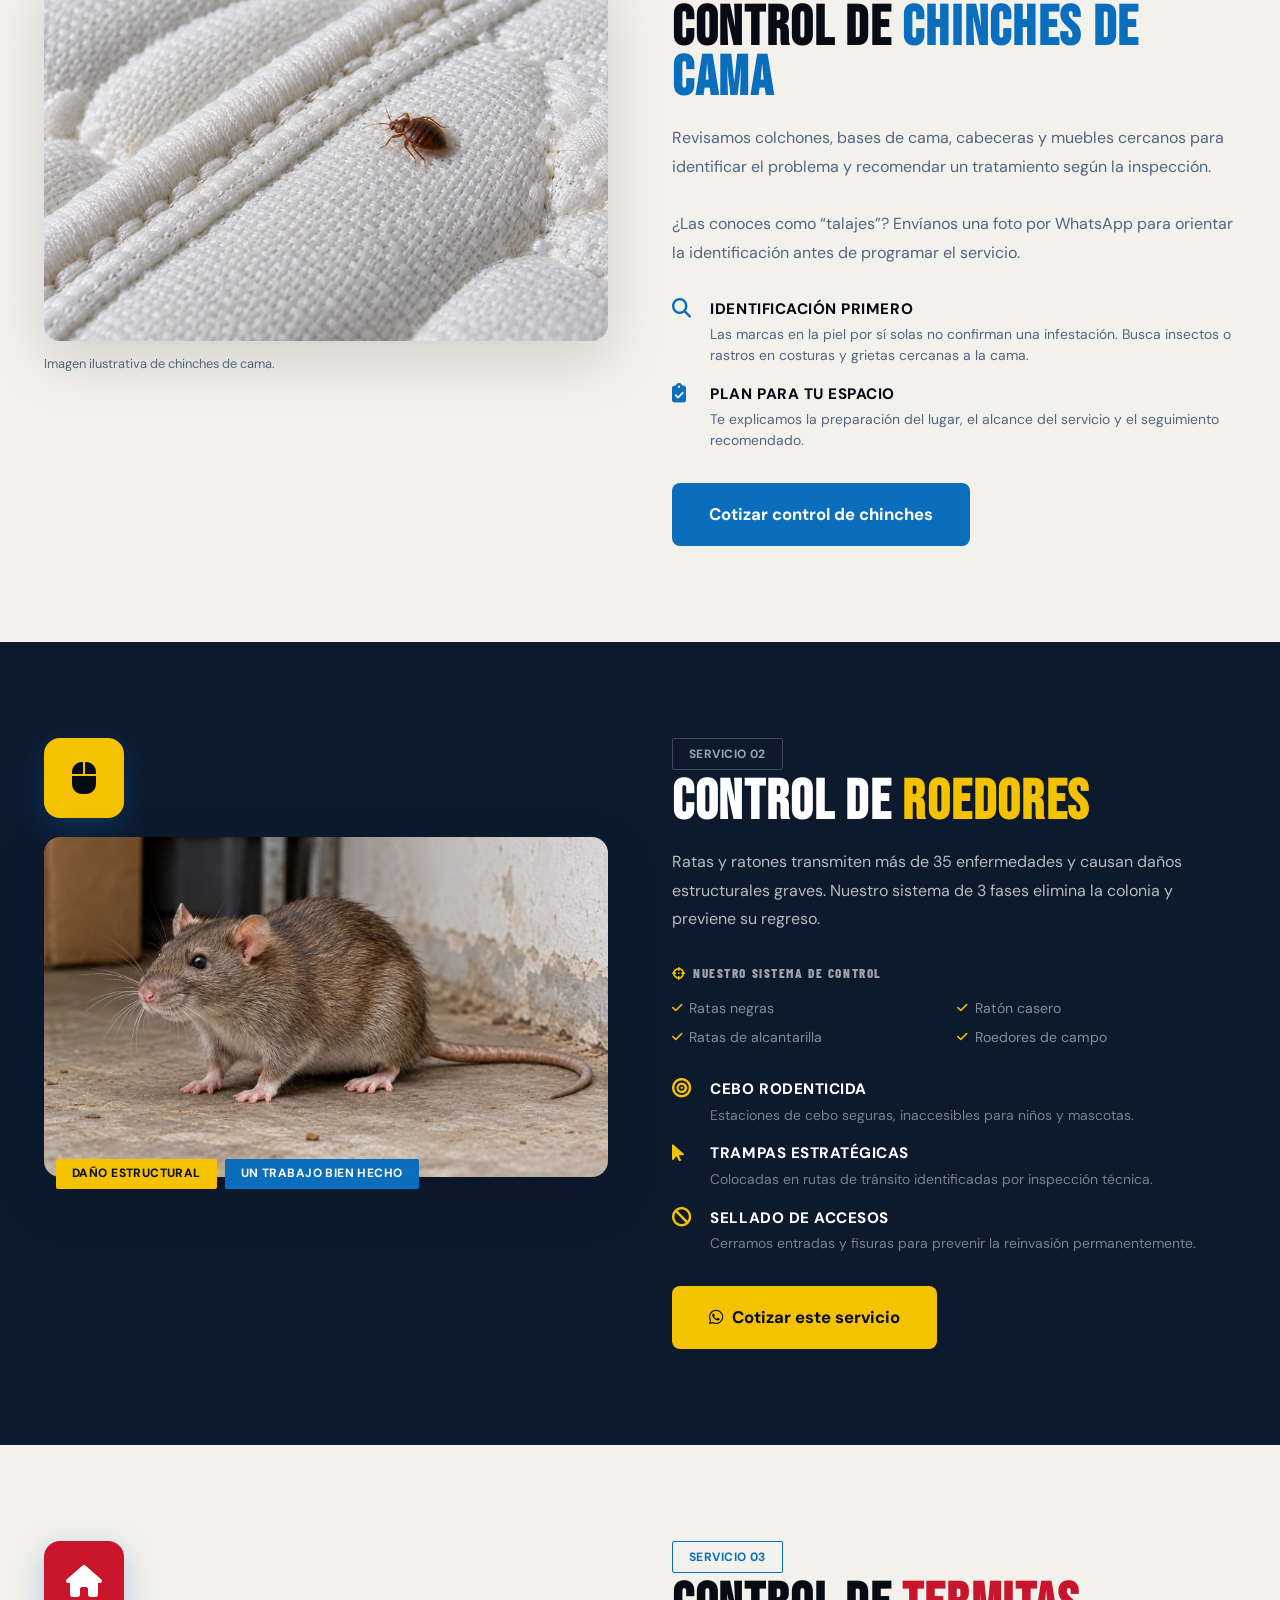
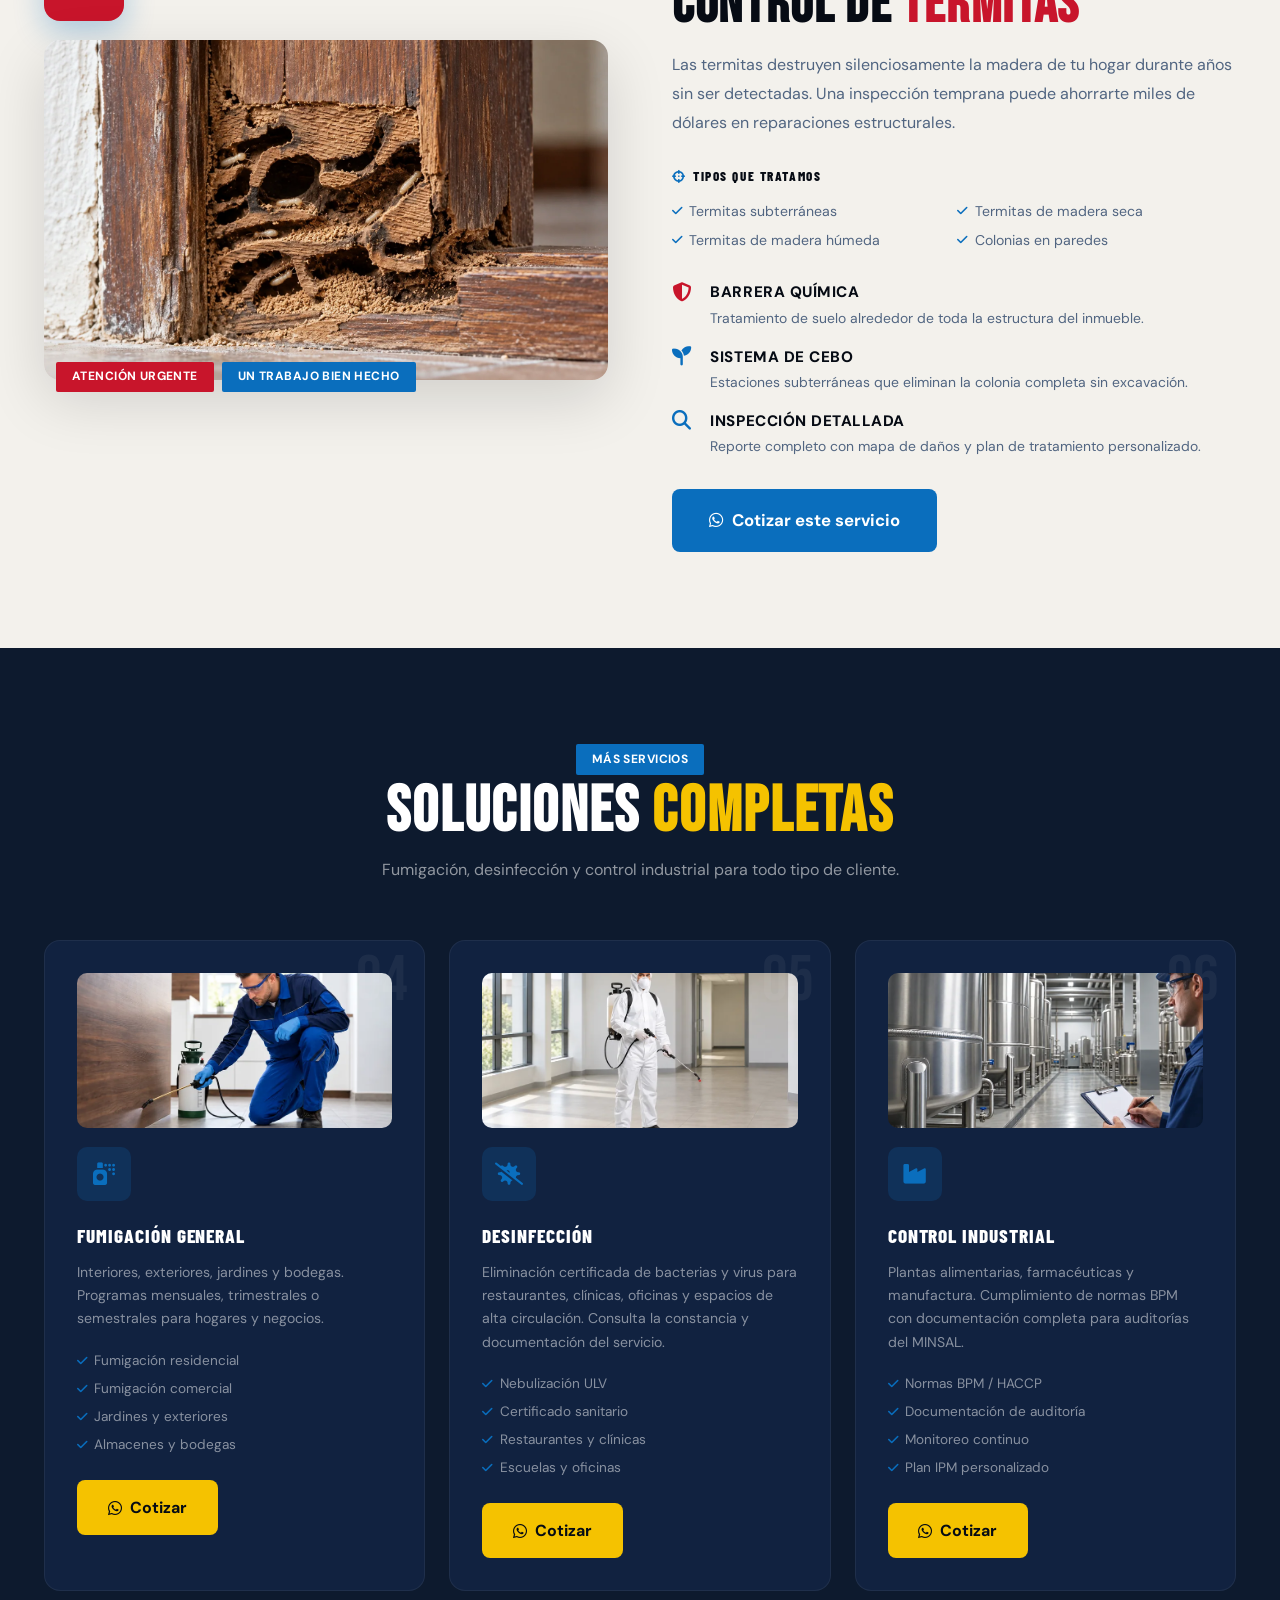
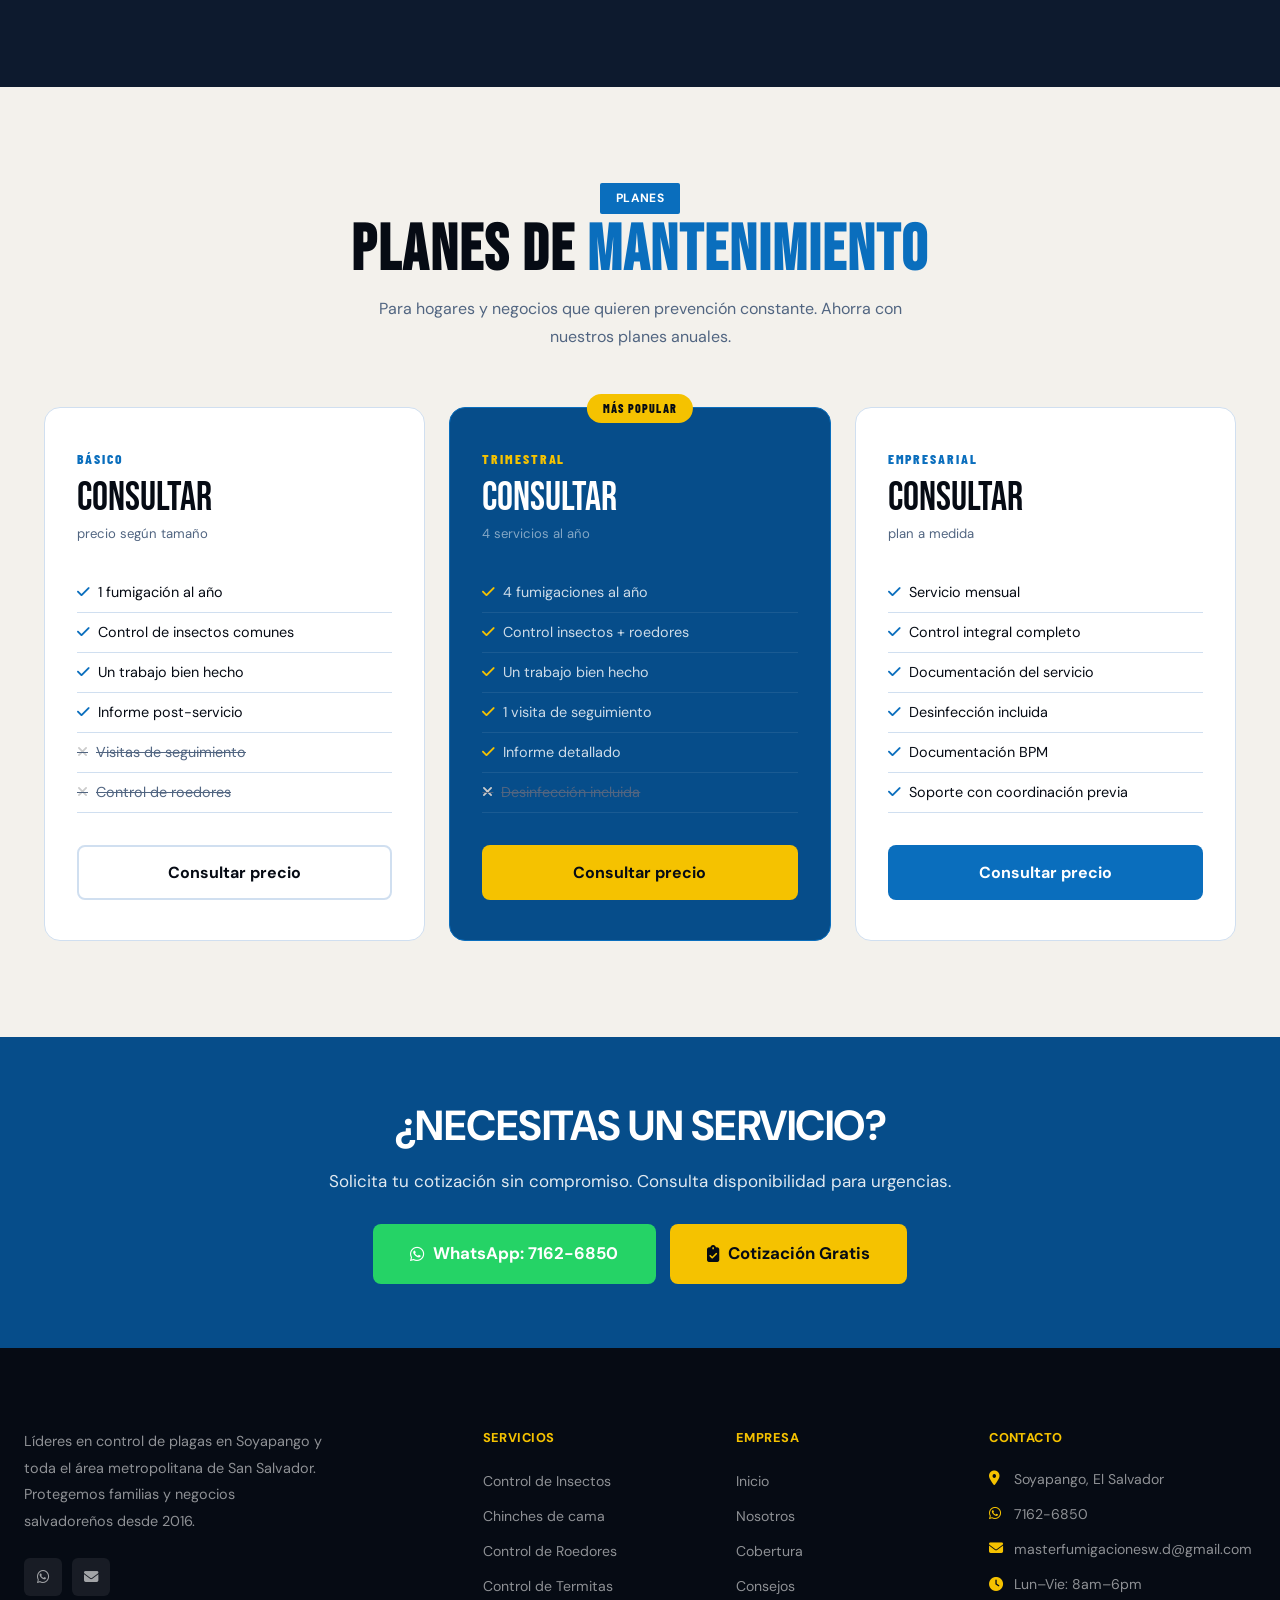
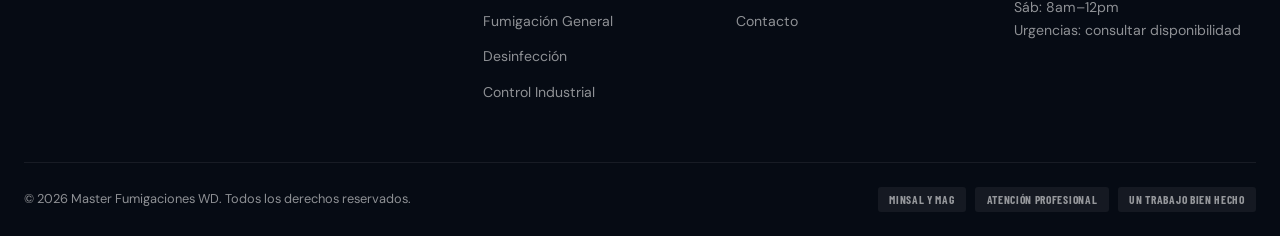
<file: servicios.html>
<!DOCTYPE html>
<html lang="es">
<head>
  <meta charset="UTF-8">
  <link rel="icon" type="image/x-icon" href="favicon.ico">
  <link rel="icon" type="image/png" sizes="16x16" href="icon-16.png">
  <link rel="icon" type="image/png" sizes="32x32" href="icon-32.png">
  <link rel="icon" type="image/png" sizes="192x192" href="icon-192.png">
  <link rel="icon" type="image/png" sizes="512x512" href="icon-512.png">
  <link rel="apple-touch-icon" sizes="180x180" href="icon-180.png">
  <meta name="viewport" content="width=device-width, initial-scale=1.0">
  <title>Servicios | Master Fumigaciones WD – Soyapango</title>
  <meta name="description" content="Control de insectos, roedores, termitas, fumigación general, desinfección y control industrial. Técnicos certificados MINSAL. ☎ 7162-6850">
  <link rel="canonical" href="https://masterfumigacioneswd.com/servicios.html">
  <link rel="preconnect" href="https://fonts.googleapis.com"><link rel="preconnect" href="https://fonts.gstatic.com" crossorigin><link rel="stylesheet" href="https://fonts.googleapis.com/css2?family=Bebas+Neue&family=DM+Sans:wght@400;500;700&family=Barlow+Condensed:wght@500;600;700;800&display=swap"><link rel="stylesheet" href="global.css">
  <link rel="stylesheet" href="servicios.css">
  <link rel="stylesheet" href="https://cdnjs.cloudflare.com/ajax/libs/font-awesome/6.4.0/css/all.min.css">
  <!-- IndexNow -->
  <meta name="indexnow-key" content="89270dfc7cc04fa2903c65ad02940208">
</head>
<body>
<header class="site-header">
    <nav class="nav" aria-label="Navegación principal">
      <a href="index.html" class="nav__logo" style="gap:12px;align-items:center;">
        <img width="60" height="60" src="LOGO_MASTER.png" alt="Master Fumigaciones WD" style="height:60px;width:60px;object-fit:contain;flex-shrink:0;">
        <span style="font-family:'Bebas Neue',sans-serif;font-size:1.5rem;letter-spacing:0.08em;line-height:1;color:#fff;">MASTER FUMIGACIONES&nbsp;<em style="color:#f5c518;font-style:normal;">WD</em></span>
      </a>
      <ul class="nav__links" id="navLinks">
        <li><a href="index.html">Inicio</a></li>
        <li><a href="servicios.html">Servicios</a></li>
        <li><a href="nosotros.html">Nosotros</a></li>
        <li><a href="cobertura.html">Cobertura</a></li>
        <li><a href="blog.html">Consejos</a></li>
        <li><a href="contacto.html">Contacto</a></li>
        <li>
          <a href="https://wa.me/50371626850" target="_blank" rel="noopener noreferrer" class="btn btn--wa btn--sm">
            <i class="fab fa-whatsapp" aria-hidden="true"></i> 7162-6850
          </a>
        </li>
      </ul>
      <button class="nav__mobile-btn" id="mobileBtn" type="button" aria-expanded="false" aria-controls="navLinks" aria-label="Abrir menú">
        <i class="fas fa-bars" aria-hidden="true"></i>
      </button>
    </nav>
  </header><a class="skip-link" href="#contenido">Saltar al contenido</a><main id="contenido" tabindex="-1">


<section class="page-hero">
  <div class="page-hero__inner">
    <div class="page-hero__breadcrumb">
      <a href="index.html">Inicio</a>
      <i class="fas fa-chevron-right" style="font-size:.6rem;"></i>
      <span>Servicios</span>
    </div>
    <h1 class="page-hero__title">NUESTROS<br><em>SERVICIOS</em></h1>
    <p class="page-hero__desc">Soluciones profesionales certificadas para todo tipo de infestación. Hogares, negocios e industrias en toda el área metropolitana de San Salvador.</p>
  </div>
</section>

<!-- INSECTOS -->
<section class="sec" id="insectos">
  <div class="container">
    <div class="svc-detail reveal">
      <div class="svc-detail__media">
        <div class="svc-detail__icon-wrap"><i class="fas fa-bug"></i></div>
        <!-- cucarachas / insectos en cocina -->
        <div class="svc-detail__img" style="background-image:url('img/cucaracha.webp')"></div>
        <div class="svc-detail__tag-box">
          <span class="tag tag--yellow">Más Solicitado</span>
          <span class="tag tag--green">Un trabajo bien hecho</span>
        </div>
      </div>
      <div class="svc-detail__content">
        <span class="tag tag--ghost">Servicio 01</span>
        <h2>Control de <em>Insectos</em></h2>
        <p>Eliminamos cucarachas, hormigas, arañas, chinches, zancudos, moscas y todo tipo de insecto volador y rastrero con tratamientos de última generación, con indicaciones específicas para hogares con niños o mascotas.</p>
        <div class="svc-detail__targets">
          <h4><i class="fas fa-crosshairs"></i> Plagas que eliminamos</h4>
          <div class="targets-grid">
            <span><i class="fas fa-check"></i> Cucarachas</span>
            <span><i class="fas fa-check"></i> Hormigas</span>
            <span><i class="fas fa-check"></i> Arañas</span>
            <span><i class="fas fa-check"></i> Chinches</span>
            <span><i class="fas fa-check"></i> Zancudos</span>
            <span><i class="fas fa-check"></i> Moscas</span>
            <span><i class="fas fa-check"></i> Pulgas</span>
            <span><i class="fas fa-check"></i> Garrapatas</span>
          </div>
        </div>
        <div class="svc-detail__methods">
          <div class="method"><i class="fas fa-flask"></i><div><strong>Gel profesional</strong><p>Aplicación en grietas y zonas de infestación sin olores ni residuos.</p></div></div>
          <div class="method"><i class="fas fa-spray-can"></i><div><strong>Aspersión dirigida</strong><p>Tratamiento perimetral en interiores y exteriores según las indicaciones de los productos.</p></div></div>
          <div class="method"><i class="fas fa-dot-circle"></i><div><strong>Cebo selectivo</strong><p>Sistema de atracción para eliminar colonias completas desde la raíz.</p></div></div>
        </div>
        <a href="https://wa.me/50371626850?text=Hola,%20necesito%20cotizar%20control%20de%20insectos" target="_blank" rel="noopener noreferrer" class="btn btn--primary btn--lg">
          <i class="fab fa-whatsapp"></i> Cotizar este servicio
        </a>
      </div>
    </div>
  </div>
</section>

<div class="divider"></div>

<section class="sec bedbug-section" id="chinches"><div class="container"><div class="svc-detail"><figure class="svc-detail__media"><img width="1536" height="1024" loading="lazy" decoding="async" srcset="img/chinches-cama-768.webp 768w, img/chinches-cama.webp 1536w" sizes="(max-width: 760px) 100vw, 50vw" class="svc-detail__img" src="img/chinches-cama.webp" alt="Imagen ilustrativa de una chinche de cama junto a la costura de un colchón"><figcaption class="image-caption">Imagen ilustrativa de chinches de cama.</figcaption></figure><div class="svc-detail__content"><span class="tag tag--yellow">Dormitorios y alojamientos</span><h2>Control de <em>chinches de cama</em></h2><p>Revisamos colchones, bases de cama, cabeceras y muebles cercanos para identificar el problema y recomendar un tratamiento según la inspección.</p><p>¿Las conoces como “talajes”? Envíanos una foto por WhatsApp para orientar la identificación antes de programar el servicio.</p><div class="svc-detail__methods"><div class="method"><i class="fas fa-search" aria-hidden="true"></i><div><strong>Identificación primero</strong><p>Las marcas en la piel por sí solas no confirman una infestación. Busca insectos o rastros en costuras y grietas cercanas a la cama.</p></div></div><div class="method"><i class="fas fa-clipboard-check" aria-hidden="true"></i><div><strong>Plan para tu espacio</strong><p>Te explicamos la preparación del lugar, el alcance del servicio y el seguimiento recomendado.</p></div></div></div><a class="btn btn--primary btn--lg" href="https://wa.me/50371626850?text=Hola%2C%20necesito%20una%20cotizaci%C3%B3n%20para%20chinches%20de%20cama" target="_blank" rel="noopener noreferrer">Cotizar control de chinches</a></div></div></div></section>
<!-- ROEDORES -->
<section class="sec sec--charcoal" id="roedores">
  <div class="container">
    <div class="svc-detail svc-detail--rev reveal">
      <div class="svc-detail__content">
        <span class="tag tag--ghost" style="border-color:rgba(255,255,255,.2);color:rgba(255,255,255,.6);">Servicio 02</span>
        <h2 style="color:#fff;">Control de <em style="color:var(--yellow)">Roedores</em></h2>
        <p style="color:rgba(255,255,255,.7);">Ratas y ratones transmiten más de 35 enfermedades y causan daños estructurales graves. Nuestro sistema de 3 fases elimina la colonia y previene su regreso.</p>
        <div class="svc-detail__targets svc-detail__targets--dark">
          <h4><i class="fas fa-crosshairs"></i> Nuestro sistema de control</h4>
          <div class="targets-grid">
            <span><i class="fas fa-check"></i> Ratas negras</span>
            <span><i class="fas fa-check"></i> Ratón casero</span>
            <span><i class="fas fa-check"></i> Ratas de alcantarilla</span>
            <span><i class="fas fa-check"></i> Roedores de campo</span>
          </div>
        </div>
        <div class="svc-detail__methods svc-detail__methods--dark">
          <div class="method"><i class="fas fa-bullseye" style="color:var(--yellow)"></i><div><strong style="color:#fff">Cebo rodenticida</strong><p>Estaciones de cebo seguras, inaccesibles para niños y mascotas.</p></div></div>
          <div class="method"><i class="fas fa-mouse-pointer" style="color:var(--yellow)"></i><div><strong style="color:#fff">Trampas estratégicas</strong><p>Colocadas en rutas de tránsito identificadas por inspección técnica.</p></div></div>
          <div class="method"><i class="fas fa-ban" style="color:var(--yellow)"></i><div><strong style="color:#fff">Sellado de accesos</strong><p>Cerramos entradas y fisuras para prevenir la reinvasión permanentemente.</p></div></div>
        </div>
        <a href="https://wa.me/50371626850?text=Hola,%20necesito%20cotizar%20control%20de%20roedores" target="_blank" rel="noopener noreferrer" class="btn btn--yellow btn--lg">
          <i class="fab fa-whatsapp"></i> Cotizar este servicio
        </a>
      </div>
      <div class="svc-detail__media">
        <div class="svc-detail__icon-wrap" style="background:var(--yellow);color:var(--dark)"><i class="fas fa-mouse"></i></div>
        <!-- rata real en ambiente oscuro -->
        <div class="svc-detail__img" style="background-image:url('img/roedor.webp')"></div>
        <div class="svc-detail__tag-box">
          <span class="tag tag--yellow">Daño estructural</span>
          <span class="tag tag--green">Un trabajo bien hecho</span>
        </div>
      </div>
    </div>
  </div>
</section>

<!-- TERMITAS -->
<section class="sec" id="termitas">
  <div class="container">
    <div class="svc-detail reveal">
      <div class="svc-detail__media">
        <div class="svc-detail__icon-wrap" style="background:var(--red)"><i class="fas fa-home"></i></div>
        <!-- madera destruida por termitas -->
        <div class="svc-detail__img" style="background-image:url('img/madera-termitas.webp')"></div>
        <div class="svc-detail__tag-box">
          <span class="tag tag--red">Atención urgente</span>
          <span class="tag tag--green">Un trabajo bien hecho</span>
        </div>
      </div>
      <div class="svc-detail__content">
        <span class="tag tag--ghost">Servicio 03</span>
        <h2>Control de <em style="color:var(--red)">Termitas</em></h2>
        <p>Las termitas destruyen silenciosamente la madera de tu hogar durante años sin ser detectadas. Una inspección temprana puede ahorrarte miles de dólares en reparaciones estructurales.</p>
        <div class="svc-detail__targets">
          <h4><i class="fas fa-crosshairs"></i> Tipos que tratamos</h4>
          <div class="targets-grid">
            <span><i class="fas fa-check"></i> Termitas subterráneas</span>
            <span><i class="fas fa-check"></i> Termitas de madera seca</span>
            <span><i class="fas fa-check"></i> Termitas de madera húmeda</span>
            <span><i class="fas fa-check"></i> Colonias en paredes</span>
          </div>
        </div>
        <div class="svc-detail__methods">
          <div class="method"><i class="fas fa-shield-alt" style="color:var(--red)"></i><div><strong>Barrera química</strong><p>Tratamiento de suelo alrededor de toda la estructura del inmueble.</p></div></div>
          <div class="method"><i class="fas fa-seedling"></i><div><strong>Sistema de cebo</strong><p>Estaciones subterráneas que eliminan la colonia completa sin excavación.</p></div></div>
          <div class="method"><i class="fas fa-search"></i><div><strong>Inspección detallada</strong><p>Reporte completo con mapa de daños y plan de tratamiento personalizado.</p></div></div>
        </div>
        <a href="https://wa.me/50371626850?text=Hola,%20necesito%20cotizar%20control%20de%20termitas" target="_blank" rel="noopener noreferrer" class="btn btn--primary btn--lg">
          <i class="fab fa-whatsapp"></i> Cotizar este servicio
        </a>
      </div>
    </div>
  </div>
</section>

<!-- FUMIGACION + DESINFECCION + INDUSTRIAL -->
<section class="sec sec--charcoal" id="fumigacion">
  <div class="container">
    <div class="sec-head sec-head--center reveal">
      <span class="tag tag--green">Más Servicios</span>
      <h2 class="sec-head__title sec-head__title--light">Soluciones <span>completas</span></h2>
      <p class="sec-head__sub sec-head__sub--light">Fumigación, desinfección y control industrial para todo tipo de cliente.</p>
    </div>
    <div class="mini-svc-grid">

      <div class="mini-svc reveal" id="fumigacion-content">
        <div class="mini-svc__num">04</div>
        <!-- técnico con mochila de fumigación en casa -->
        <div style="width:100%;height:155px;border-radius:10px;overflow:hidden;margin-bottom:1.2rem;flex-shrink:0;">
          <img width="1536" height="1024" loading="lazy" decoding="async" srcset="img/tecnico-hogar-768.webp 768w, img/tecnico-hogar.webp 1536w" sizes="(max-width: 760px) 100vw, 50vw" src="img/tecnico-hogar.webp" alt="Técnico aplicando fumigación en hogar" style="width:100%;height:100%;object-fit:cover;">
        </div>
        <div class="mini-svc__icon"><i class="fas fa-spray-can"></i></div>
        <h3>Fumigación General</h3>
        <p>Interiores, exteriores, jardines y bodegas. Programas mensuales, trimestrales o semestrales para hogares y negocios.</p>
        <ul class="mini-svc__list">
          <li><i class="fas fa-check"></i> Fumigación residencial</li>
          <li><i class="fas fa-check"></i> Fumigación comercial</li>
          <li><i class="fas fa-check"></i> Jardines y exteriores</li>
          <li><i class="fas fa-check"></i> Almacenes y bodegas</li>
        </ul>
        <a href="https://wa.me/50371626850?text=Hola,%20necesito%20fumigacion%20general" target="_blank" rel="noopener noreferrer" class="btn btn--yellow"><i class="fab fa-whatsapp"></i> Cotizar</a>
      </div>

      <div class="mini-svc reveal" id="desinfeccion">
        <div class="mini-svc__num">05</div>
        <!-- nebulización en restaurante / espacio comercial -->
        <div style="width:100%;height:155px;border-radius:10px;overflow:hidden;margin-bottom:1.2rem;flex-shrink:0;">
          <img width="1536" height="1024" loading="lazy" decoding="async" srcset="img/preparacion-servicio-768.webp 768w, img/preparacion-servicio.webp 1536w" sizes="(max-width: 760px) 100vw, 50vw" src="img/preparacion-servicio.webp" alt="Imagen ilustrativa de preparación del servicio" style="width:100%;height:100%;object-fit:cover;">
        </div>
        <div class="mini-svc__icon"><i class="fas fa-virus-slash"></i></div>
        <h3>Desinfección</h3>
        <p>Eliminación certificada de bacterias y virus para restaurantes, clínicas, oficinas y espacios de alta circulación. Consulta la constancia y documentación del servicio.</p>
        <ul class="mini-svc__list">
          <li><i class="fas fa-check"></i> Nebulización ULV</li>
          <li><i class="fas fa-check"></i> Certificado sanitario</li>
          <li><i class="fas fa-check"></i> Restaurantes y clínicas</li>
          <li><i class="fas fa-check"></i> Escuelas y oficinas</li>
        </ul>
        <a href="https://wa.me/50371626850?text=Hola,%20necesito%20servicio%20de%20desinfeccion" target="_blank" rel="noopener noreferrer" class="btn btn--yellow"><i class="fab fa-whatsapp"></i> Cotizar</a>
      </div>

      <div class="mini-svc reveal" id="industrial">
        <div class="mini-svc__num">06</div>
        <!-- planta de alimentos / bodega industrial -->
        <div style="width:100%;height:155px;border-radius:10px;overflow:hidden;margin-bottom:1.2rem;flex-shrink:0;">
          <img width="1536" height="1024" loading="lazy" decoding="async" srcset="img/bodega-768.webp 768w, img/bodega.webp 1536w" sizes="(max-width: 760px) 100vw, 50vw" src="img/bodega.webp" alt="Bodega de alimentos con control de plagas BPM" style="width:100%;height:100%;object-fit:cover;">
        </div>
        <div class="mini-svc__icon"><i class="fas fa-industry"></i></div>
        <h3>Control Industrial</h3>
        <p>Plantas alimentarias, farmacéuticas y manufactura. Cumplimiento de normas BPM con documentación completa para auditorías del MINSAL.</p>
        <ul class="mini-svc__list">
          <li><i class="fas fa-check"></i> Normas BPM / HACCP</li>
          <li><i class="fas fa-check"></i> Documentación de auditoría</li>
          <li><i class="fas fa-check"></i> Monitoreo continuo</li>
          <li><i class="fas fa-check"></i> Plan IPM personalizado</li>
        </ul>
        <a href="https://wa.me/50371626850?text=Hola,%20necesito%20control%20industrial" target="_blank" rel="noopener noreferrer" class="btn btn--yellow"><i class="fab fa-whatsapp"></i> Cotizar</a>
      </div>
    </div>
  </div>
</section>

<!-- PRICING PLANS -->
<section class="sec" id="planes">
  <div class="container">
    <div class="sec-head sec-head--center reveal">
      <span class="tag tag--green">Planes</span>
      <h2 class="sec-head__title">Planes de <span>mantenimiento</span></h2>
      <p class="sec-head__sub">Para hogares y negocios que quieren prevención constante. Ahorra con nuestros planes anuales.</p>
    </div>
    <div class="plans-grid">
      <div class="plan reveal">
        <div class="plan__name">Básico</div>
        <div class="plan__price">Consultar</div>
        <div class="plan__cycle">precio según tamaño</div>
        <ul class="plan__features">
          <li><i class="fas fa-check"></i> 1 fumigación al año</li>
          <li><i class="fas fa-check"></i> Control de insectos comunes</li>
          <li><i class="fas fa-check"></i> Un trabajo bien hecho</li>
          <li><i class="fas fa-check"></i> Informe post-servicio</li>
          <li class="off"><i class="fas fa-times"></i> Visitas de seguimiento</li>
          <li class="off"><i class="fas fa-times"></i> Control de roedores</li>
        </ul>
        <a href="contacto.html" class="btn btn--outline-dark btn--full">Consultar precio</a>
      </div>
      <div class="plan plan--featured reveal">
        <span class="plan__tag">Más popular</span>
        <div class="plan__name">Trimestral</div>
        <div class="plan__price">Consultar</div>
        <div class="plan__cycle">4 servicios al año</div>
        <ul class="plan__features">
          <li><i class="fas fa-check"></i> 4 fumigaciones al año</li>
          <li><i class="fas fa-check"></i> Control insectos + roedores</li>
          <li><i class="fas fa-check"></i> Un trabajo bien hecho</li>
          <li><i class="fas fa-check"></i> 1 visita de seguimiento</li>
          <li><i class="fas fa-check"></i> Informe detallado</li>
          <li class="off"><i class="fas fa-times"></i> Desinfección incluida</li>
        </ul>
        <a href="contacto.html" class="btn btn--yellow btn--full">Consultar precio</a>
      </div>
      <div class="plan reveal">
        <div class="plan__name">Empresarial</div>
        <div class="plan__price">Consultar</div>
        <div class="plan__cycle">plan a medida</div>
        <ul class="plan__features">
          <li><i class="fas fa-check"></i> Servicio mensual</li>
          <li><i class="fas fa-check"></i> Control integral completo</li>
          <li><i class="fas fa-check"></i> Documentación del servicio</li>
          <li><i class="fas fa-check"></i> Desinfección incluida</li>
          <li><i class="fas fa-check"></i> Documentación BPM</li>
          <li><i class="fas fa-check"></i> Soporte con coordinación previa</li>
        </ul>
        <a href="contacto.html" class="btn btn--primary btn--full">Consultar precio</a>
      </div>
    </div>
  </div>
</section>

<section class="cta-band">
  <div class="cta-band__inner reveal">
    <h2>¿NECESITAS UN SERVICIO?</h2>
    <p>Solicita tu cotización sin compromiso. Consulta disponibilidad para urgencias.</p>
    <div class="cta-band__btns">
      <a href="https://wa.me/50371626850" target="_blank" rel="noopener noreferrer" class="btn btn--wa btn--lg"><i class="fab fa-whatsapp"></i> WhatsApp: 7162-6850</a>
      <a href="contacto.html" class="btn btn--yellow btn--lg"><i class="fas fa-clipboard-check"></i> Cotización Gratis</a>
    </div>
  </div>
</section>

</main><footer class="site-footer">
    <div class="footer__grid">
      <div class="footer__brand">

        <p>Líderes en control de plagas en Soyapango y toda el área metropolitana de San Salvador. Protegemos familias y negocios salvadoreños desde 2016.</p>
        <div class="socials">
          <a href="https://wa.me/50371626850" target="_blank" rel="noopener noreferrer" aria-label="WhatsApp"><i class="fab fa-whatsapp"></i></a>
          <a href="mailto:masterfumigacionesw.d@gmail.com" aria-label="Email"><i class="fas fa-envelope"></i></a>
        </div>
      </div>
      <div class="footer__col">
        <h4>Servicios</h4>
        <ul>
          <li><a href="servicios.html#insectos">Control de Insectos</a></li>
          <li><a href="servicios.html#chinches">Chinches de cama</a></li><li><a href="servicios.html#roedores">Control de Roedores</a></li>
          <li><a href="servicios.html#termitas">Control de Termitas</a></li>
          <li><a href="servicios.html#fumigacion">Fumigación General</a></li>
          <li><a href="servicios.html#desinfeccion">Desinfección</a></li>
          <li><a href="servicios.html#industrial">Control Industrial</a></li>
        </ul>
      </div>
      <div class="footer__col">
        <h4>Empresa</h4>
        <ul>
          <li><a href="index.html">Inicio</a></li>
          <li><a href="nosotros.html">Nosotros</a></li>
          <li><a href="cobertura.html">Cobertura</a></li>
          <li><a href="blog.html">Consejos</a></li>
          <li><a href="contacto.html">Contacto</a></li>
        </ul>
      </div>
      <div class="footer__col">
        <h4>Contacto</h4>
        <div class="footer__contact-item"><i class="fas fa-map-marker-alt"></i><span>Soyapango, El Salvador</span></div>
        <div class="footer__contact-item"><i class="fab fa-whatsapp"></i><span>7162-6850</span></div>
        <div class="footer__contact-item"><i class="fas fa-envelope"></i><span>masterfumigacionesw.d@gmail.com</span></div>
        <div class="footer__contact-item"><i class="fas fa-clock"></i><span>Lun–Vie: 8am–6pm<br>Sáb: 8am–12pm<br>Urgencias: consultar disponibilidad</span></div>
      </div>
    </div>
    <div class="footer__bottom">
      <p>&copy; <span id="footerYear">2026</span> Master Fumigaciones WD. Todos los derechos reservados.</p>
      <div class="footer__certs">
        <span class="footer__cert">MINSAL y MAG</span>
        <span class="footer__cert">Atención profesional</span>
        <span class="footer__cert">Un trabajo bien hecho</span>
      </div>
    </div>
  </footer><a href="https://wa.me/50371626850" class="wa-float" target="_blank" rel="noopener noreferrer" aria-label="Consultar por WhatsApp"><i class="fab fa-whatsapp" aria-hidden="true"></i></a><script src="main.js" defer></script>
<script src="chatbot.js?v=20261023" defer></script>
</body>
</html>
</file>
<file: global.css>
/* ============================================================
   MASTER FUMIGACIONES WD — DESIGN SYSTEM
   ============================================================ */



/* ---- Variables ---- */
:root {
  --green:        #0a6ebd;
  --green-d:      #064d8a;
  --green-l:      #1a9fd4;
  --yellow:       #f5c200;
  --yellow-d:     #c49900;
  --red:          #c8152b;
  --dark:         #060b14;
  --charcoal:     #0d1a2e;
  --surface:      #112240;
  --offwhite:     #f3f1ec;
  --white:        #ffffff;
  --muted:        #6a7fa0;
  --border:       #d0dff0;
  --WA:           #25d366;
  --cyan:         #00b4dc;
  --cyan-d:       #0090b0;

  --ff-display:   'Bebas Neue', sans-serif;
  --ff-cond:      'Barlow Condensed', sans-serif;
  --ff-body:      'DM Sans', sans-serif;

  --radius:       8px;
  --radius-lg:    16px;
  --shadow:       0 4px 24px rgba(0,0,0,.08);
  --shadow-lg:    0 20px 60px rgba(0,0,0,.14);
  --transition:   .25s cubic-bezier(.4,0,.2,1);
}

/* ---- Reset ---- */
*, *::before, *::after { margin:0; padding:0; box-sizing:border-box; }
html { scroll-behavior:smooth; font-size:16px; }
body {
  font-family: var(--ff-body);
  background: var(--offwhite);
  color: var(--dark);
  line-height: 1.6;
  overflow-x: hidden;
}
img { display:block; max-width:100%; }
a   { text-decoration:none; color:inherit; }
button { cursor:pointer; font-family:inherit; }

/* ---- Utility ---- */
.container { max-width:1240px; margin:0 auto; padding:0 24px; }
.container--sm { max-width:860px; margin:0 auto; padding:0 24px; }

/* Tags / chips */
.tag {
  display:inline-flex; align-items:center; gap:.4rem;
  font-family:var(--ff-cond);
  font-size:.75rem; font-weight:700;
  letter-spacing:.14em; text-transform:uppercase;
  padding:.35rem 1rem; border-radius:2px;
}
.tag--green  { background:var(--green);  color:#fff; }
.tag--yellow { background:var(--yellow); color:var(--dark); }
.tag--red    { background:var(--red);    color:#fff; }
.tag--ghost  { border:1.5px solid var(--green); color:var(--green); background:transparent; }

/* Buttons */
.btn {
  display:inline-flex; align-items:center; gap:.5rem;
  font-family:var(--ff-cond);
  font-size:1rem; font-weight:800;
  letter-spacing:.1em; text-transform:uppercase;
  padding:.8rem 1.8rem; border-radius:var(--radius);
  border:2px solid transparent;
  transition: var(--transition);
  white-space:nowrap;
}
.btn--primary { background:var(--green); color:#fff; }
.btn--primary:hover { background:var(--green-d); transform:translateY(-2px); box-shadow:0 8px 24px rgba(10,110,189,.35); }
.btn--yellow  { background:var(--yellow); color:var(--dark); }
.btn--yellow:hover  { background:var(--yellow-d); transform:translateY(-2px); box-shadow:0 8px 24px rgba(245,194,0,.35); }
.btn--outline { border-color:rgba(255,255,255,.3); color:#fff; background:transparent; }
.btn--outline:hover { border-color:var(--yellow); color:var(--yellow); }
.btn--outline-dark { border-color:var(--border); color:var(--dark); background:transparent; }
.btn--outline-dark:hover { border-color:var(--green); color:var(--green); }
.btn--wa { background:var(--WA); color:#fff; }
.btn--wa:hover { background:#1aab50; transform:translateY(-2px); box-shadow:0 8px 24px rgba(37,211,102,.4); }
.btn--ghost { background:rgba(255,255,255,.08); color:#fff; border-color:rgba(255,255,255,.15); }
.btn--ghost:hover { background:rgba(255,255,255,.15); }
.btn--lg { padding:1rem 2.2rem; font-size:1.05rem; }
.btn--sm { padding:.5rem 1.1rem; font-size:.85rem; }
.btn--full { width:100%; justify-content:center; }

/* Section header */
.sec { padding:6rem 0; }
.sec--dark { background:var(--dark); }
.sec--charcoal { background:var(--charcoal); }
.sec--green { background:var(--green-d); }
.sec--surface { background:var(--surface); }

.sec-head { margin-bottom:3.5rem; }
.sec-head--center { text-align:center; }
.sec-head--center .sec-head__sub { margin:0 auto; }

.sec-head__title {
  font-family:var(--ff-display);
  font-size:clamp(2.2rem,5vw,4rem);
  letter-spacing:.03em; line-height:.9;
  margin:.5rem 0 1rem;
}
.sec-head__title span { color:var(--green); }
.sec-head__title--light { color:#fff; }
.sec-head__title--light span { color:var(--yellow); }

.sec-head__sub {
  color:var(--muted); font-size:1rem; max-width:560px;
  line-height:1.75;
}
.sec-head__sub--light { color:rgba(255,255,255,.55); }

/* Cards */
.card {
  background:#fff;
  border-radius:var(--radius-lg);
  border:1.5px solid var(--border);
  padding:2rem 1.8rem;
  transition:var(--transition);
  position:relative; overflow:hidden;
}
.card:hover { transform:translateY(-5px); box-shadow:var(--shadow-lg); border-color:var(--green); }

.card--dark {
  background:var(--surface);
  border-color:rgba(255,255,255,.06);
  color:#fff;
}
.card--dark:hover { border-color:var(--green); }

/* Divider */
.divider { height:1px; background:var(--border); margin:0; }
.divider--dark { background:rgba(255,255,255,.07); }

/* Scroll reveal */
.reveal {
  opacity:0; transform:translateY(32px);
  transition:opacity .65s ease, transform .65s ease;
}
.reveal.visible { opacity:1; transform:translateY(0); }
.reveal--left  { transform:translateX(-32px); }
.reveal--right { transform:translateX(32px); }
.reveal--left.visible,
.reveal--right.visible { transform:translateX(0); }

/* ============================================================
   HEADER / NAV
============================================================ */
.site-header {
  position:fixed; top:0; width:100%;
  background:rgba(8,12,8,1);
  border-bottom:2px solid var(--green);
  z-index:1000;
  transition:border-color var(--transition);
}
.nav {
  max-width:1240px; margin:0 auto;
  padding:.6rem 24px;
  display:flex; align-items:center; justify-content:space-between; gap:1rem;
}
.nav__logo {
  display:flex; align-items:center; gap:12px;
  font-family:var(--ff-display); font-size:1.5rem;
  letter-spacing:.06em; color:#fff; text-decoration:none;
}
.nav__logo-icon {
  width:38px; height:38px; background:var(--green); border-radius:6px;
  display:flex; align-items:center; justify-content:center;
  font-size:1.1rem; color:#fff; flex-shrink:0;
}
.nav__logo em { color:var(--yellow); font-style:normal; }
.nav__links {
  display:flex; list-style:none; align-items:center; gap:1.4rem;
}
.nav__links a {
  font-family:var(--ff-cond); font-size:.95rem; font-weight:700;
  letter-spacing:.07em; text-transform:uppercase;
  color:rgba(255,255,255,.7); transition:color var(--transition);
  position:relative; padding-bottom:2px;
}
.nav__links a::after {
  content:''; position:absolute; bottom:-2px; left:0; width:0; height:2px;
  background:var(--yellow); transition:width var(--transition);
}
.nav__links a:hover,
.nav__links a.active { color:#fff; }
.nav__links a:hover::after,
.nav__links a.active::after { width:100%; }
.nav__links a.active { color:var(--yellow); }

.nav__mobile-btn {
  display:none; background:none; border:none; color:#fff;
  font-size:1.4rem; padding:.3rem;
}

/* Mobile nav */
@media(max-width:820px){
  .nav__mobile-btn { display:block; }
  .nav__links {
    position:fixed; top:70px; right:-100%; width:min(320px,90%);
    height:calc(100vh - 70px); background:var(--charcoal);
    flex-direction:column; align-items:flex-start;
    padding:2rem 1.5rem; gap:1.2rem;
    transition:right .3s ease; overflow-y:auto;
    border-left:2px solid var(--green);
  }
  .nav__links.open { right:0; }
  .nav__links a { font-size:1.2rem; color:rgba(255,255,255,.85); }
}

/* ============================================================
   FOOTER
============================================================ */
.site-footer {
  background:var(--dark);
  color:rgba(255,255,255,.55);
  padding:5rem 24px 1.5rem;
}
.footer__grid {
  display:grid;
  grid-template-columns:2fr 1fr 1fr 1.3fr;
  gap:3rem; max-width:1240px; margin:0 auto 3rem;
}
.footer__brand .nav__logo { margin-bottom:1rem; }
.footer__brand p { line-height:1.85; font-size:.9rem; margin-bottom:1.5rem; max-width:300px; }
.socials { display:flex; gap:.6rem; }
.socials a {
  width:38px; height:38px; border-radius:6px;
  background:rgba(255,255,255,.07);
  display:flex; align-items:center; justify-content:center;
  color:rgba(255,255,255,.6); font-size:.9rem;
  transition:var(--transition);
}
.socials a:hover { background:var(--yellow); color:var(--dark); }

.footer__col h4 {
  font-family:var(--ff-cond); font-size:.8rem; font-weight:800;
  letter-spacing:.14em; text-transform:uppercase;
  color:var(--yellow); margin-bottom:1.2rem;
}
.footer__col ul { list-style:none; }
.footer__col li { margin-bottom:.6rem; }
.footer__col a { font-size:.88rem; transition:color var(--transition); }
.footer__col a:hover { color:var(--yellow); }
.footer__contact-item {
  display:flex; gap:.7rem; align-items:flex-start;
  margin-bottom:.8rem; font-size:.88rem;
}
.footer__contact-item i { color:var(--yellow); margin-top:.2rem; min-width:14px; }

.footer__bottom {
  border-top:1px solid rgba(255,255,255,.07);
  padding-top:1.5rem; max-width:1240px; margin:0 auto;
  display:flex; justify-content:space-between; align-items:center;
  flex-wrap:wrap; gap:1rem; font-size:.8rem;
}
.footer__certs { display:flex; gap:.6rem; }
.footer__cert {
  background:rgba(255,255,255,.06);
  padding:.2rem .7rem; border-radius:3px;
  font-family:var(--ff-cond); font-size:.72rem; font-weight:700;
  letter-spacing:.06em; text-transform:uppercase;
}

@media(max-width:900px){ .footer__grid { grid-template-columns:1fr 1fr; } }
@media(max-width:540px){ .footer__grid { grid-template-columns:1fr; } }

/* ============================================================
   WA FLOAT
============================================================ */
.wa-float {
  position:fixed; bottom:28px; right:28px;
  width:58px; height:58px; border-radius:50%;
  background:var(--WA); color:#fff;
  display:flex; align-items:center; justify-content:center;
  font-size:1.7rem; z-index:998;
  box-shadow:0 6px 24px rgba(37,211,102,.5);
  animation:waPulse 2.5s ease-in-out infinite;
  transition:transform var(--transition);
}
.wa-float:hover { transform:scale(1.12); }
@keyframes waPulse {
  0%,100%{ box-shadow:0 6px 24px rgba(37,211,102,.5); }
  50%{ box-shadow:0 6px 40px rgba(37,211,102,.8); }
}

/* ============================================================
   PAGE HERO (inner pages)
============================================================ */
.page-hero {
  margin-top:70px;
  background:linear-gradient(150deg, var(--green-d) 0%, var(--dark) 65%);
  padding:5rem 24px 4rem;
  position:relative; overflow:hidden;
}
.page-hero::before {
  content:'';
  position:absolute; inset:0;
  background:repeating-linear-gradient(
    -45deg, transparent, transparent 24px,
    rgba(255,255,255,.015) 24px, rgba(255,255,255,.015) 48px
  );
}
.page-hero__inner {
  max-width:1240px; margin:0 auto;
  position:relative; z-index:1;
}
.page-hero__breadcrumb {
  display:flex; align-items:center; gap:.5rem;
  font-family:var(--ff-cond); font-size:.82rem; font-weight:600;
  letter-spacing:.1em; text-transform:uppercase;
  color:rgba(255,255,255,.45); margin-bottom:1.5rem;
}
.page-hero__breadcrumb a { color:rgba(255,255,255,.45); transition:color var(--transition); }
.page-hero__breadcrumb a:hover { color:var(--yellow); }
.page-hero__breadcrumb span { color:var(--yellow); }
.page-hero__title {
  font-family:var(--ff-display);
  font-size:clamp(3rem,7vw,6rem);
  color:#fff; letter-spacing:.03em; line-height:.9;
  margin-bottom:1.2rem;
}
.page-hero__title em { color:var(--yellow); font-style:normal; display:block; }
.page-hero__desc {
  color:rgba(255,255,255,.7); font-size:1.1rem;
  max-width:600px; line-height:1.75;
}

/* ============================================================
   URGENCY STRIP
============================================================ */
.urgency-strip {
  background:var(--red);
  padding:.8rem 24px;
  display:flex; align-items:center; justify-content:center;
  gap:1.5rem; flex-wrap:wrap;
}
.urgency-strip p {
  font-family:var(--ff-cond); font-size:1rem; font-weight:700;
  letter-spacing:.05em; color:#fff;
  display:flex; align-items:center; gap:.5rem;
}

/* ============================================================
   FORM STYLES (global)
============================================================ */
.form-field { margin-bottom:1.1rem; }
.form-field label {
  display:block; font-family:var(--ff-cond);
  font-size:.78rem; font-weight:700;
  letter-spacing:.1em; text-transform:uppercase;
  color:#555; margin-bottom:.4rem;
}
.form-field input,
.form-field select,
.form-field textarea {
  width:100%; padding:.75rem 1rem;
  border:1.5px solid #ddd; border-radius:6px;
  font-family:var(--ff-body); font-size:.93rem;
  background:#fafafa; color:var(--dark);
  transition:border-color var(--transition), box-shadow var(--transition);
}
.form-field input:focus,
.form-field select:focus,
.form-field textarea:focus {
  outline:none; border-color:var(--green);
  box-shadow:0 0 0 3px rgba(10,110,189,.1);
  background:#fff;
}
.form-field textarea { resize:vertical; min-height:100px; }

/* ============================================================
   CHATBOT (compartido en todas las páginas — ver chatbot.js)
============================================================ */
.cb-wrap {
  position: fixed;
  bottom: 100px;
  right: 28px;
  z-index: 10000; /* por encima del botón flotante de WhatsApp (9999) */
  font-family: inherit;
}

/* Toggle button */
.cb-toggle {
  width: 56px; height: 56px;
  border-radius: 50%;
  background: #1a1a2e;
  border: 3px solid #4caf50;
  color: #fff;
  font-size: 1.4rem;
  cursor: pointer;
  display: flex; align-items: center; justify-content: center;
  box-shadow: 0 4px 18px rgba(0,0,0,.3);
  transition: transform .2s, box-shadow .2s;
  position: relative;
}
.cb-toggle:hover { transform: scale(1.08); box-shadow: 0 6px 24px rgba(0,0,0,.4); }

.cb-badge {
  position: absolute;
  top: -4px; right: -4px;
  background: #e53935;
  color: #fff;
  font-size: .65rem;
  font-weight: 800;
  width: 18px; height: 18px;
  border-radius: 50%;
  display: none;
  align-items: center; justify-content: center;
  border: 2px solid #fff;
}

/* Chat box */
.cb-box {
  position: absolute;
  bottom: 68px; right: 0;
  width: 340px;
  max-height: 480px;
  max-height: min(560px, 75vh);
  background: #fff;
  border-radius: 18px;
  box-shadow: 0 12px 48px rgba(0,0,0,.22);
  flex-direction: column;
  overflow: hidden;
  animation: cbSlideIn .25s ease;
}
@keyframes cbSlideIn {
  from { opacity:0; transform: translateY(12px) scale(.97); }
  to   { opacity:1; transform: translateY(0) scale(1); }
}

/* Header */
.cb-header {
  background: linear-gradient(135deg, #1b5e20, #2e7d32);
  padding: .9rem 1rem;
  display: flex; align-items: center; gap: .7rem;
  color: #fff;
}
.cb-header__avatar {
  width: 38px; height: 38px;
  border-radius: 50%;
  background: rgba(255,255,255,.2);
  display: flex; align-items: center; justify-content: center;
  font-size: 1rem; flex-shrink: 0;
}
.cb-header strong { display: block; font-size: .9rem; }
.cb-online {
  display: flex; align-items: center; gap: .3rem;
  font-size: .72rem; color: rgba(255,255,255,.8);
}
.cb-dot {
  width: 7px; height: 7px; border-radius: 50%;
  background: #69f0ae;
  animation: cbPulse 1.6s ease-in-out infinite;
}
@keyframes cbPulse { 0%,100%{opacity:1} 50%{opacity:.4} }
.cb-close {
  margin-left: auto;
  background: none; border: none; color: rgba(255,255,255,.7);
  font-size: 1rem; cursor: pointer; padding: .2rem;
  transition: color .15s;
}
.cb-close:hover { color: #fff; }

/* Messages */
.cb-messages {
  flex: 1 1 auto;
  min-height: 70px;
  overflow-y: auto;
  -webkit-overflow-scrolling: touch;
  padding: 1rem;
  display: flex;
  flex-direction: column;
  gap: .6rem;
  background: #f5f5f5;
  scrollbar-width: thin;
  scrollbar-color: #a5d6a7 transparent;
}
.cb-messages::-webkit-scrollbar,
.cb-options::-webkit-scrollbar,
.cb-opts-list::-webkit-scrollbar { width: 6px; }
.cb-messages::-webkit-scrollbar-thumb,
.cb-options::-webkit-scrollbar-thumb,
.cb-opts-list::-webkit-scrollbar-thumb { background: #a5d6a7; border-radius: 10px; }
.cb-messages::-webkit-scrollbar-track,
.cb-options::-webkit-scrollbar-track,
.cb-opts-list::-webkit-scrollbar-track { background: transparent; }
.cb-msg { display: flex; }
.cb-msg--bot  { justify-content: flex-start; }
.cb-msg--user { justify-content: flex-end; }

.cb-bubble {
  max-width: 82%;
  padding: .55rem .85rem;
  border-radius: 14px;
  font-size: .83rem;
  line-height: 1.5;
}
.cb-msg--bot  .cb-bubble {
  background: #fff;
  border-bottom-left-radius: 4px;
  box-shadow: 0 1px 4px rgba(0,0,0,.1);
  color: #222;
}
.cb-msg--user .cb-bubble {
  background: #2e7d32;
  color: #fff;
  border-bottom-right-radius: 4px;
}

/* Options */
.cb-options {
  flex-shrink: 0;
  padding: .6rem .8rem .8rem;
  display: flex;
  flex-direction: column;
  gap: .4rem;
  background: #fff;
  border-top: 1px solid #eee;
  max-height: 45vh;
  overflow-y: auto;
  -webkit-overflow-scrolling: touch;
  scrollbar-width: thin;
  scrollbar-color: #a5d6a7 transparent;
}
.cb-opt {
  background: #f1f8e9;
  border: 1.5px solid #a5d6a7;
  color: #2e7d32;
  border-radius: 20px;
  padding: .45rem .9rem;
  font-size: .8rem;
  font-weight: 600;
  cursor: pointer;
  text-align: left;
  transition: background .15s, transform .1s;
}
.cb-opt:hover {
  background: #2e7d32;
  color: #fff;
  border-color: #2e7d32;
  transform: translateX(2px);
}

/* Botón "Atrás" — visualmente distinto, menos protagonismo que las opciones */
.cb-opt--back {
  background: transparent;
  border: 1.5px dashed #ccc;
  color: #888;
  font-weight: 500;
}
.cb-opt--back:hover {
  background: #f5f5f5;
  color: #555;
  border-color: #bbb;
  transform: none;
}

/* Mobile: el widget pasa a ser una hoja fija anclada abajo,
   con alto limitado al viewport real para que nunca se corte
   ni queden scrollbars feas del navegador. */
@media(max-width:600px){
  .cb-wrap { right: 14px; bottom: calc(84px + env(safe-area-inset-bottom, 0px)); }
  .cb-box {
    position: fixed;
    left: 12px; right: 12px; bottom: calc(100px + env(safe-area-inset-bottom, 0px));
    width: auto;
    max-height: calc(100vh - 160px);
    max-height: calc(100dvh - 160px);
    border-radius: 16px;
  }
  .cb-options { max-height: 42vh; }
}

@media(max-width:360px){
  .cb-wrap { bottom: calc(78px + env(safe-area-inset-bottom, 0px)); }
  .cb-box  { bottom: calc(92px + env(safe-area-inset-bottom, 0px)); }
}

/* Chatbot – input de datos / captura de texto */
.cb-input-group { display: flex; flex-direction: column; gap: .4rem; }
.cb-input {
  width: 100%;
  padding: .5rem .8rem;
  border: 1.5px solid #a5d6a7;
  border-radius: 10px;
  font-size: .82rem;
  outline: none;
  transition: border-color .15s;
  box-sizing: border-box;
  font-family: inherit;
}
.cb-input:focus { border-color: #2e7d32; }
.cb-textarea { resize: vertical; min-height: 64px; font-family: inherit; }
.cb-opt--send { background: #2e7d32; color: #fff; border-color: #2e7d32; flex:1; }
.cb-opt--send:hover { background: #1b5e20; }
.cb-opt--skip { background: #f5f5f5; color: #777; border-color: #ddd; flex:1; }
.cb-opt--skip:hover { background: #eee; color: #333; }

/* Botón fijo para escalar a un asesor humano por WhatsApp: siempre visible tras una respuesta de IA */
.cb-opt--whatsapp {
  background: var(--WA, #25d366);
  border-color: var(--WA, #25d366);
  color: #fff;
  font-weight: 700;
}
.cb-opt--whatsapp:hover { background: #1ea952; border-color: #1ea952; color: #fff; transform: translateX(2px); }

/* Indicador "escribiendo..." mientras la IA responde */
.cb-typing { display: flex; gap: 4px; align-items: center; padding: .7rem .9rem !important; }
.cb-typing span {
  width: 6px; height: 6px; border-radius: 50%;
  background: #a5d6a7; display: inline-block;
  animation: cbTypingBounce 1.2s infinite ease-in-out;
}
.cb-typing span:nth-child(2) { animation-delay: .15s; }
.cb-typing span:nth-child(3) { animation-delay: .3s; }
@keyframes cbTypingBounce {
  0%, 60%, 100% { transform: translateY(0); opacity: .5; }
  30% { transform: translateY(-4px); opacity: 1; }
}

/* Chatbot – lista scrolleable de opciones cuando hay buscador */
.cb-opts-list {
  display: flex;
  flex-direction: column;
  gap: .4rem;
  max-height: 30vh;
  overflow-y: auto;
  -webkit-overflow-scrolling: touch;
  padding-right: 2px;
  scrollbar-width: thin;
  scrollbar-color: #a5d6a7 transparent;
}

/* Usability and responsive photographs */
:root{--muted:#516581}
.reveal{opacity:1!important;transform:none!important}
:focus-visible{outline:3px solid #d3a500;outline-offset:4px}
.skip-link{position:fixed;top:8px;left:8px;z-index:3000;padding:12px 18px;background:#fff;color:#064d8a;transform:translateY(-180%)}
.skip-link:focus{transform:none}
#contenido{outline:none}
[id]{scroll-margin-top:100px}
.faq-q{display:flex;justify-content:space-between;gap:1rem;width:100%;border:0;text-align:left;background:transparent;font:inherit;color:inherit;min-height:48px}
.faq-a[hidden]{display:none}
.faq-item.open .faq-a{max-height:none}
img[src$=".webp"]{object-fit:cover}
.image-caption,.source-note,.privacy-note{font-size:.8rem!important;line-height:1.5!important;margin-top:.8rem;color:#52647c}
.source-note a,.privacy-note a,.prose a,.footer-note a{ text-decoration:underline;text-underline-offset:3px}
.bedbug-feature{background:#fff}
.bedbug-feature__grid{display:grid;grid-template-columns:1fr 1fr;align-items:center;gap:3rem}
.bedbug-feature img{width:100%;height:auto;aspect-ratio:3/2;border-radius:16px}
.bedbug-feature h2{font-family:var(--ff-display);font-size:clamp(2.3rem,4vw,3.8rem);line-height:1.1;margin:1rem 0}
.bedbug-feature p{color:var(--muted);margin-bottom:1.5rem}
.bedbug-section .svc-detail__img{display:block;height:auto;aspect-ratio:3/2}
.footer-note{max-width:1240px;margin:1rem auto 0;padding:0 24px 24px;font-size:.75rem;color:#abbace}
.prose h2{font-size:1.4rem;margin:1.7rem 0 .7rem}
.prose p{margin-bottom:1rem}
.cb-clear{background:none;border:1px solid #ffffff70;border-radius:5px;color:#fff;padding:6px;font-size:.72rem;margin-left:auto}
.cb-close{margin-left:0;min-width:36px;min-height:36px}
.cb-bubble{overflow-wrap:anywhere;white-space:pre-wrap}
.cb-online .cb-dot{animation:none}
.nav__logo img{flex-shrink:0}
@media(max-width:1060px){
 .nav__mobile-btn{display:block;min-width:44px;min-height:44px;flex-shrink:0}
 .nav__links{position:fixed;top:82px;right:-100%;width:min(340px,92%);height:calc(100dvh - 82px);background:var(--charcoal);flex-direction:column;align-items:flex-start;padding:2rem 1.5rem;gap:1.2rem;overflow-y:auto;border-left:2px solid var(--green);visibility:hidden;transition:right .2s ease}
 .nav__links.open{right:0;visibility:visible}
 .nav__links a{font-size:1.1rem}
}
@media(max-width:760px){
 .bedbug-feature__grid{grid-template-columns:1fr;gap:1.5rem}
 .nav{padding:8px 16px}
 .nav__logo{gap:8px!important;min-width:0}
 .nav__logo span{font-size:1.08rem!important;line-height:1.05!important;max-width:180px}
 .nav__logo img{width:52px!important;height:52px!important}
 .nav__links{top:70px;height:calc(100dvh - 70px)}
 .hero__grid{grid-template-columns:minmax(0,1fr)!important}
 .hero__h1{font-size:clamp(2.8rem,11vw,4.6rem)!important;overflow-wrap:normal}
 .hero__counters{gap:1rem!important;justify-content:space-between}
 .counter__n{font-size:2rem}
 .container,.container--sm{padding-left:18px;padding-right:18px}
 .quote-box__form,.contact-form{padding:1.2rem}
 .form-row-2{grid-template-columns:1fr}
 .btn{white-space:normal;text-align:center}
 .cb-box{max-height:calc(100dvh - 130px)}
 .footer__contact-item{overflow-wrap:anywhere}
}
@media(prefers-reduced-motion:reduce){
 html{scroll-behavior:auto}
 *,*::before,*::after{animation:none!important;transition:none!important;scroll-behavior:auto!important}
}
</file>
<file: home.css>
/* ============================================================
   HOME PAGE — home.css
============================================================ */

/* HERO */
.hero {
  margin-top:70px;
  min-height:92vh;
  background:
    linear-gradient(150deg, rgba(7,77,28,.96) 0%, rgba(8,12,8,.93) 65%),
    url('img/tecnico-hogar.webp') center/cover no-repeat;
  display:flex; align-items:center;
  position:relative; overflow:hidden;
}
.hero::after {
  content:'';
  position:absolute; top:0; right:0;
  width:45%; height:100%;
  background:linear-gradient(160deg, rgba(245,194,0,.06) 0%, transparent 60%);
  clip-path:polygon(18% 0, 100% 0, 100% 100%, 0 100%);
}
.hero__deco {
  position:absolute; right:-2%; bottom:-6%;
  font-family:var(--ff-display);
  font-size:clamp(8rem,16vw,18rem);
  color:rgba(255,255,255,.025);
  letter-spacing:.04em; line-height:1;
  pointer-events:none; user-select:none;
}
.hero__grid {
  position:relative; z-index:2;
  display:grid; grid-template-columns:1fr 420px;
  gap:3rem; align-items:center;
  padding:4rem 24px;
}
.hero__eyebrow {
  display:flex; align-items:center; gap:.8rem; margin-bottom:1.4rem;
}
.eyebrow-line { width:40px; height:1.5px; background:var(--yellow); flex-shrink:0; }
.eyebrow-text {
  font-family:var(--ff-cond); font-size:.8rem; font-weight:700;
  letter-spacing:.18em; color:var(--yellow); text-transform:uppercase;
}
.hero__h1 {
  font-family:var(--ff-display);
  font-size:clamp(3rem,7vw,6.5rem);
  color:#fff; letter-spacing:.02em; line-height:.9; margin-bottom:1.4rem;
}
.hero__h1 em { color:var(--yellow); font-style:normal; display:block; }
.hero__sub { color:rgba(255,255,255,.8); font-size:1.05rem; max-width:500px; line-height:1.75; margin-bottom:1.8rem; }
.hero__pills { display:flex; flex-wrap:wrap; gap:.6rem; margin-bottom:2rem; }
.pill {
  font-family:var(--ff-cond); font-size:.82rem; font-weight:700;
  letter-spacing:.07em; text-transform:uppercase;
  padding:.4rem 1rem; border:1.5px solid rgba(255,255,255,.2);
  border-radius:100px; color:#fff;
  display:flex; align-items:center; gap:.4rem;
}
.pill i { color:var(--yellow); }
.hero__btns { display:flex; flex-wrap:wrap; gap:1rem; }
.hero__counters {
  display:flex; gap:2.5rem; margin-top:3rem;
  padding-top:2rem; border-top:1px solid rgba(255,255,255,.1);
}
.counter__n {
  font-family:var(--ff-display);
  font-size:2.8rem; color:var(--yellow); letter-spacing:.04em; line-height:1; display:block;
}
.counter__l {
  font-family:var(--ff-cond); font-size:.78rem; font-weight:700;
  letter-spacing:.08em; text-transform:uppercase;
  color:rgba(255,255,255,.6); margin-top:.2rem;
}

/* Quote box */
.quote-box {
  background:#fff; border-radius:var(--radius-lg);
  overflow:hidden; box-shadow:0 30px 80px rgba(0,0,0,.45);
}
.quote-box__top {
  background:var(--green-d); padding:1.4rem 1.8rem;
  display:flex; align-items:center; gap:.8rem;
}
.quote-box__top i { color:var(--yellow); font-size:1.4rem; }
.quote-box__top h3 {
  font-family:var(--ff-cond); font-size:1.25rem; font-weight:800;
  color:#fff; letter-spacing:.05em; text-transform:uppercase;
}
.quote-box__top p { font-size:.8rem; color:rgba(255,255,255,.6); margin-top:.1rem; }
.quote-box__form { padding:1.6rem 1.8rem; }

/* Services grid */
.svc-grid {
  display:grid;
  grid-template-columns:repeat(auto-fit,minmax(270px,1fr));
  gap:1.4rem;
}
.svc-card {
  background:#fff; border-radius:var(--radius-lg);
  border:1.5px solid var(--border);
  padding:2rem 1.8rem;
  position:relative; overflow:hidden;
  transition:var(--transition); cursor:pointer; display:block;
}
.svc-card::before {
  content:''; position:absolute; top:0; left:0;
  width:4px; height:100%; background:var(--green);
  transform:scaleY(0); transform-origin:bottom; transition:transform .3s;
}
.svc-card:hover { transform:translateY(-6px); box-shadow:var(--shadow-lg); border-color:var(--green); }
.svc-card:hover::before { transform:scaleY(1); }
.svc-card__badge {
  position:absolute; top:1.2rem; right:1.2rem;
  font-family:var(--ff-cond); font-size:.68rem; font-weight:800;
  letter-spacing:.1em; text-transform:uppercase;
  padding:.2rem .6rem; border-radius:3px;
}
.svc-card__badge.popular { background:var(--yellow); color:var(--dark); }
.svc-card__badge.urgent  { background:rgba(200,21,43,.1); color:var(--red); }
.svc-card__icon {
  width:52px; height:52px; border-radius:10px;
  background:rgba(10,110,189,.1);
  display:flex; align-items:center; justify-content:center;
  font-size:1.4rem; color:var(--green); margin-bottom:1.1rem;
  transition:var(--transition);
}
.svc-card:hover .svc-card__icon { background:var(--green); color:#fff; }
.svc-card h3 {
  font-family:var(--ff-cond); font-size:1.15rem; font-weight:800;
  letter-spacing:.04em; text-transform:uppercase; margin-bottom:.5rem;
  color:var(--dark);
}
.svc-card p { font-size:.9rem; color:var(--muted); line-height:1.65; margin-bottom:1.2rem; }
.svc-card__link {
  font-family:var(--ff-cond); font-size:.85rem; font-weight:800;
  letter-spacing:.08em; text-transform:uppercase;
  color:var(--green); display:inline-flex; align-items:center; gap:.35rem;
  transition:gap var(--transition);
}
.svc-card:hover .svc-card__link { gap:.6rem; }

/* Why */
.why { display:grid; grid-template-columns:1fr 1fr; min-height:580px; }
.why__left {
  background:var(--charcoal);
  padding:5rem 4rem 5rem 8%;
  display:flex; flex-direction:column; justify-content:center;
}
.why__right {
  position:relative; overflow:hidden;
  background:
    linear-gradient(180deg, rgba(7,77,28,.65) 0%, rgba(8,12,8,.8) 100%),
    url('img/inspeccion-madera.webp') center/cover;
}
.feat {
  display:flex; gap:1rem; align-items:flex-start; margin-bottom:1.8rem;
}
.feat__n {
  font-family:var(--ff-display); font-size:2.2rem;
  color:var(--yellow); line-height:1; min-width:3rem;
}
.feat h4 {
  font-family:var(--ff-cond); font-size:.95rem; font-weight:800;
  letter-spacing:.06em; text-transform:uppercase; color:#fff; margin-bottom:.2rem;
}
.feat p { font-size:.88rem; color:rgba(255,255,255,.5); line-height:1.6; }
.exp-bubble {
  position:absolute; bottom:2.5rem; right:2.5rem;
  background:var(--yellow); border-radius:12px; padding:1.4rem 2rem;
  text-align:center; animation:float 4s ease-in-out infinite;
}
@keyframes float { 0%,100%{transform:translateY(0)} 50%{transform:translateY(-10px)} }
.exp-bubble__big { font-family:var(--ff-display); font-size:3.5rem; line-height:1; color:var(--dark); }
.exp-bubble__sm  { font-family:var(--ff-cond); font-size:.82rem; font-weight:800; color:var(--dark); text-transform:uppercase; }

/* Process */
.process-steps {
  display:grid; grid-template-columns:repeat(4,1fr); gap:1.5rem;
  position:relative; margin-top:3rem;
}
.process-steps::before {
  content:''; position:absolute; top:42px; left:12.5%; right:12.5%;
  height:2px;
  background:linear-gradient(90deg,var(--green),var(--yellow),var(--green));
  opacity:.3;
}
.process-step { text-align:center; position:relative; z-index:1; }
.process-step__circle {
  width:84px; height:84px; border-radius:50%;
  background:var(--surface);
  border:2px solid var(--green);
  display:flex; align-items:center; justify-content:center;
  margin:0 auto 1.4rem;
  font-family:var(--ff-display); font-size:2rem; color:var(--green);
  position:relative; transition:var(--transition);
}
.process-step:hover .process-step__circle { background:var(--green); color:#fff; }
.ring {
  position:absolute; inset:-10px; border:2px dashed rgba(245,194,0,.3);
  border-radius:50%; animation:spin 18s linear infinite;
}
@keyframes spin { to{transform:rotate(360deg)} }
.process-step h3 {
  font-family:var(--ff-cond); font-size:1.05rem; font-weight:800;
  letter-spacing:.06em; text-transform:uppercase; color:#fff; margin-bottom:.5rem;
}
.process-step p { font-size:.88rem; color:rgba(255,255,255,.5); line-height:1.6; }

/* Testimonials */
.testi-grid { display:grid; grid-template-columns:repeat(3,1fr); gap:1.5rem; }
.testi-card {
  background:rgba(255,255,255,.07);
  border:1px solid rgba(255,255,255,.1);
  border-radius:var(--radius-lg); padding:2rem;
  transition:var(--transition);
}
.testi-card:hover { background:rgba(255,255,255,.12); }
.stars { color:var(--yellow); font-size:.95rem; margin-bottom:1rem; letter-spacing:.1em; }
.testi-card blockquote {
  color:rgba(255,255,255,.8); font-size:.94rem; line-height:1.75;
  font-style:italic; margin-bottom:1.5rem;
}
.testi-person { display:flex; align-items:center; gap:.8rem; }
.avatar {
  width:44px; height:44px; border-radius:50%;
  background:var(--green);
  display:flex; align-items:center; justify-content:center;
  font-family:var(--ff-cond); font-weight:800; color:#fff; font-size:.95rem;
  flex-shrink:0;
}
.testi-person strong { display:block; font-family:var(--ff-cond); font-size:.95rem; font-weight:800; color:#fff; letter-spacing:.04em; text-transform:uppercase; }
.testi-person span  { font-size:.78rem; color:rgba(255,255,255,.45); }

/* CTA Band */
.cta-band {
  background:var(--red);
  padding:5rem 24px; text-align:center; position:relative; overflow:hidden;
}
.cta-band::before {
  content:''; position:absolute; inset:0;
  background:repeating-linear-gradient(-45deg,transparent,transparent 20px,rgba(0,0,0,.04) 20px,rgba(0,0,0,.04) 40px);
}
.cta-band__inner { position:relative; z-index:1; max-width:700px; margin:0 auto; }
.cta-band h2 {
  font-family:var(--ff-display); font-size:clamp(3rem,7vw,6rem);
  color:#fff; letter-spacing:.04em; margin-bottom:.6rem;
}
.cta-band p { color:rgba(255,255,255,.85); font-size:1.1rem; margin-bottom:2rem; }
.cta-band__btns { display:flex; justify-content:center; flex-wrap:wrap; gap:1rem; }

/* Responsive */
@media(max-width:1024px){
  .hero__grid { grid-template-columns:1fr; }
  .why { grid-template-columns:1fr; }
  .why__right { min-height:340px; }
  .why__left { padding:4rem 6%; }
  .testi-grid { grid-template-columns:1fr 1fr; }
}
@media(max-width:720px){
  .process-steps { grid-template-columns:1fr 1fr; }
  .process-steps::before { display:none; }
  .testi-grid { grid-template-columns:1fr; }
  .hero__counters { flex-wrap:wrap; gap:1.5rem; }
}
@media(max-width:480px){
  .process-steps { grid-template-columns:1fr; }
}

/* =====================================================
   BOTÓN FLOTANTE WHATSAPP
   ===================================================== */
.wa-float {
  position: fixed;
  bottom: 28px;
  right: 28px;
  z-index: 9999;
  background: #25d366;
  color: #fff;
  border-radius: 50%;
  width: 60px;
  height: 60px;
  display: flex;
  align-items: center;
  justify-content: center;
  text-decoration: none;
  box-shadow: 0 6px 24px rgba(37,211,102,.45);
  transition: transform .2s, box-shadow .2s;
  animation: wa-pulse 2.8s ease-in-out infinite;
}
.wa-float:hover {
  transform: scale(1.1) translateY(-2px);
  box-shadow: 0 10px 32px rgba(37,211,102,.6);
}
.wa-float i { font-size: 1.9rem; }
.wa-float__label { display: none; }
@keyframes wa-pulse {
  0%,100% { box-shadow: 0 6px 24px rgba(37,211,102,.45); }
  50%      { box-shadow: 0 6px 32px rgba(37,211,102,.75), 0 0 0 8px rgba(37,211,102,.12); }
}

/* =====================================================
   SECCIÓN CERTIFICACIONES
   ===================================================== */
.certif-sec { background: #f9fafb; }
.certif-grid {
  display: grid;
  grid-template-columns: repeat(3, 1fr);
  gap: 1.5rem;
  margin-top: 2.5rem;
}
.certif-card {
  background: #fff;
  border-radius: 14px;
  padding: 2rem 1.5rem;
  display: flex;
  flex-direction: column;
  align-items: center;
  text-align: center;
  box-shadow: 0 4px 20px rgba(0,0,0,.07);
  border: 2px solid #e8f5e9;
  transition: transform .2s, box-shadow .2s;
}
.certif-card:hover {
  transform: translateY(-4px);
  box-shadow: 0 10px 32px rgba(0,0,0,.12);
}
.certif-card__seal {
  width: 72px; height: 72px;
  border-radius: 50%;
  background: linear-gradient(135deg, #2e7d32, #4caf50);
  display: flex; align-items: center; justify-content: center;
  margin-bottom: 1.2rem;
  box-shadow: 0 4px 16px rgba(46,125,50,.35);
}
.certif-card__seal--mag {
  background: linear-gradient(135deg, #1565c0, #42a5f5);
  box-shadow: 0 4px 16px rgba(21,101,192,.35);
}
.certif-card__seal--years {
  background: linear-gradient(135deg, #e65100, #ff9800);
  box-shadow: 0 4px 16px rgba(230,81,0,.35);
}
.certif-card__seal i { font-size: 1.8rem; color: #fff; }
.certif-card__org {
  display: inline-block;
  background: #e8f5e9;
  color: #2e7d32;
  font-size: .7rem;
  font-weight: 800;
  letter-spacing: .12em;
  padding: .2rem .7rem;
  border-radius: 20px;
  margin-bottom: .6rem;
  text-transform: uppercase;
}
.certif-card h4 { font-size: 1.1rem; margin-bottom: .5rem; color: #1a1a1a; }
.certif-card p { font-size: .88rem; color: #555; line-height: 1.6; }

/* =====================================================
   MAPA DE COBERTURA
   ===================================================== */
.map-wrap { margin-top: 2rem; }
.map-badges {
  display: flex;
  flex-wrap: wrap;
  gap: .6rem;
  margin-top: 1.2rem;
  justify-content: center;
}
.map-badge {
  background: rgba(255,255,255,.1);
  border: 1px solid rgba(255,255,255,.2);
  color: #fff;
  padding: .4rem .9rem;
  border-radius: 20px;
  font-size: .83rem;
  font-weight: 600;
}
.map-badge i { color: #4caf50; margin-right: .3rem; }

/* =====================================================
   RESPONSIVE MEJORAS MOBILE
   ===================================================== */
@media(max-width:768px){
  .certif-grid { grid-template-columns: 1fr; gap: 1rem; }
  .hero__grid { gap: 2rem; }
  .quote-box { border-radius: 12px; }
}
@media(max-width:600px){
  .certif-grid { grid-template-columns: 1fr; }
}

/* =====================================================
   TESTIMONIOS – MEJORAS
   ===================================================== */
.testi-google-badge {
  display: flex;
  align-items: center;
  justify-content: center;
  gap: .5rem;
  color: rgba(255,255,255,.8);
  font-size: .85rem;
  font-weight: 600;
  margin-bottom: 1.8rem;
  letter-spacing: .03em;
}
.testi-google-badge i { color: #fbbc04; font-size: 1.1rem; }

.avatar--purple { background: linear-gradient(135deg, #7b1fa2, #ba68c8) !important; }
.avatar--blue   { background: linear-gradient(135deg, #1565c0, #42a5f5) !important; }
.avatar--orange { background: linear-gradient(135deg, #e65100, #ff9800) !important; }
</file>
<file: blog.css>
/* ============================================================
   BLOG / CONSEJOS — Master Fumigaciones WD
   Redesign: cyan accent + relevant images + robust layout
============================================================ */

/* ---- Page Hero override for blog ---- */
.page-hero {
  background: linear-gradient(135deg, var(--green-d) 0%, #061a0d 60%, #071a24 100%);
  position: relative;
  overflow: hidden;
}
.page-hero::after {
  content: '';
  position: absolute; inset: 0;
  background:
    radial-gradient(ellipse 60% 60% at 80% 50%, rgba(0,180,220,.12) 0%, transparent 70%),
    radial-gradient(ellipse 40% 40% at 20% 80%, rgba(10,110,189,.18) 0%, transparent 65%);
  pointer-events: none;
}

/* ---- Featured Post ---- */
.featured-post {
  display: grid;
  grid-template-columns: 1.1fr 1fr;
  gap: 0;
  border-radius: 20px;
  overflow: hidden;
  box-shadow: 0 30px 80px rgba(0,0,0,.22);
  border: 1.5px solid rgba(0,180,220,.18);
}
.featured-post__img { position: relative; min-height: 460px; }
.featured-post__img-bg {
  position: absolute; inset: 0;
  background-size: cover; background-position: center;
  transition: transform .6s ease;
}
.featured-post:hover .featured-post__img-bg { transform: scale(1.04); }
.featured-post__img::after {
  content: '';
  position: absolute; inset: 0;
  background: linear-gradient(120deg, rgba(0,0,0,.3) 0%, transparent 60%);
}
.featured-post__badge {
  position: absolute; top: 1.4rem; left: 1.4rem; z-index: 3;
  background: var(--yellow); color: var(--dark);
  font-family: var(--ff-cond); font-size: .78rem; font-weight: 800;
  letter-spacing: .12em; text-transform: uppercase;
  padding: .4rem 1.1rem; border-radius: 3px;
  display: flex; align-items: center; gap: .4rem;
  box-shadow: 0 4px 14px rgba(0,0,0,.3);
}
.featured-post__content {
  padding: 3rem 2.8rem;
  background: linear-gradient(160deg, #0e1f0f 0%, #0b1c24 100%);
  display: flex; flex-direction: column; justify-content: center;
  border-left: 3px solid #00b4dc;
}
.post-meta {
  display: flex; align-items: center; gap: .8rem; flex-wrap: wrap; margin-bottom: 1rem;
}
.post-date, .post-read {
  font-family: var(--ff-cond); font-size: .78rem; font-weight: 600;
  letter-spacing: .08em; text-transform: uppercase;
  color: rgba(255,255,255,.45);
  display: flex; align-items: center; gap: .35rem;
}
.post-date i, .post-read i { color: #00b4dc; }
.featured-post__content h2 {
  font-family: var(--ff-display);
  font-size: clamp(1.7rem, 2.8vw, 2.5rem);
  letter-spacing: .02em; line-height: .95;
  margin-bottom: 1.1rem; color: #fff;
}
.featured-post__content h2 em { color: #00b4dc; font-style: normal; }
.featured-post__content > p {
  color: rgba(255,255,255,.6);
  line-height: 1.8; margin-bottom: 1.6rem; font-size: .95rem;
}
.featured-post__tips { list-style: none; margin-bottom: 2rem; }
.featured-post__tips li {
  display: flex; align-items: center; gap: .7rem;
  font-size: .88rem; color: rgba(255,255,255,.75);
  padding: .55rem 0; border-bottom: 1px solid rgba(255,255,255,.07);
}
.featured-post__tips i { color: #00b4dc; flex-shrink: 0; font-size: .85rem; }

/* Section header */
.sec-head--center { text-align: center; }
.sec-head__title--light { color: #fff; }
.sec-head__title--light span { color: #00b4dc; }

/* ---- Blog Grid ---- */
.blog-grid {
  display: grid;
  grid-template-columns: repeat(3, 1fr);
  gap: 1.8rem;
}
.blog-card {
  background: #0c1a0d;
  border-radius: 18px;
  border: 1.5px solid rgba(255,255,255,.06);
  overflow: hidden;
  transition: transform .3s cubic-bezier(.4,0,.2,1), border-color .3s, box-shadow .3s;
  display: flex; flex-direction: column; position: relative;
}
.blog-card::before {
  content: '';
  position: absolute; top: 0; left: 0; right: 0; height: 2px;
  background: linear-gradient(90deg, #0a6ebd, #00b4dc);
  opacity: 0; transition: opacity .3s;
}
.blog-card:hover {
  transform: translateY(-8px);
  border-color: rgba(0,180,220,.35);
  box-shadow: 0 24px 60px rgba(0,0,0,.45), 0 0 0 1px rgba(0,180,220,.12);
}
.blog-card:hover::before { opacity: 1; }

/* Card image */
.blog-card__img {
  height: 220px;
  position: relative; overflow: hidden; flex-shrink: 0;
  background-color: #111;
}
.blog-card__img::after {
  content: '';
  position: absolute; inset: 0;
  background: linear-gradient(0deg, rgba(0,0,0,.6) 0%, rgba(0,0,0,.1) 50%, transparent 100%);
  z-index: 1;
}
.blog-card__img img {
  width: 100%; height: 100%;
  object-fit: cover; object-position: center;
  display: block;
  transition: transform .6s ease;
}
.blog-card:hover .blog-card__img img { transform: scale(1.06); }
.blog-card__img .tag {
  position: absolute; top: 1rem; left: 1rem; z-index: 2;
}

/* Card body */
.blog-card__body {
  padding: 1.6rem;
  display: flex; flex-direction: column; flex: 1;
}
.blog-card__body h3 {
  font-family: var(--ff-cond);
  font-size: 1.08rem; font-weight: 800;
  letter-spacing: .03em; text-transform: uppercase;
  color: #fff; margin: .5rem 0 .8rem; line-height: 1.25;
}
.blog-card__body > p {
  font-size: .87rem; color: rgba(255,255,255,.5);
  line-height: 1.7; margin-bottom: 1.1rem; flex: 1;
}
.blog-card__tips {
  background: rgba(0,180,220,.07);
  border-radius: 8px; padding: .9rem 1rem;
  margin-bottom: 1.3rem;
  border-left: 3px solid #00b4dc;
}
.blog-card__tips strong {
  font-family: var(--ff-cond); font-size: .75rem; font-weight: 800;
  letter-spacing: .1em; text-transform: uppercase;
  color: #00b4dc; display: block; margin-bottom: .35rem;
}
.blog-card__tips p { font-size: .83rem; color: rgba(255,255,255,.55); line-height: 1.55; }

.blog-card .btn--outline-dark {
  border-color: rgba(0,180,220,.3); color: rgba(255,255,255,.65);
  background: transparent; align-self: flex-start; font-size: .82rem;
}
.blog-card .btn--outline-dark:hover {
  border-color: #00b4dc; color: #00b4dc;
  background: rgba(0,180,220,.08);
}

/* Cyan tag */
.tag--cyan { background: #00b4dc; color: #04111a; }

/* CTA section */
.blog-cta {
  background: linear-gradient(135deg, var(--green-d) 0%, #071a24 100%);
  position: relative; overflow: hidden;
}
.blog-cta::before {
  content: '';
  position: absolute; inset: 0;
  background: radial-gradient(ellipse 70% 70% at 50% 50%, rgba(0,180,220,.09) 0%, transparent 70%);
}
.blog-cta__inner { text-align: center; position: relative; z-index: 1; }

@media (max-width: 1100px) { .blog-grid { grid-template-columns: 1fr 1fr; } }
@media (max-width: 768px) {
  .featured-post { grid-template-columns: 1fr; }
  .featured-post__img { min-height: 280px; }
  .featured-post__content { padding: 2rem 1.6rem; border-left: none; border-top: 3px solid #00b4dc; }
  .blog-grid { grid-template-columns: 1fr; }
}
</file>
<file: cobertura.css>
/* cobertura.css */
.coverage-layout { display:grid; grid-template-columns:1fr 1fr; gap:4rem; align-items:center; }

/* Animated map */
.map-visual {
  position:relative; width:100%; aspect-ratio:1;
  max-width:480px; margin:0 auto;
  display:flex; align-items:center; justify-content:center;
}
.map-visual__ring {
  position:absolute; border-radius:50%;
  border:1.5px solid rgba(10,110,189,.25);
  animation:mapRing 3s ease-in-out infinite;
}
.map-visual__ring--1 { width:50%; height:50%; animation-delay:0s; }
.map-visual__ring--2 { width:72%; height:72%; animation-delay:.6s; opacity:.7; }
.map-visual__ring--3 { width:94%; height:94%; animation-delay:1.2s; opacity:.4; }
@keyframes mapRing {
  0%,100%{ border-color:rgba(10,110,189,.25); }
  50%{ border-color:rgba(10,110,189,.5); }
}
.map-visual__center {
  background:var(--green-d); border-radius:50%;
  width:120px; height:120px;
  display:flex; flex-direction:column; align-items:center; justify-content:center;
  box-shadow:0 0 40px rgba(10,110,189,.5);
  position:relative; z-index:2;
}
.map-visual__center i { color:var(--yellow); font-size:1.5rem; margin-bottom:.4rem; }
.map-visual__center span { font-family:var(--ff-cond); font-size:.75rem; font-weight:800; letter-spacing:.1em; color:#fff; text-transform:uppercase; }
.map-visual__center em { font-family:var(--ff-body); font-size:.65rem; color:rgba(255,255,255,.5); font-style:normal; margin-top:.1rem; }

.sat-dot {
  position:absolute;
  left:calc(50% + cos(var(--a)) * var(--r));
  top:calc(50% - sin(var(--a)) * var(--r));
  transform:translate(-50%,-50%);
  width:12px; height:12px; border-radius:50%;
  background:var(--yellow);
  box-shadow:0 0 0 4px rgba(245,194,0,.2);
  cursor:default; z-index:2;
  transition:var(--transition);
}
.sat-dot:hover { transform:translate(-50%,-50%) scale(1.4); }
.sat-dot span {
  position:absolute; top:-22px; left:50%; transform:translateX(-50%);
  font-family:var(--ff-cond); font-size:.7rem; font-weight:700;
  letter-spacing:.06em; text-transform:uppercase;
  white-space:nowrap; color:var(--dark);
  background:#fff; padding:.15rem .5rem; border-radius:3px;
  box-shadow:0 2px 8px rgba(0,0,0,.1);
  opacity:0; transition:opacity var(--transition);
  pointer-events:none;
}
.sat-dot:hover span { opacity:1; }

/* Zones panel */
.zones-panel h2 {
  font-family:var(--ff-display); font-size:clamp(2rem,4vw,3rem);
  letter-spacing:.03em; line-height:.9; margin:.5rem 0 1rem;
}
.zones-panel h2 em { color:var(--green); font-style:normal; }
.zones-panel > p { color:var(--muted); line-height:1.75; margin-bottom:2rem; }
.zones-grid { display:flex; flex-direction:column; gap:.5rem; }
.zone {
  display:flex; align-items:center; gap:.8rem;
  background:#fff; border:1.5px solid var(--border);
  border-radius:var(--radius); padding:.7rem 1rem;
  transition:var(--transition);
}
.zone:hover { border-color:var(--green); transform:translateX(4px); }
.zone i { color:var(--green); font-size:.85rem; flex-shrink:0; }
.zone strong { font-family:var(--ff-cond); font-size:.95rem; font-weight:800; letter-spacing:.04em; text-transform:uppercase; display:block; }
.zone span { font-size:.78rem; color:var(--muted); }
.zone--primary { background:rgba(10,110,189,.06); border-color:var(--green); }
.zone--primary i { color:var(--yellow); }
.zone--consult i { color:var(--yellow); }

/* Response cards */
.response-grid { display:grid; grid-template-columns:repeat(3,1fr); gap:1.5rem; }
.response-card {
  background:var(--surface); border:1.5px solid rgba(255,255,255,.06);
  border-radius:var(--radius-lg); padding:2rem; text-align:center;
  transition:var(--transition);
}
.response-card:hover { border-color:var(--green); transform:translateY(-4px); }
.response-card__time {
  display:flex; flex-direction:column; align-items:center; gap:.4rem;
  margin-bottom:1.2rem;
}
.response-card__time i { font-size:2rem; color:var(--yellow); }
.response-card__time span {
  font-family:var(--ff-display); font-size:2.2rem;
  color:#fff; letter-spacing:.03em; line-height:1;
}
.response-card h4 {
  font-family:var(--ff-cond); font-size:1rem; font-weight:800;
  letter-spacing:.06em; text-transform:uppercase; color:#fff; margin-bottom:.6rem;
}
.response-card p { font-size:.88rem; color:rgba(255,255,255,.5); line-height:1.65; margin-bottom:1.2rem; }

/* Zone table */
.zone-table { border-radius:var(--radius-lg); overflow:hidden; box-shadow:var(--shadow); }
.zone-table__head {
  display:grid; grid-template-columns:2fr 1fr 1fr 1fr 1fr 1fr;
  background:var(--green-d); padding:.9rem 1.2rem;
  gap:.5rem;
}
.zone-table__head span {
  font-family:var(--ff-cond); font-size:.75rem; font-weight:800;
  letter-spacing:.1em; text-transform:uppercase; color:rgba(255,255,255,.7);
  text-align:center;
}
.zone-table__head span:first-child { text-align:left; }
.zone-table__row {
  display:grid; grid-template-columns:2fr 1fr 1fr 1fr 1fr 1fr;
  padding:.9rem 1.2rem; gap:.5rem;
  background:#fff; border-bottom:1px solid var(--border);
  align-items:center; transition:var(--transition);
}
.zone-table__row:hover { background:rgba(10,110,189,.04); }
.zone-table__row.highlight { background:rgba(10,110,189,.06); border-left:3px solid var(--green); }
.zone-table__row span:first-child {
  font-family:var(--ff-cond); font-size:.92rem; font-weight:700;
  letter-spacing:.04em; text-transform:uppercase;
  display:flex; align-items:center; gap:.4rem;
}
.zone-table__row span:first-child i { color:var(--yellow); }
.zone-table__row span { text-align:center; font-size:.9rem; }
.zone-table__row .ok { color:var(--green); }
.zone-table__row .partial { color:var(--yellow); }

@media(max-width:1024px){ .coverage-layout { grid-template-columns:1fr; } .map-visual { max-width:340px; } }
@media(max-width:768px){
  .response-grid { grid-template-columns:1fr; }
  .zone-table__head, .zone-table__row { grid-template-columns:2fr 1fr 1fr 1fr; }
  .zone-table__head span:nth-child(5),.zone-table__head span:nth-child(6),
  .zone-table__row span:nth-child(5),.zone-table__row span:nth-child(6) { display:none; }
}
</file>
<file: contacto.css>
/* contacto.css */
.contact-layout { display:grid; grid-template-columns:1fr 1fr; gap:4rem; align-items:start; }

.contact-info h2 {
  font-family:var(--ff-display); font-size:clamp(2rem,4vw,3rem);
  letter-spacing:.03em; line-height:.9; margin:.5rem 0 1rem;
}
.contact-info h2 em { color:var(--green); font-style:normal; }
.contact-info > p { color:var(--muted); line-height:1.75; margin-bottom:2rem; }

.contact-channels { display:flex; flex-direction:column; gap:.7rem; margin-bottom:2.5rem; }
.channel {
  display:flex; align-items:center; gap:1rem;
  background:#fff; border:1.5px solid var(--border); border-radius:var(--radius);
  padding:1rem 1.2rem; transition:var(--transition);
}
a.channel:hover { border-color:var(--green); transform:translateX(4px); }
.channel--wa { border-color:var(--WA); }
a.channel--wa:hover { background:rgba(37,211,102,.05); }
.channel--emergency { border-color:var(--red); background:rgba(200,21,43,.03); }
.channel--no-link { cursor:default; }
.channel__icon {
  width:44px; height:44px; border-radius:10px; flex-shrink:0;
  background:rgba(10,110,189,.1); color:var(--green);
  display:flex; align-items:center; justify-content:center; font-size:1.1rem;
}
.channel--wa .channel__icon { background:rgba(37,211,102,.1); color:var(--WA); }
.channel strong { display:block; font-family:var(--ff-cond); font-size:.9rem; font-weight:800; letter-spacing:.04em; text-transform:uppercase; }
.channel span { font-size:.82rem; color:var(--muted); }
.channel__arrow { margin-left:auto; color:var(--muted); font-size:.8rem; flex-shrink:0; }
.channel__live {
  margin-left:auto; flex-shrink:0;
  background:var(--red); color:#fff;
  font-family:var(--ff-cond); font-size:.68rem; font-weight:800;
  letter-spacing:.1em; text-transform:uppercase;
  padding:.2rem .5rem; border-radius:3px;
  animation:pulse-red 1.5s ease-in-out infinite;
}
@keyframes pulse-red { 0%,100%{opacity:1} 50%{opacity:.6} }

.faq-mini h4 {
  font-family:var(--ff-cond); font-size:.82rem; font-weight:800;
  letter-spacing:.1em; text-transform:uppercase; color:var(--dark);
  margin-bottom:.8rem; display:flex; align-items:center; gap:.4rem;
}
.faq-mini h4 i { color:var(--green); }

/* Form card */
.contact-form-card {
  background:#fff; border-radius:var(--radius-lg);
  border:1.5px solid var(--border); overflow:hidden;
  box-shadow:var(--shadow-lg);
}
.contact-form-card__header {
  background:var(--green-d); padding:1.4rem 1.8rem;
  display:flex; align-items:center; gap:.8rem;
}
.contact-form-card__header i { color:var(--yellow); font-size:1.4rem; flex-shrink:0; }
.contact-form-card__header h3 {
  font-family:var(--ff-cond); font-size:1.2rem; font-weight:800;
  letter-spacing:.05em; text-transform:uppercase; color:#fff;
}
.contact-form-card__header p { font-size:.78rem; color:rgba(255,255,255,.55); margin-top:.1rem; }
.contact-form { padding:1.8rem; }

.form-row-2 { display:grid; grid-template-columns:1fr 1fr; gap:1rem; }
.form-field--check { display:flex; align-items:center; gap:.5rem; margin-bottom:.4rem; }
.check-label { display:flex; align-items:center; gap:.6rem; font-size:.85rem; color:var(--muted); cursor:pointer; }
.check-label input { width:16px; height:16px; accent-color:var(--green); flex-shrink:0; }

/* Quick cards */
.quick-cards { display:grid; grid-template-columns:repeat(3,1fr); gap:1.5rem; }
.quick-card {
  background:var(--surface); border:1.5px solid rgba(255,255,255,.06);
  border-radius:var(--radius-lg); padding:2.5rem 2rem; text-align:center;
  transition:var(--transition); display:block;
}
.quick-card:hover { transform:translateY(-5px); border-color:var(--green); }
.quick-card i { font-size:2.5rem; margin-bottom:1rem; }
.quick-card h3 {
  font-family:var(--ff-cond); font-size:1.2rem; font-weight:800;
  letter-spacing:.06em; text-transform:uppercase; color:#fff; margin-bottom:.5rem;
}
.quick-card p { font-size:.88rem; color:rgba(255,255,255,.5); line-height:1.65; margin-bottom:1rem; }
.quick-card span {
  font-family:var(--ff-cond); font-size:.88rem; font-weight:700;
  letter-spacing:.06em; display:block;
}
.quick-card--wa { border-color:rgba(37,211,102,.2); }
.quick-card--wa i { color:var(--WA); }
.quick-card--wa span { color:var(--WA); }
.quick-card--wa:hover { border-color:var(--WA); }
.quick-card--emergency { border-color:rgba(200,21,43,.2); }
.quick-card--emergency i { color:var(--red); }
.quick-card--emergency span { color:var(--red); }
.quick-card--emergency:hover { border-color:var(--red); }
.quick-card--email i { color:var(--yellow); }
.quick-card--email span { color:var(--yellow); font-size:.78rem; word-break:break-all; }

@media(max-width:1024px){
  .contact-layout { grid-template-columns:1fr; }
  .quick-cards { grid-template-columns:1fr; }
}
@media(max-width:540px){
  .form-row-2 { grid-template-columns:1fr; }
  .quick-cards { grid-template-columns:1fr; }
}
</file>
<file: nosotros.css>
/* nosotros.css */
.story-grid { display:grid; grid-template-columns:1fr 1fr; gap:4rem; align-items:center; }
.story-img { position:relative; }
.story-img img { border-radius:var(--radius-lg); box-shadow:var(--shadow-lg); width:100%; }
.story-img__badge {
  position:absolute; bottom:-16px; right:-16px;
  background:var(--green); color:#fff;
  border-radius:var(--radius-lg); padding:1.4rem 1.8rem;
  text-align:center; box-shadow:0 10px 30px rgba(10,110,189,.35);
  animation:float 4s ease-in-out infinite;
}
@keyframes float { 0%,100%{transform:translateY(0)}50%{transform:translateY(-8px)} }
.story-img__badge .big { font-family:var(--ff-display); font-size:2.8rem; display:block; line-height:1; }
.story-img__badge .sm  { font-family:var(--ff-cond); font-size:.8rem; font-weight:700; text-transform:uppercase; letter-spacing:.06em; opacity:.85; }

.story-content h2 {
  font-family:var(--ff-display); font-size:clamp(2rem,4vw,3rem);
  letter-spacing:.03em; line-height:.9; margin:.5rem 0 1.4rem;
}
.story-content h2 em { color:var(--green); font-style:normal; }
.story-content > p { color:var(--muted); line-height:1.8; margin-bottom:1rem; }

.story-values { display:flex; gap:1.5rem; flex-wrap:wrap; margin-top:2rem; }
.val {
  display:flex; flex-direction:column; align-items:center; gap:.4rem;
  background:rgba(10,110,189,.06); border-radius:10px;
  padding:1rem 1.5rem; flex:1; min-width:100px;
}
.val i { font-size:1.3rem; color:var(--green); }
.val span { font-family:var(--ff-cond); font-size:.82rem; font-weight:700; letter-spacing:.08em; text-transform:uppercase; }

/* MVV */
.mvv-grid { display:grid; grid-template-columns:repeat(3,1fr); gap:1.5rem; }
.mvv-card {
  background:var(--surface); border:1.5px solid rgba(255,255,255,.06);
  border-radius:var(--radius-lg); padding:2rem; transition:var(--transition);
  text-align:center;
}
.mvv-card:hover { border-color:var(--green); transform:translateY(-4px); }
.mvv-card__icon {
  width:60px; height:60px; border-radius:12px; background:rgba(10,110,189,.2);
  display:flex; align-items:center; justify-content:center;
  font-size:1.4rem; color:var(--green); margin:0 auto 1.2rem;
  transition:var(--transition);
}
.mvv-card:hover .mvv-card__icon { background:var(--green); color:#fff; }
.mvv-card h3 {
  font-family:var(--ff-cond); font-size:1.2rem; font-weight:800;
  letter-spacing:.06em; text-transform:uppercase; color:#fff; margin-bottom:.7rem;
}
.mvv-card p { font-size:.9rem; color:rgba(255,255,255,.5); line-height:1.7; }

/* Stats */
.stats-sec { background:var(--green-d); }
.stats-grid { display:grid; grid-template-columns:repeat(4,1fr); gap:2rem; }
.stat-block { text-align:center; }
.stat-block__n {
  font-family:var(--ff-display); font-size:3.5rem;
  color:var(--yellow); letter-spacing:.04em; display:block; line-height:1;
}
.stat-block__l {
  font-family:var(--ff-cond); font-size:.8rem; font-weight:700;
  letter-spacing:.1em; text-transform:uppercase; color:rgba(255,255,255,.6);
  margin-top:.4rem;
}

/* Certifications */
.cert-grid { display:grid; grid-template-columns:repeat(4,1fr); gap:1.4rem; }
.cert-card {
  background:var(--surface); border:1.5px solid rgba(255,255,255,.06);
  border-radius:var(--radius-lg); padding:2rem; text-align:center;
  transition:var(--transition);
}
.cert-card:hover { border-color:var(--yellow); transform:translateY(-4px); }
.cert-card i { font-size:2rem; color:var(--yellow); margin-bottom:1rem; }
.cert-card h4 {
  font-family:var(--ff-cond); font-size:1rem; font-weight:800;
  letter-spacing:.06em; text-transform:uppercase; color:#fff; margin-bottom:.5rem;
}
.cert-card p { font-size:.85rem; color:rgba(255,255,255,.5); line-height:1.6; }

/* Team */
.team-grid { display:grid; grid-template-columns:repeat(3,1fr); gap:1.5rem; }
.team-card {
  background:#fff; border:1.5px solid var(--border);
  border-radius:var(--radius-lg); padding:2rem; text-align:center;
  transition:var(--transition);
}
.team-card:hover { transform:translateY(-5px); box-shadow:var(--shadow-lg); border-color:var(--green); }
.team-card__avatar {
  width:70px; height:70px; border-radius:50%;
  background:var(--green); color:#fff;
  display:flex; align-items:center; justify-content:center;
  font-family:var(--ff-cond); font-weight:800; font-size:1.3rem;
  margin:0 auto 1.2rem;
}
.team-card h4 {
  font-family:var(--ff-cond); font-size:1.1rem; font-weight:800;
  letter-spacing:.04em; text-transform:uppercase; margin-bottom:.3rem;
}
.team-card__role {
  font-size:.8rem; color:var(--green); font-weight:600;
  font-family:var(--ff-cond); letter-spacing:.06em; text-transform:uppercase;
  display:block; margin-bottom:.8rem;
}
.team-card > p { font-size:.88rem; color:var(--muted); line-height:1.65; margin-bottom:1.2rem; }
.team-card__certs { display:flex; gap:.5rem; flex-wrap:wrap; justify-content:center; }
.team-card__certs span {
  font-size:.72rem; font-family:var(--ff-cond); font-weight:700;
  letter-spacing:.06em; text-transform:uppercase;
  background:rgba(10,110,189,.08); color:var(--green);
  padding:.25rem .7rem; border-radius:4px;
  display:flex; align-items:center; gap:.3rem;
}

/* CTA */
.cta-about {
  background:var(--charcoal);
  padding:6rem 24px; text-align:center;
}
.cta-about__inner { max-width:600px; margin:0 auto; }
.cta-about h2 {
  font-family:var(--ff-display); font-size:clamp(2.5rem,5vw,4.5rem);
  color:#fff; letter-spacing:.03em; line-height:.92; margin-bottom:1rem;
}
.cta-about h2 em { color:var(--yellow); font-style:normal; }
.cta-about p { color:rgba(255,255,255,.6); font-size:1.05rem; margin-bottom:2.5rem; }

@media(max-width:1024px){
  .story-grid,.mvv-grid,.team-grid { grid-template-columns:1fr; }
  .cert-grid { grid-template-columns:1fr 1fr; }
  .stats-grid { grid-template-columns:1fr 1fr; }
  .story-img__badge { right:0; }
}
@media(max-width:540px){
  .cert-grid { grid-template-columns:1fr; }
  .stats-grid { grid-template-columns:1fr 1fr; }
}
</file>
<file: servicios.css>
/* servicios.css */

/* Service detail layout */
.svc-detail {
  display:grid; grid-template-columns:1fr 1fr; gap:4rem; align-items:start;
}
.svc-detail--rev { direction:rtl; }
.svc-detail--rev > * { direction:ltr; }

.svc-detail__media { position:relative; }
.svc-detail__icon-wrap {
  width:80px; height:80px; border-radius:16px;
  background:var(--green); color:#fff;
  display:flex; align-items:center; justify-content:center;
  font-size:2rem; margin-bottom:1.2rem;
  box-shadow:0 10px 30px rgba(10,110,189,.3);
}
.svc-detail__img {
  width:100%; height:340px; border-radius:var(--radius-lg);
  background-size:cover; background-position:center;
  box-shadow:var(--shadow-lg);
}
.svc-detail__tag-box {
  position:absolute; bottom:-12px; left:12px;
  display:flex; gap:.5rem; flex-wrap:wrap;
}

.svc-detail__content h2 {
  font-family:var(--ff-display);
  font-size:clamp(2rem,4.5vw,3.5rem);
  letter-spacing:.03em; line-height:.9; margin:.5rem 0 1.2rem;
}
.svc-detail__content h2 em { color:var(--green); font-style:normal; }
.svc-detail__content > p { color:var(--muted); font-size:1rem; line-height:1.8; margin-bottom:1.8rem; }

.svc-detail__targets { margin-bottom:1.8rem; }
.svc-detail__targets h4 {
  font-family:var(--ff-cond); font-size:.82rem; font-weight:800;
  letter-spacing:.12em; text-transform:uppercase; color:var(--dark);
  margin-bottom:.8rem; display:flex; align-items:center; gap:.4rem;
}
.svc-detail__targets h4 i { color:var(--green); }
.targets-grid {
  display:grid; grid-template-columns:1fr 1fr; gap:.4rem;
}
.targets-grid span {
  font-size:.88rem; color:var(--muted);
  display:flex; align-items:center; gap:.4rem;
}
.targets-grid i { color:var(--green); font-size:.75rem; }

.svc-detail__targets--dark h4 { color:rgba(255,255,255,.6); }
.svc-detail__targets--dark h4 i { color:var(--yellow); }
.svc-detail__targets--dark .targets-grid span { color:rgba(255,255,255,.5); }
.svc-detail__targets--dark .targets-grid i { color:var(--yellow); }

.svc-detail__methods { display:flex; flex-direction:column; gap:1rem; margin-bottom:2rem; }
.method { display:flex; gap:1rem; align-items:flex-start; }
.method i { font-size:1.2rem; color:var(--green); min-width:1.4rem; margin-top:.15rem; }
.method strong { display:block; font-family:var(--ff-cond); font-size:.95rem; font-weight:800; letter-spacing:.04em; text-transform:uppercase; margin-bottom:.2rem; }
.method p { font-size:.87rem; color:var(--muted); line-height:1.5; }

.svc-detail__methods--dark .method strong { color:#fff; }
.svc-detail__methods--dark .method p { color:rgba(255,255,255,.45); }

/* Mini services grid */
.mini-svc-grid {
  display:grid; grid-template-columns:repeat(3,1fr); gap:1.5rem;
}
.mini-svc {
  background:var(--surface);
  border:1.5px solid rgba(255,255,255,.06);
  border-radius:var(--radius-lg);
  padding:2rem;
  transition:var(--transition);
  position:relative;
}
.mini-svc:hover { border-color:var(--green); transform:translateY(-4px); }
.mini-svc__num {
  font-family:var(--ff-display); font-size:4rem;
  color:rgba(255,255,255,.05); position:absolute; top:.5rem; right:1rem;
  line-height:1;
}
.mini-svc__icon {
  width:54px; height:54px; border-radius:10px;
  background:rgba(10,110,189,.2);
  display:flex; align-items:center; justify-content:center;
  font-size:1.4rem; color:var(--green); margin-bottom:1.2rem;
  transition:var(--transition);
}
.mini-svc:hover .mini-svc__icon { background:var(--green); color:#fff; }
.mini-svc h3 {
  font-family:var(--ff-cond); font-size:1.2rem; font-weight:800;
  letter-spacing:.05em; text-transform:uppercase; color:#fff; margin-bottom:.6rem;
}
.mini-svc > p { font-size:.88rem; color:rgba(255,255,255,.5); line-height:1.65; margin-bottom:1.2rem; }
.mini-svc__list { list-style:none; margin-bottom:1.5rem; }
.mini-svc__list li {
  font-size:.85rem; color:rgba(255,255,255,.5);
  display:flex; align-items:center; gap:.4rem; margin-bottom:.4rem;
}
.mini-svc__list i { color:var(--green); font-size:.75rem; }

/* Plans */
.plans-grid {
  display:grid; grid-template-columns:repeat(3,1fr); gap:1.5rem; align-items:start;
}
.plan {
  background:#fff; border:1.5px solid var(--border);
  border-radius:var(--radius-lg); padding:2.5rem 2rem;
  transition:var(--transition); position:relative;
}
.plan:hover { transform:translateY(-5px); box-shadow:var(--shadow-lg); border-color:var(--green); }
.plan--featured {
  background:var(--green-d); border-color:var(--green);
  transform:scale(1.03);
}
.plan--featured:hover { transform:scale(1.03) translateY(-5px); }
.plan__tag {
  position:absolute; top:-14px; left:50%; transform:translateX(-50%);
  background:var(--yellow); color:var(--dark);
  font-family:var(--ff-cond); font-size:.75rem; font-weight:800;
  letter-spacing:.1em; text-transform:uppercase;
  padding:.3rem 1rem; border-radius:50px; white-space:nowrap;
}
.plan__name {
  font-family:var(--ff-cond); font-size:.85rem; font-weight:800;
  letter-spacing:.14em; text-transform:uppercase;
  color:var(--green); margin-bottom:.5rem;
}
.plan--featured .plan__name { color:var(--yellow); }
.plan__price {
  font-family:var(--ff-display); font-size:2.5rem;
  color:var(--dark); line-height:1; margin-bottom:.3rem;
}
.plan--featured .plan__price { color:#fff; }
.plan__cycle { font-size:.82rem; color:var(--muted); margin-bottom:1.8rem; }
.plan--featured .plan__cycle { color:rgba(255,255,255,.5); }
.plan__features { list-style:none; margin-bottom:2rem; }
.plan__features li {
  display:flex; align-items:center; gap:.5rem;
  font-size:.9rem; padding:.5rem 0;
  border-bottom:1px solid var(--border); color:var(--dark);
}
.plan--featured .plan__features li { border-color:rgba(255,255,255,.08); color:rgba(255,255,255,.8); }
.plan__features i { color:var(--green); }
.plan--featured .plan__features i { color:var(--yellow); }
.plan__features li.off { color:var(--muted); text-decoration:line-through; }
.plan__features li.off i { color:#ccc; }

@media(max-width:1024px){
  .svc-detail { grid-template-columns:1fr; gap:2.5rem; }
  .svc-detail--rev { direction:ltr; }
  .svc-detail__img { height:260px; }
  .mini-svc-grid { grid-template-columns:1fr 1fr; }
  .plans-grid { grid-template-columns:1fr; max-width:440px; margin:0 auto; }
  .plan--featured { transform:none; }
}
@media(max-width:680px){
  .mini-svc-grid { grid-template-columns:1fr; }
  .targets-grid { grid-template-columns:1fr; }
}
</file>
